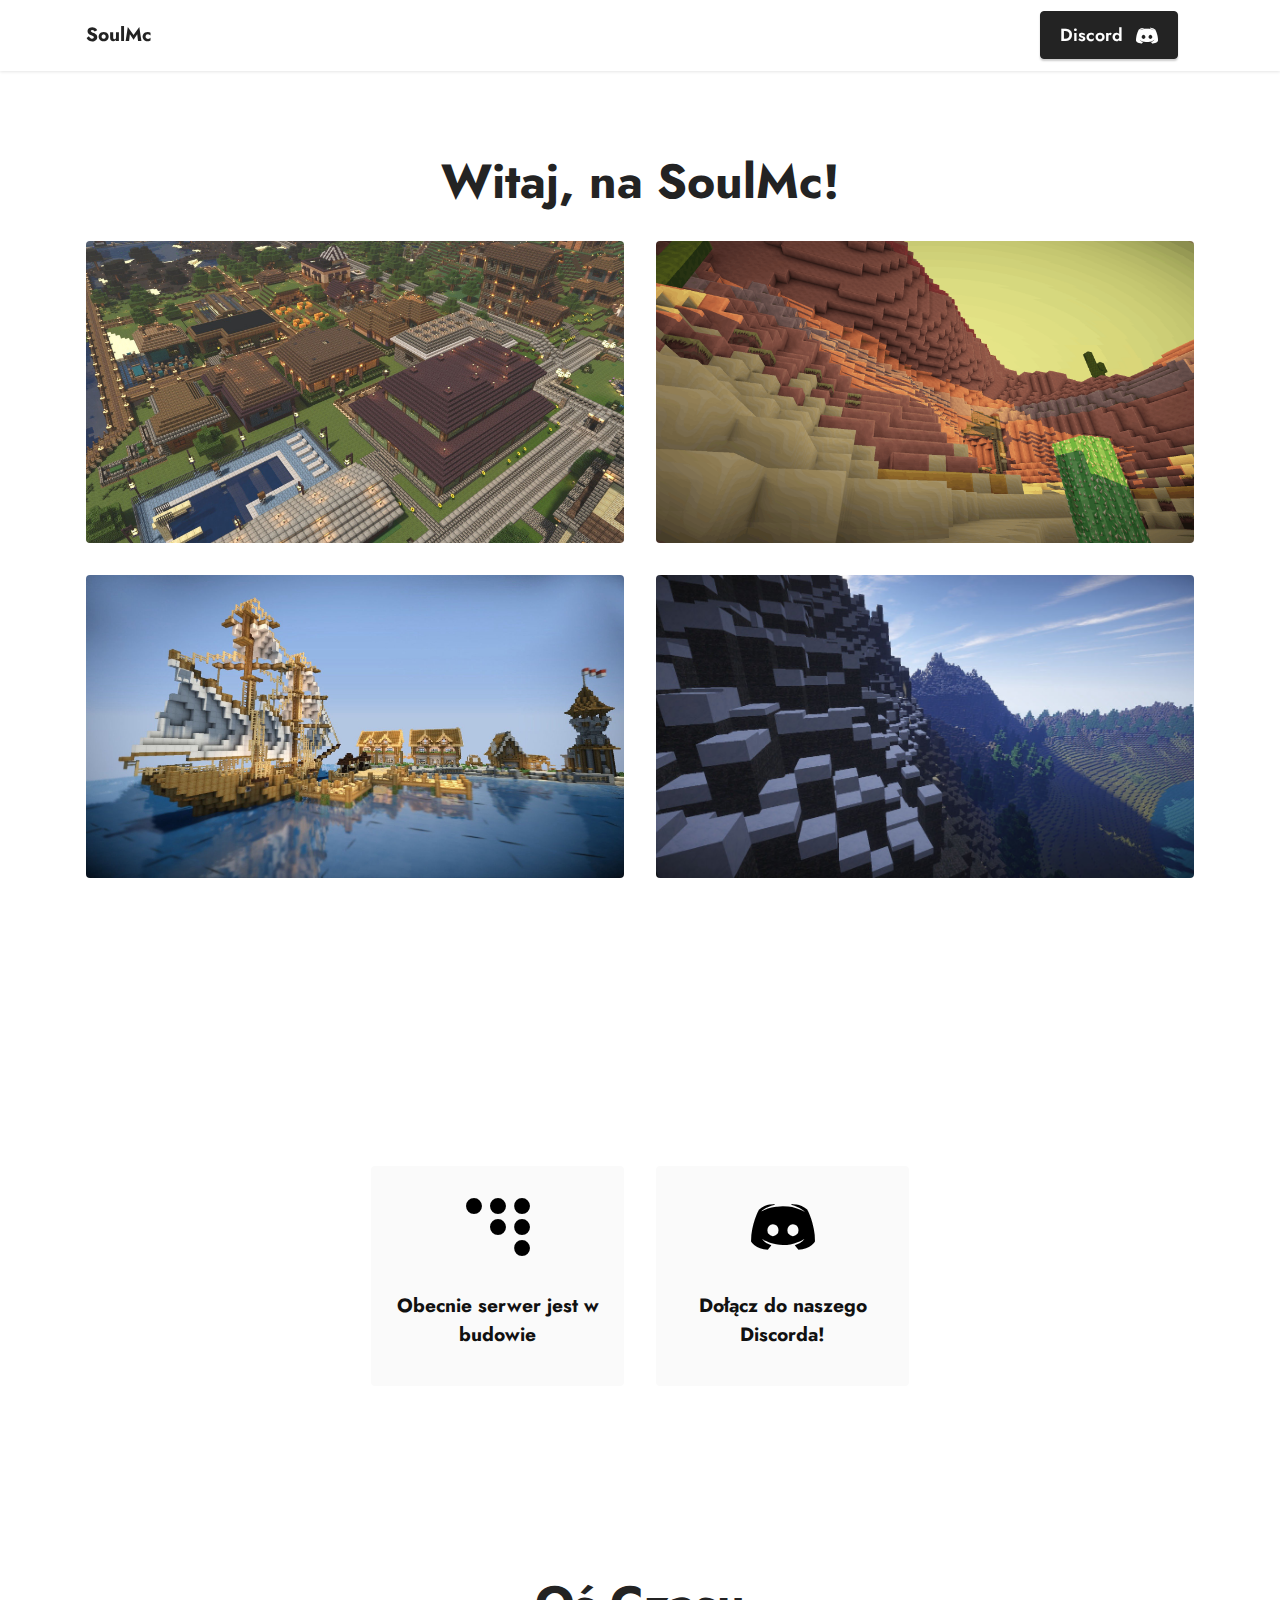
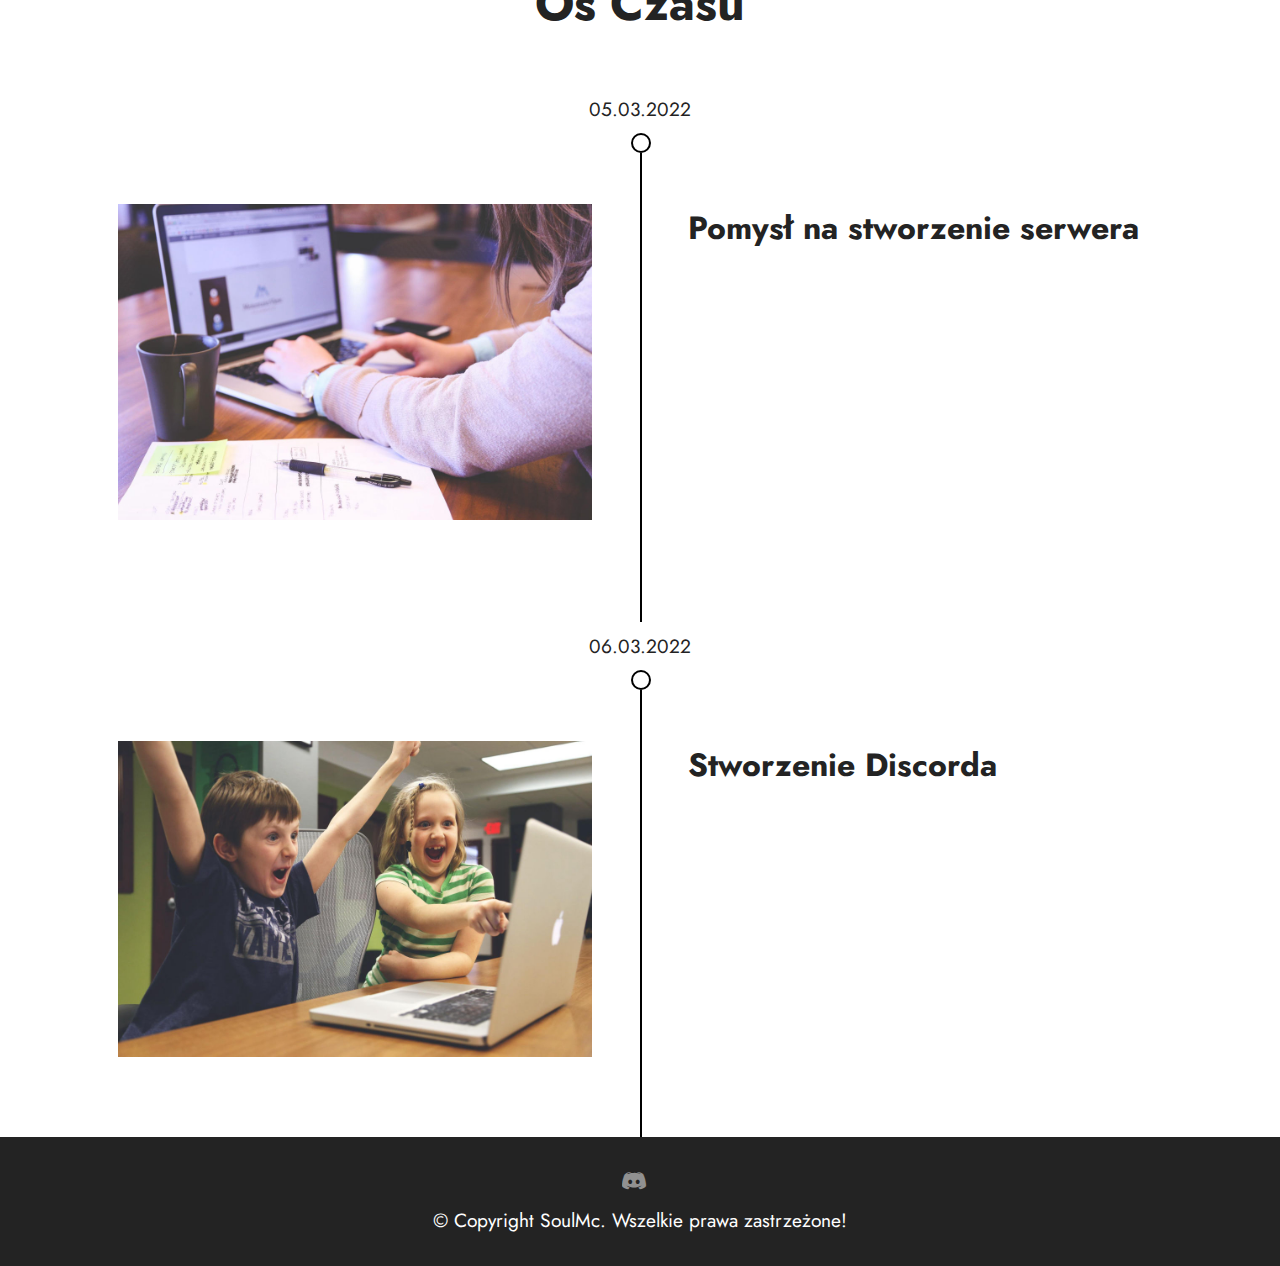
<file: index.html>
<!DOCTYPE html>
<html  >
<head>
  <!-- Site made with Mobirise Website Builder v5.6.5, https://mobirise.com -->
  <meta charset="UTF-8">
  <meta http-equiv="X-UA-Compatible" content="IE=edge">
  <meta name="generator" content="Mobirise v5.6.5, mobirise.com">
  <meta name="twitter:card" content="summary_large_image"/>
  <meta name="twitter:image:src" content="">
  <meta property="og:image" content="">
  <meta name="twitter:title" content="SoulMc Strona Główna">
  <meta name="viewport" content="width=device-width, initial-scale=1, minimum-scale=1">
  <link rel="shortcut icon" href="assets/images/logo.png" type="image/x-icon">
  <meta name="description" content="Strona Główna serwera Minecraft SoulMc">
  
  
  <title>SoulMc Strona Główna</title>
  <link rel="stylesheet" href="assets/web/assets/mobirise-icons2/mobirise2.css">
  <link rel="stylesheet" href="assets/bootstrap/css/bootstrap.min.css">
  <link rel="stylesheet" href="assets/bootstrap/css/bootstrap-grid.min.css">
  <link rel="stylesheet" href="assets/bootstrap/css/bootstrap-reboot.min.css">
  <link rel="stylesheet" href="assets/dropdown/css/style.css">
  <link rel="stylesheet" href="assets/socicon/css/styles.css">
  <link rel="stylesheet" href="assets/theme/css/style.css">
  <link rel="preload" href="https://fonts.googleapis.com/css?family=Jost:100,200,300,400,500,600,700,800,900,100i,200i,300i,400i,500i,600i,700i,800i,900i&display=swap" as="style" onload="this.onload=null;this.rel='stylesheet'">
  <noscript><link rel="stylesheet" href="https://fonts.googleapis.com/css?family=Jost:100,200,300,400,500,600,700,800,900,100i,200i,300i,400i,500i,600i,700i,800i,900i&display=swap"></noscript>
  <link rel="preload" as="style" href="assets/mobirise/css/mbr-additional.css"><link rel="stylesheet" href="assets/mobirise/css/mbr-additional.css" type="text/css">
  
  
  
  
</head>
<body>
  
  <section data-bs-version="5.1" class="menu menu3 cid-t3sjqFOAcg" once="menu" id="menu3-0">
    
    <nav class="navbar navbar-dropdown navbar-fixed-top navbar-expand-lg">
        <div class="container">
            <div class="navbar-brand">
                
                <span class="navbar-caption-wrap"><a class="navbar-caption text-black text-primary display-7" href="#top">SoulMc</a></span>
            </div>
            <button class="navbar-toggler" type="button" data-toggle="collapse" data-bs-toggle="collapse" data-target="#navbarSupportedContent" data-bs-target="#navbarSupportedContent" aria-controls="navbarNavAltMarkup" aria-expanded="false" aria-label="Toggle navigation">
                <div class="hamburger">
                    <span></span>
                    <span></span>
                    <span></span>
                    <span></span>
                </div>
            </button>
            <div class="collapse navbar-collapse" id="navbarSupportedContent">
                
                
                <div class="navbar-buttons mbr-section-btn"><a class="btn btn-black display-4" href="https://discord.gg/WYJfXTEeDs" target="_blank"><span class="socicon socicon-discord mbr-iconfont mbr-iconfont-btn"></span>Discord&nbsp;</a></div>
            </div>
        </div>
    </nav>
</section>

<section data-bs-version="5.1" class="gallery1 cid-t3sMo7CGLd" id="gallery1-9">
    
    
    <div class="container">
        <div class="mbr-section-head">
            <h4 class="mbr-section-title mbr-fonts-style align-center mb-0 display-2">
                <strong>Witaj, na SoulMc!</strong></h4>
            
        </div>
        <div class="row mt-4">
            <div class="item features-image сol-12 col-md-6 col-lg-6">
                <div class="item-wrapper">
                    <div class="item-img">
                        <img src="assets/images/mbr-1-1900x1069.jpg" alt="">
                    </div>
                    
                    
                </div>
            </div>
            <div class="item features-image сol-12 col-md-6 col-lg-6">
                <div class="item-wrapper">
                    <div class="item-img">
                        <img src="assets/images/mbr-1900x1006.png" alt="">
                    </div>
                    
                    
                </div>
            </div>
            <div class="item features-image сol-12 col-md-6 col-lg-6">
                <div class="item-wrapper">
                    <div class="item-img">
                        <img src="assets/images/mbr-1900x1069.jpg" alt="">
                    </div>
                    
                    
                </div>
            </div>
            <div class="item features-image сol-12 col-md-6 col-lg-6">
                <div class="item-wrapper">
                    <div class="item-img">
                        <img src="assets/images/mbr-1256x665.jpg" alt="" title="">
                    </div>
                    
                    
                </div>
            </div>
        </div>
    </div>
</section>

<section data-bs-version="5.1" class="features1 cid-t3slytF2Gx" id="features2-2">

    

    
    <div class="container">
        <div class="row justify-content-center">
            <div class="col-12 col-md-6 col-lg-3">
                <div class="card-wrapper">
                    <div class="card-box align-center">
                        <span class="mbr-iconfont socicon-coderwall socicon" style="color: rgb(0, 0, 0); fill: rgb(0, 0, 0);"></span>
                        <h4 class="card-title align-center mbr-black mbr-fonts-style display-7"><strong>Obecnie&nbsp;serwer jest w budowie</strong></h4>
                    </div>
                </div>
            </div>
            <div class="col-12 col-md-6 col-lg-3">
                <div class="card-wrapper">
                    <div class="card-box align-center">
                        <a href="https://discord.gg/WYJfXTEeDs" target="_blank"><span class="mbr-iconfont socicon-discord socicon" style="color: rgb(0, 0, 0); fill: rgb(0, 0, 0);"></span></a>
                        <h4 class="card-title align-center mbr-black mbr-fonts-style display-7"><strong>Dołącz do naszego Discorda!</strong></h4>
                    </div>
                </div>
            </div>
            
            
        </div>
    </div>
</section>

<section data-bs-version="5.1" class="timeline3 cid-t3sr9yxNlv" id="timeline3-7">
    
    
    <div class="container">
        <div class="mbr-section-head">
            <h3 class="mbr-section-title mbr-fonts-style align-center mb-0 display-2">
                <strong>Oś Czasu</strong></h3>
            
        </div>
        <div class="timelines-container mt-4">
            <div class="row timeline-element first-separline mb-5">
                <div class="timeline-date col-12">
                    <div class="timeline-date-wrapper">
                        <p class="mbr-timeline-date display-7">
                            05.03.2022</p>
                    </div>
                </div>
                <span class="iconBackground"></span>
                <div class="col-12 col-md-6">
                    <div class="image-wrapper">
                        <img src="assets/images/mbr-1128x752.jpg" alt="" title="">
                    </div>
                </div>
                <div class="col-12 col-md-6">
                    <div class="timeline-text-wrapper">
                        <h4 class="mbr-timeline-title mbr-fonts-style mb-0 display-5"><strong>Pomysł na stworzenie serwera</strong></h4>
                        <p class="mbr-text mbr-fonts-style mt-3 mb-0 display-7"></p>
                    </div>
                </div>
            </div>
            <div class="row timeline-element first-separline mb-5">
                <div class="timeline-date col-12">
                    <div class="timeline-date-wrapper">
                        <p class="mbr-timeline-date display-7">06.03.2022</p>
                    </div>
                </div>
                <span class="iconBackground"></span>
                <div class="col-12 col-md-6">
                    <div class="image-wrapper">
                        <img src="assets/images/mbr-1-1128x752.jpg" alt="" title="">
                    </div>
                </div>
                <div class="col-12 col-md-6">
                    <div class="timeline-text-wrapper">
                        <h4 class="mbr-timeline-title mbr-fonts-style mb-0 display-5">
                            <strong>Stworzenie Discorda</strong></h4>
                        <p class="mbr-text mbr-fonts-style mt-3 mb-0 display-7"></p>
                    </div>
                </div>
            </div>
            
            
            
            
            
            
            
            
            
            
        </div>
    </div>
</section>

<section data-bs-version="5.1" class="footer3 cid-t3sr35sWlf mbr-reveal" once="footers" id="footer3-5">

    

    

    <div class="container">
        <div class="media-container-row align-center mbr-white">
            
            <div class="row social-row">
                <div class="social-list align-right pb-2">
                    
                    
                    
                    
                    
                    
                <div class="soc-item">
                        <a href="https://discord.gg/WYJfXTEeDs" target="_blank">
                            <span class="mbr-iconfont mbr-iconfont-social socicon-discord socicon"></span>
                        </a>
                    </div></div>
            </div>
            <div class="row row-copirayt">
                <p class="mbr-text mb-0 mbr-fonts-style mbr-white align-center display-7">
                    © Copyright SoulMc. Wszelkie prawa zastrzeżone!</p>
            </div>
        </div>
    </div>
  
</body>
</html>
</file>
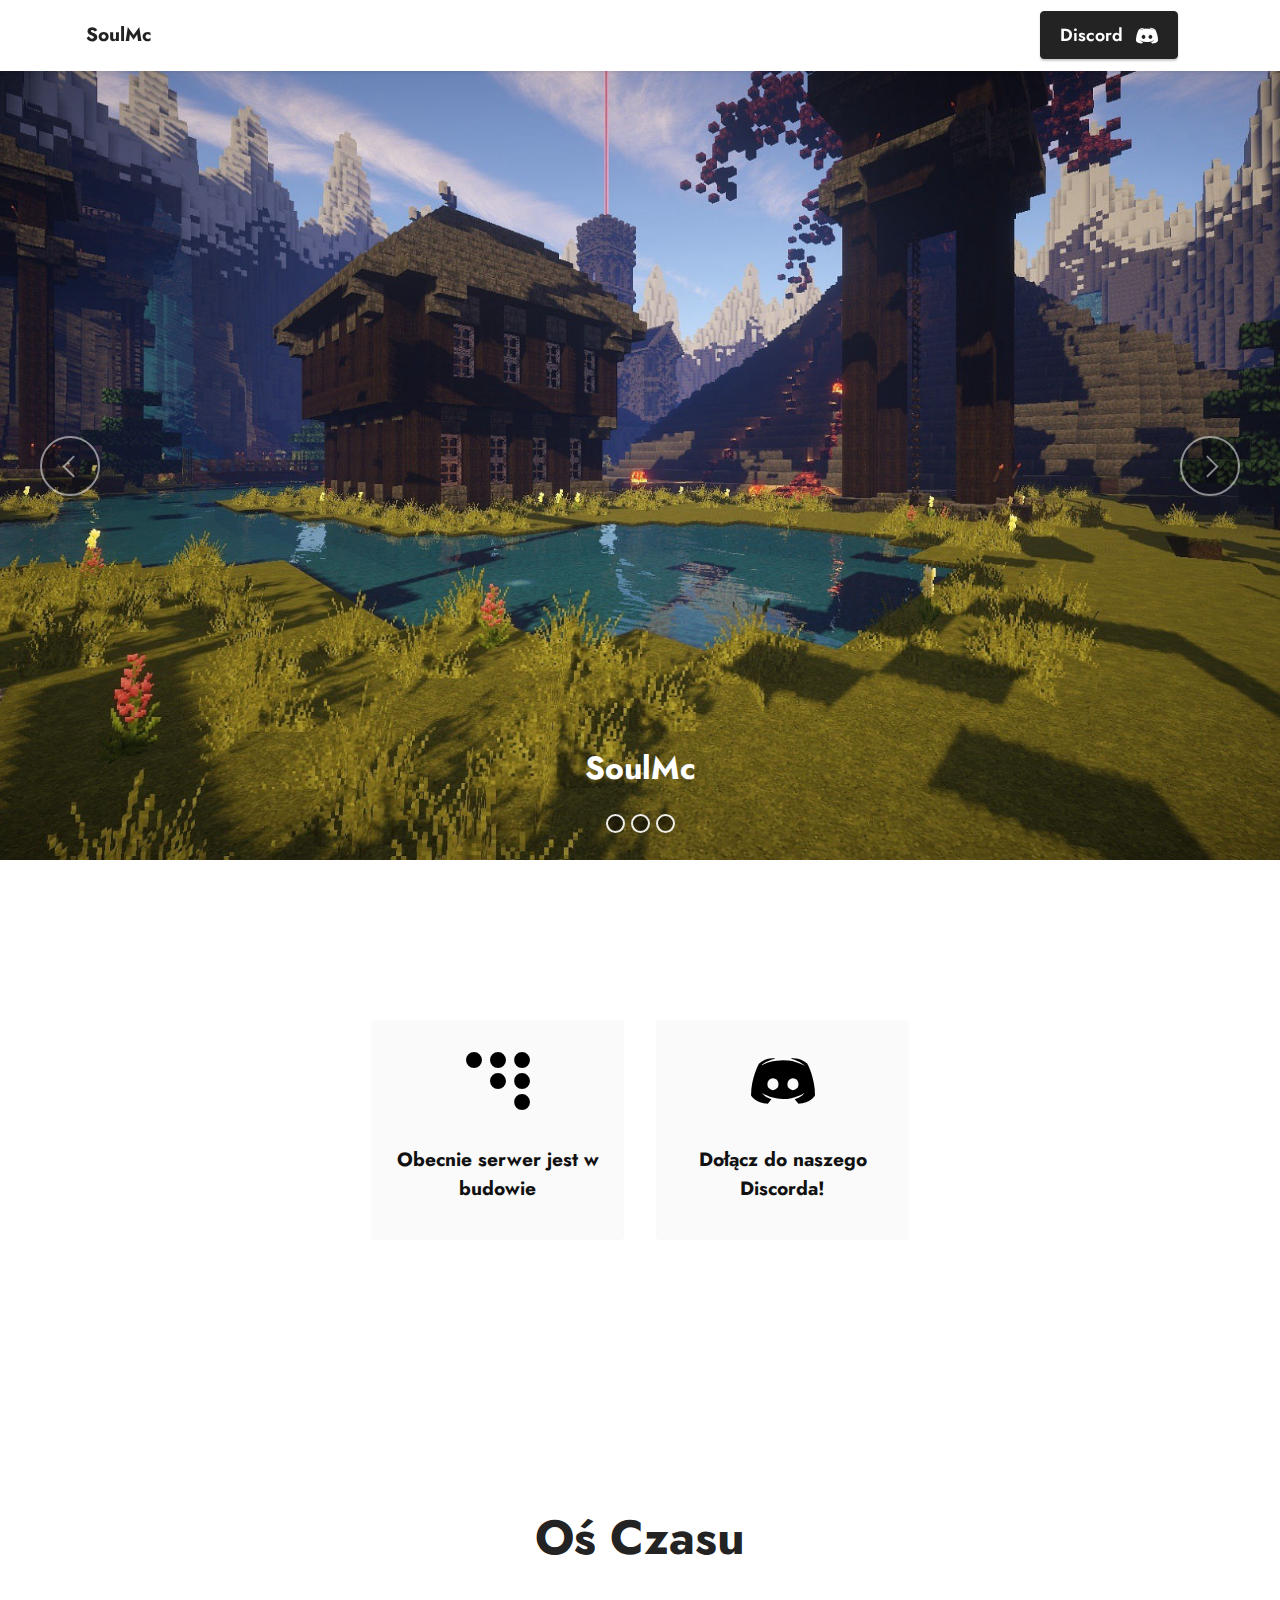
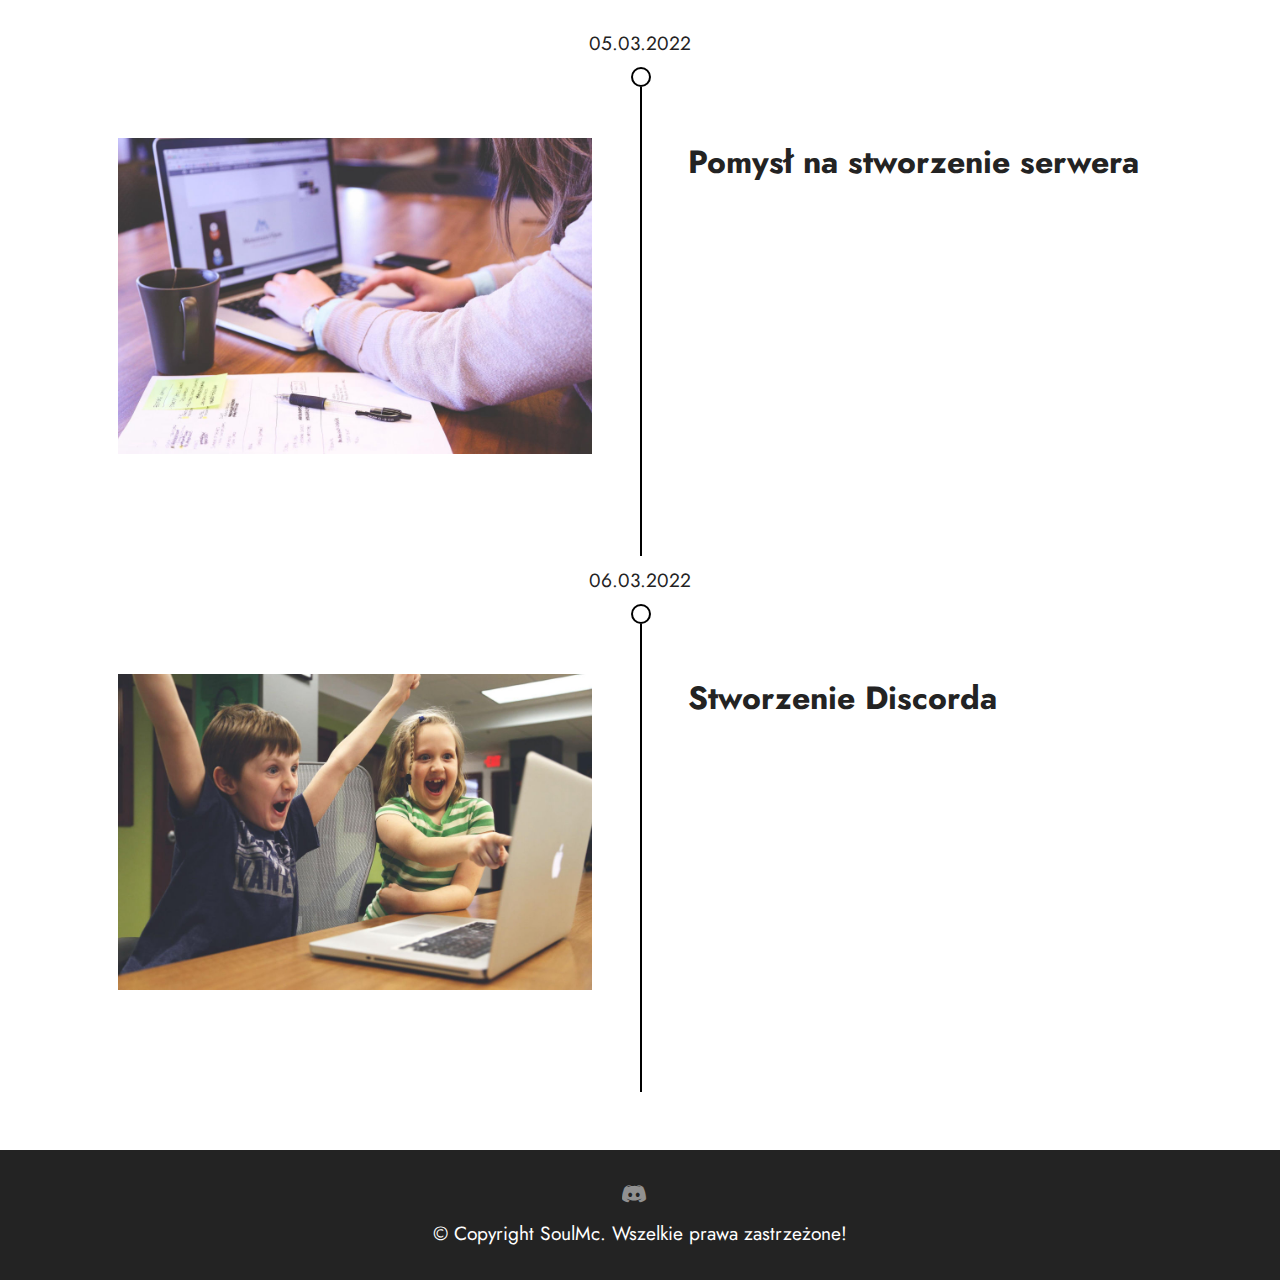
<file: Nowy folder/index.html>
<!DOCTYPE html>
<html  >
<head>
  <meta charset="UTF-8">
  <meta http-equiv="X-UA-Compatible" content="IE=edge">
  <meta name="twitter:card" content="summary_large_image"/>
  <meta name="twitter:image:src" content="">
  <meta property="og:image" content="">
  <meta name="twitter:title" content="SoulMc Strona Główna">
  <meta name="viewport" content="width=device-width, initial-scale=1, minimum-scale=1">
  <link rel="shortcut icon" href="assets/images/logo.png" type="image/x-icon">
  <meta name="description" content="Strona Główna serwera Minecraft SoulMc">
  
  
  <title>SoulMc Strona Główna</title>
  <link rel="stylesheet" href="assets/web/assets/mobirise-icons2/mobirise2.css">
  <link rel="stylesheet" href="assets/bootstrap/css/bootstrap.min.css">
  <link rel="stylesheet" href="assets/bootstrap/css/bootstrap-grid.min.css">
  <link rel="stylesheet" href="assets/bootstrap/css/bootstrap-reboot.min.css">
  <link rel="stylesheet" href="assets/dropdown/css/style.css">
  <link rel="stylesheet" href="assets/socicon/css/styles.css">
  <link rel="stylesheet" href="assets/theme/css/style.css">
  <link rel="preload" href="https://fonts.googleapis.com/css?family=Jost:100,200,300,400,500,600,700,800,900,100i,200i,300i,400i,500i,600i,700i,800i,900i&display=swap" as="style" onload="this.onload=null;this.rel='stylesheet'">
  <noscript><link rel="stylesheet" href="https://fonts.googleapis.com/css?family=Jost:100,200,300,400,500,600,700,800,900,100i,200i,300i,400i,500i,600i,700i,800i,900i&display=swap"></noscript>
  <link rel="preload" as="style" href="assets/mobirise/css/mbr-additional.css"><link rel="stylesheet" href="assets/mobirise/css/mbr-additional.css" type="text/css">
  
  
  
  
</head>
<body>
  
  <section data-bs-version="5.1" class="menu menu3 cid-t3sjqFOAcg" once="menu" id="menu3-0">
    
    <nav class="navbar navbar-dropdown navbar-fixed-top navbar-expand-lg">
        <div class="container">
            <div class="navbar-brand">
                
                <span class="navbar-caption-wrap"><a class="navbar-caption text-black display-7" href="https://mobiri.se">SoulMc</a></span>
            </div>
            <button class="navbar-toggler" type="button" data-toggle="collapse" data-bs-toggle="collapse" data-target="#navbarSupportedContent" data-bs-target="#navbarSupportedContent" aria-controls="navbarNavAltMarkup" aria-expanded="false" aria-label="Toggle navigation">
                <div class="hamburger">
                    <span></span>
                    <span></span>
                    <span></span>
                    <span></span>
                </div>
            </button>
            <div class="collapse navbar-collapse" id="navbarSupportedContent">
                
                
                <div class="navbar-buttons mbr-section-btn"><a class="btn btn-black display-4" href="https://discord.gg/WYJfXTEeDs" target="_blank"><span class="socicon socicon-discord mbr-iconfont mbr-iconfont-btn"></span>Discord&nbsp;</a></div>
            </div>
        </div>
    </nav>
</section>

<section data-bs-version="5.1" class="slider1 cid-t3slENqBXI" id="slider1-4">
    
    <div class="carousel slide carousel-fade" id="t3sudI37cA" data-interval="6000" data-bs-interval="6000">
        <ol class="carousel-indicators">
            <li data-slide-to="0" data-bs-slide-to="0" class="active" data-target="#t3sudI37cA" data-bs-target="#t3sudI37cA"></li><li data-slide-to="1" data-bs-slide-to="1" class="active" data-target="#t3sudI37cA" data-bs-target="#t3sudI37cA"></li><li data-slide-to="2" data-bs-slide-to="2" class="active" data-target="#t3sudI37cA" data-bs-target="#t3sudI37cA"></li>
            
            
        </ol>
        <div class="carousel-inner">
            <div class="carousel-item slider-image item active">
                <div class="item-wrapper">
                    <img class="d-block w-100" src="assets/images/mbr-1900x1006.jpg" alt="Mobirise Website Builder" data-slide-to="0" data-bs-slide-to="0">
                    
                    <div class="carousel-caption">
                        <h5 class="mbr-section-subtitle mbr-fonts-style display-5">
                            <strong>SoulMc</strong></h5>
                        
                    </div>
                </div>
            </div><div class="carousel-item slider-image item">
                <div class="item-wrapper">
                    <img class="d-block w-100" src="assets/images/mbr-1900x1006.png" alt="Mobirise Website Builder" data-slide-to="1" data-bs-slide-to="1">
                    
                    <div class="carousel-caption">
                        <h5 class="mbr-section-subtitle mbr-fonts-style display-5">
                            <strong>SoulMc</strong></h5>
                        
                    </div>
                </div>
            </div><div class="carousel-item slider-image item">
                <div class="item-wrapper">
                    <img class="d-block w-100" src="assets/images/mbr-1900x1069.jpg" alt="Mobirise Website Builder" data-slide-to="2" data-bs-slide-to="2">
                    
                    <div class="carousel-caption">
                        <h5 class="mbr-section-subtitle mbr-fonts-style display-5">
                            <strong>SoulMc</strong></h5>
                        
                    </div>
                </div>
            </div>
            
            
        </div>
        <a class="carousel-control carousel-control-prev" role="button" data-slide="prev" data-bs-slide="prev" href="#t3sudI37cA">
            <span class="mobi-mbri mobi-mbri-arrow-prev" aria-hidden="true"></span>
            <span class="sr-only visually-hidden">Previous</span>
        </a>
        <a class="carousel-control carousel-control-next" role="button" data-slide="next" data-bs-slide="next" href="#t3sudI37cA">
            <span class="mobi-mbri mobi-mbri-arrow-next" aria-hidden="true"></span>
            <span class="sr-only visually-hidden">Next</span>
        </a>
    </div>
</section>

<section data-bs-version="5.1" class="features1 cid-t3slytF2Gx" id="features2-2">

    

    
    <div class="container">
        <div class="row justify-content-center">
            <div class="col-12 col-md-6 col-lg-3">
                <div class="card-wrapper">
                    <div class="card-box align-center">
                        <span class="mbr-iconfont socicon-coderwall socicon" style="color: rgb(0, 0, 0); fill: rgb(0, 0, 0);"></span>
                        <h4 class="card-title align-center mbr-black mbr-fonts-style display-7"><strong>Obecnie&nbsp;serwer jest w budowie</strong></h4>
                    </div>
                </div>
            </div>
            <div class="col-12 col-md-6 col-lg-3">
                <div class="card-wrapper">
                    <div class="card-box align-center">
                        <a href="https://discord.gg/WYJfXTEeDs" target="_blank"><span class="mbr-iconfont socicon-discord socicon" style="color: rgb(0, 0, 0); fill: rgb(0, 0, 0);"></span></a>
                        <h4 class="card-title align-center mbr-black mbr-fonts-style display-7"><strong>Dołącz do naszego Discorda!</strong></h4>
                    </div>
                </div>
            </div>
            
            
        </div>
    </div>
</section>

<section data-bs-version="5.1" class="timeline3 cid-t3sr9yxNlv" id="timeline3-7">
    
    
    <div class="container">
        <div class="mbr-section-head">
            <h3 class="mbr-section-title mbr-fonts-style align-center mb-0 display-2">
                <strong>Oś Czasu</strong></h3>
            
        </div>
        <div class="timelines-container mt-4">
            <div class="row timeline-element first-separline mb-5">
                <div class="timeline-date col-12">
                    <div class="timeline-date-wrapper">
                        <p class="mbr-timeline-date display-7">
                            05.03.2022</p>
                    </div>
                </div>
                <span class="iconBackground"></span>
                <div class="col-12 col-md-6">
                    <div class="image-wrapper">
                        <img src="assets/images/mbr-1128x752.jpg" alt="" title="">
                    </div>
                </div>
                <div class="col-12 col-md-6">
                    <div class="timeline-text-wrapper">
                        <h4 class="mbr-timeline-title mbr-fonts-style mb-0 display-5"><strong>Pomysł na stworzenie serwera</strong></h4>
                        <p class="mbr-text mbr-fonts-style mt-3 mb-0 display-7"></p>
                    </div>
                </div>
            </div>
            <div class="row timeline-element first-separline mb-5">
                <div class="timeline-date col-12">
                    <div class="timeline-date-wrapper">
                        <p class="mbr-timeline-date display-7">06.03.2022</p>
                    </div>
                </div>
                <span class="iconBackground"></span>
                <div class="col-12 col-md-6">
                    <div class="image-wrapper">
                        <img src="assets/images/mbr-1-1128x752.jpg" alt="" title="">
                    </div>
                </div>
                <div class="col-12 col-md-6">
                    <div class="timeline-text-wrapper">
                        <h4 class="mbr-timeline-title mbr-fonts-style mb-0 display-5">
                            <strong>Stworzenie Discorda</strong></h4>
                        <p class="mbr-text mbr-fonts-style mt-3 mb-0 display-7"></p>
                    </div>
                </div>
            </div>
            
            
            
            
            
            
            
            
            
            
        </div>
    </div>
</section>

<section data-bs-version="5.1" class="footer3 cid-t3sr35sWlf mbr-reveal" once="footers" id="footer3-5">

    

    

    <div class="container">
        <div class="media-container-row align-center mbr-white">
            
            <div class="row social-row">
                <div class="social-list align-right pb-2">
                    
                    
                    
                    
                    
                    
                <div class="soc-item">
                        <a href="https://discord.gg/WYJfXTEeDs" target="_blank">
                            <span class="mbr-iconfont mbr-iconfont-social socicon-discord socicon"></span>
                        </a>
                    </div></div>
            </div>
            <div class="row row-copirayt">
                <p class="mbr-text mb-0 mbr-fonts-style mbr-white align-center display-7">
                    © Copyright SoulMc. Wszelkie prawa zastrzeżone!</p>
            </div>
        </div>
    </div> 
  
  
</body>
</html>
</file>
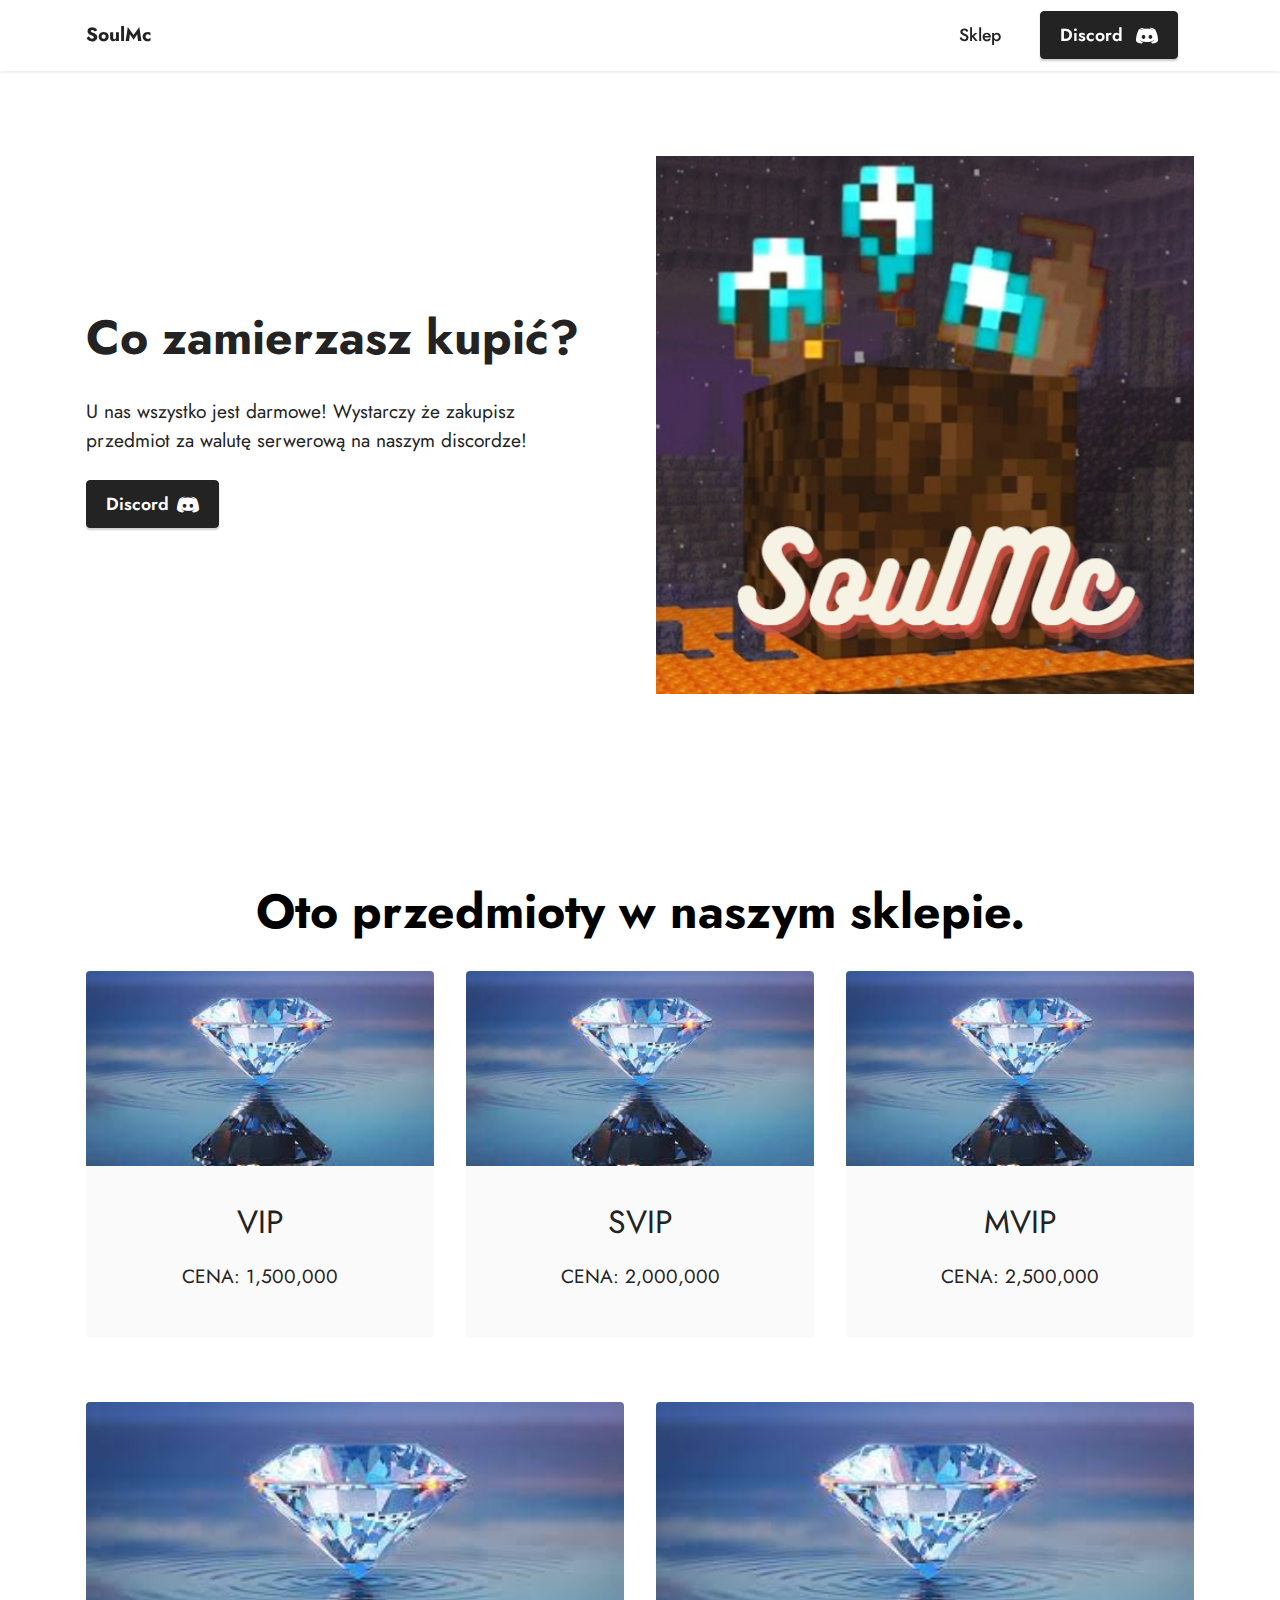
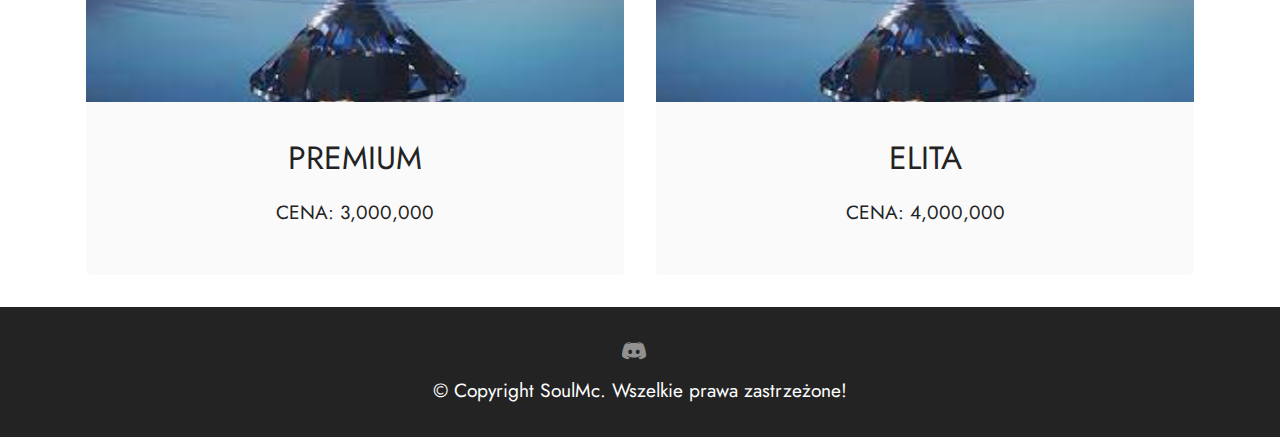
<file: sklep.html>
<!DOCTYPE html>
<html  >
<head>
  <meta charset="UTF-8">
  <meta http-equiv="X-UA-Compatible" content="IE=edge">
  <meta name="generator" content="Mobirise v5.6.5, mobirise.com">
  <meta name="twitter:card" content="summary_large_image"/>
  <meta name="twitter:image:src" content="">
  <meta property="og:image" content="">
  <meta name="twitter:title" content="SoulMc Sklep">
  <meta name="viewport" content="width=device-width, initial-scale=1, minimum-scale=1">
  <link rel="shortcut icon" href="assets/images/logo.png" type="image/x-icon">
  <meta name="description" content="Sklep serwera SoulMc">
  
  
  <title>SoulMc Sklep</title>
  <link rel="stylesheet" href="assets/web/assets/mobirise-icons2/mobirise2.css">
  <link rel="stylesheet" href="assets/bootstrap/css/bootstrap.min.css">
  <link rel="stylesheet" href="assets/bootstrap/css/bootstrap-grid.min.css">
  <link rel="stylesheet" href="assets/bootstrap/css/bootstrap-reboot.min.css">
  <link rel="stylesheet" href="assets/dropdown/css/style.css">
  <link rel="stylesheet" href="assets/socicon/css/styles.css">
  <link rel="stylesheet" href="assets/theme/css/style.css">
  <link rel="preload" href="https://fonts.googleapis.com/css?family=Jost:100,200,300,400,500,600,700,800,900,100i,200i,300i,400i,500i,600i,700i,800i,900i&display=swap" as="style" onload="this.onload=null;this.rel='stylesheet'">
  <noscript><link rel="stylesheet" href="https://fonts.googleapis.com/css?family=Jost:100,200,300,400,500,600,700,800,900,100i,200i,300i,400i,500i,600i,700i,800i,900i&display=swap"></noscript>
  <link rel="preload" as="style" href="assets/mobirise/css/mbr-additional.css"><link rel="stylesheet" href="assets/mobirise/css/mbr-additional.css" type="text/css">
  
  
  
  
</head>
<body>
  
  <section data-bs-version="5.1" class="menu menu3 cid-t3sjqFOAcg" once="menu" id="menu3-a">
    
    <nav class="navbar navbar-dropdown navbar-fixed-top navbar-expand-lg">
        <div class="container">
            <div class="navbar-brand">
                
                <span class="navbar-caption-wrap"><a class="navbar-caption text-black text-primary display-7" href="index.html">SoulMc</a></span>
            </div>
            <button class="navbar-toggler" type="button" data-toggle="collapse" data-bs-toggle="collapse" data-target="#navbarSupportedContent" data-bs-target="#navbarSupportedContent" aria-controls="navbarNavAltMarkup" aria-expanded="false" aria-label="Toggle navigation">
                <div class="hamburger">
                    <span></span>
                    <span></span>
                    <span></span>
                    <span></span>
                </div>
            </button>
            <div class="collapse navbar-collapse" id="navbarSupportedContent">
                <ul class="navbar-nav nav-dropdown" data-app-modern-menu="true"><li class="nav-item"><a class="nav-link link text-black text-primary display-4" href="sklep.html">Sklep</a>
                    </li></ul>
                
                <div class="navbar-buttons mbr-section-btn"><a class="btn btn-black display-4" href="https://discord.gg/WYJfXTEeDs" target="_blank"><span class="socicon socicon-discord mbr-iconfont mbr-iconfont-btn"></span>Discord&nbsp;</a></div>
            </div>
        </div>
    </nav>
</section>

<section data-bs-version="5.1" class="features18 cid-t3VXe8S0qX" id="features19-h">

    

    
    <div class="container">
        <div class="row justify-content-center">
            <div class="card col-12 col-lg">
                <div class="card-wrapper">
                    <h6 class="card-title mbr-fonts-style mb-4 display-2">
                        <strong>Co zamierzasz kupić?</strong></h6>
                    <p class="mbr-text mbr-fonts-style display-7">U nas wszystko jest darmowe! Wystarczy że zakupisz przedmiot za walutę serwerową na naszym discordze!</p>
                    <div class="mbr-section-btn"><a class="btn btn-black display-4" href="https://discord.gg/WYJfXTEeDs" target="_blank"><span class="socicon socicon-discord mbr-iconfont mbr-iconfont-btn"></span>Discord</a></div>
                </div>
            </div>
            <div class="col-12 col-lg-6">
                <div class="image-wrapper">
                    <img src="assets/images/2.jpg" alt="Mobirise Website Builder">
                </div>
            </div>
        </div>
    </div>
</section>

<section data-bs-version="5.1" class="gallery2 cid-t3VYe08GKf" id="gallery2-i">
    
    
    <div class="container">
        <div class="mbr-section-head">
            <h4 class="mbr-section-title mbr-fonts-style align-center mb-0 display-2"><strong>Oto przedmioty w naszym sklepie.</strong></h4>
            
        </div>
        <div class="row mt-4">
            
            <div class="item features-image сol-12 col-md-6 col-lg-4 active">
                <div class="item-wrapper">
                    <div class="item-img">
                        <img src="assets/images/features2.jpg" alt="Mobirise Website Builder">
                    </div>
                    <div class="item-content">
                        <h5 class="item-title mbr-fonts-style display-5">VIP</h5>
                        
                        <p class="mbr-text mbr-fonts-style mt-3 display-7">CENA:&nbsp;1,500,000</p>
                    </div>
                    
                </div>
            </div>
            <div class="item features-image сol-12 col-md-6 col-lg-4">
                <div class="item-wrapper">
                    <div class="item-img">
                        <img src="assets/images/features3.jpg" alt="Mobirise Website Builder">
                    </div>
                    <div class="item-content">
                        <h5 class="item-title mbr-fonts-style display-5">SVIP</h5>
                        
                        <p class="mbr-text mbr-fonts-style mt-3 display-7">CENA: 2,000,000</p>
                    </div>
                    
                </div>
            </div>
            <div class="item features-image сol-12 col-md-6 col-lg-4">
                <div class="item-wrapper">
                    <div class="item-img">
                        <img src="assets/images/features4.jpg" alt="Mobirise Website Builder" title="">
                    </div>
                    <div class="item-content">
                        <h5 class="item-title mbr-fonts-style display-5">MVIP</h5>
                        
                        <p class="mbr-text mbr-fonts-style mt-3 display-7">CENA: 2,500,000</p>
                    </div>
                    
                </div>
            </div>
        </div>
    </div>
</section>

<section data-bs-version="5.1" class="gallery2 cid-t3VZ0hxF9v" id="gallery2-k">
    
    
    <div class="container">
        
        <div class="row mt-4">
            <div class="item features-image сol-12 col-md-6 col-lg-6">
                <div class="item-wrapper">
                    <div class="item-img">
                        <img src="assets/images/features1.jpg" alt="Mobirise Website Builder">
                    </div>
                    <div class="item-content">
                        <h5 class="item-title mbr-fonts-style display-5">PREMIUM</h5>
                        
                        <p class="mbr-text mbr-fonts-style mt-3 display-7">
                            CENA: 3,000,000
                        </p>
                    </div>
                    
                </div>
            </div>
            <div class="item features-image сol-12 col-md-6 col-lg-6">
                <div class="item-wrapper">
                    <div class="item-img">
                        <img src="assets/images/features2.jpg" alt="Mobirise Website Builder">
                    </div>
                    <div class="item-content">
                        <h5 class="item-title mbr-fonts-style display-5">ELITA</h5>
                        
                        <p class="mbr-text mbr-fonts-style mt-3 display-7">CENA: 4,000,000</p>
                    </div>
                    
                </div>
            </div>
            
            
        </div>
    </div>
</section>

<section data-bs-version="5.1" class="footer3 cid-t3sr35sWlf mbr-reveal" once="footers" id="footer3-b">

    

    

    <div class="container">
        <div class="media-container-row align-center mbr-white">
            
            <div class="row social-row">
                <div class="social-list align-right pb-2">
                    
                    
                    
                    
                    
                    
                <div class="soc-item">
                        <a href="https://discord.gg/WYJfXTEeDs" target="_blank">
                            <span class="mbr-iconfont mbr-iconfont-social socicon-discord socicon"></span>
                        </a>
                    </div></div>
            </div>
            <div class="row row-copirayt">
                <p class="mbr-text mb-0 mbr-fonts-style mbr-white align-center display-7">
                    © Copyright SoulMc. Wszelkie prawa zastrzeżone!</p>
            </div>
        </div>
    </div>
</body>
</html>
</file>
<file: assets/web/assets/mobirise-icons2/mobirise2.css>
@font-face {
  font-family: 'Moririse2';
  font-display: swap;
  src:  url('mobirise2.eot?f2bix4');
  src:  url('mobirise2.eot?f2bix4#iefix') format('embedded-opentype'),
    url('mobirise2.ttf?f2bix4') format('truetype'),
    url('mobirise2.woff?f2bix4') format('woff'),
    url('mobirise2.svg?f2bix4#mobirise2') format('svg');
  font-weight: normal;
  font-style: normal;
}

[class^="mobi-"], [class*=" mobi-"] {
  /* use !important to prevent issues with browser extensions that change fonts */
  font-family: 'Moririse2' !important;
  speak: none;
  font-style: normal;
  font-weight: normal;
  font-variant: normal;
  text-transform: none;
  line-height: 1;

  /* Better Font Rendering =========== */
  -webkit-font-smoothing: antialiased;
  -moz-osx-font-smoothing: grayscale;
}

.mobi-mbri-add-submenu:before {
  content: "\e900";
}
.mobi-mbri-alert:before {
  content: "\e901";
}
.mobi-mbri-align-center:before {
  content: "\e902";
}
.mobi-mbri-align-justify:before {
  content: "\e903";
}
.mobi-mbri-align-left:before {
  content: "\e904";
}
.mobi-mbri-align-right:before {
  content: "\e905";
}
.mobi-mbri-android:before {
  content: "\e906";
}
.mobi-mbri-apple:before {
  content: "\e907";
}
.mobi-mbri-arrow-down:before {
  content: "\e908";
}
.mobi-mbri-arrow-next:before {
  content: "\e909";
}
.mobi-mbri-arrow-prev:before {
  content: "\e90a";
}
.mobi-mbri-arrow-up:before {
  content: "\e90b";
}
.mobi-mbri-bold:before {
  content: "\e90c";
}
.mobi-mbri-bookmark:before {
  content: "\e90d";
}
.mobi-mbri-bootstrap:before {
  content: "\e90e";
}
.mobi-mbri-briefcase:before {
  content: "\e90f";
}
.mobi-mbri-browse:before {
  content: "\e910";
}
.mobi-mbri-bulleted-list:before {
  content: "\e911";
}
.mobi-mbri-calendar:before {
  content: "\e912";
}
.mobi-mbri-camera:before {
  content: "\e913";
}
.mobi-mbri-cart-add:before {
  content: "\e914";
}
.mobi-mbri-cart-full:before {
  content: "\e915";
}
.mobi-mbri-cash:before {
  content: "\e916";
}
.mobi-mbri-change-style:before {
  content: "\e917";
}
.mobi-mbri-chat:before {
  content: "\e918";
}
.mobi-mbri-clock:before {
  content: "\e919";
}
.mobi-mbri-close:before {
  content: "\e91a";
}
.mobi-mbri-cloud:before {
  content: "\e91b";
}
.mobi-mbri-code:before {
  content: "\e91c";
}
.mobi-mbri-contact-form:before {
  content: "\e91d";
}
.mobi-mbri-credit-card:before {
  content: "\e91e";
}
.mobi-mbri-cursor-click:before {
  content: "\e91f";
}
.mobi-mbri-cust-feedback:before {
  content: "\e920";
}
.mobi-mbri-database:before {
  content: "\e921";
}
.mobi-mbri-delivery:before {
  content: "\e922";
}
.mobi-mbri-desktop:before {
  content: "\e923";
}
.mobi-mbri-devices:before {
  content: "\e924";
}
.mobi-mbri-down:before {
  content: "\e925";
}
.mobi-mbri-download-2:before {
  content: "\e926";
}
.mobi-mbri-download:before {
  content: "\e927";
}
.mobi-mbri-drag-n-drop-2:before {
  content: "\e928";
}
.mobi-mbri-drag-n-drop:before {
  content: "\e929";
}
.mobi-mbri-edit-2:before {
  content: "\e92a";
}
.mobi-mbri-edit:before {
  content: "\e92b";
}
.mobi-mbri-error:before {
  content: "\e92c";
}
.mobi-mbri-extension:before {
  content: "\e92d";
}
.mobi-mbri-features:before {
  content: "\e92e";
}
.mobi-mbri-file:before {
  content: "\e92f";
}
.mobi-mbri-flag:before {
  content: "\e930";
}
.mobi-mbri-folder:before {
  content: "\e931";
}
.mobi-mbri-gift:before {
  content: "\e932";
}
.mobi-mbri-github:before {
  content: "\e933";
}
.mobi-mbri-globe-2:before {
  content: "\e934";
}
.mobi-mbri-globe:before {
  content: "\e935";
}
.mobi-mbri-growing-chart:before {
  content: "\e936";
}
.mobi-mbri-hearth:before {
  content: "\e937";
}
.mobi-mbri-help:before {
  content: "\e938";
}
.mobi-mbri-home:before {
  content: "\e939";
}
.mobi-mbri-hot-cup:before {
  content: "\e93a";
}
.mobi-mbri-idea:before {
  content: "\e93b";
}
.mobi-mbri-image-gallery:before {
  content: "\e93c";
}
.mobi-mbri-image-slider:before {
  content: "\e93d";
}
.mobi-mbri-info:before {
  content: "\e93e";
}
.mobi-mbri-italic:before {
  content: "\e93f";
}
.mobi-mbri-key:before {
  content: "\e940";
}
.mobi-mbri-laptop:before {
  content: "\e941";
}
.mobi-mbri-layers:before {
  content: "\e942";
}
.mobi-mbri-left-right:before {
  content: "\e943";
}
.mobi-mbri-left:before {
  content: "\e944";
}
.mobi-mbri-letter:before {
  content: "\e945";
}
.mobi-mbri-like:before {
  content: "\e946";
}
.mobi-mbri-link:before {
  content: "\e947";
}
.mobi-mbri-lock:before {
  content: "\e948";
}
.mobi-mbri-login:before {
  content: "\e949";
}
.mobi-mbri-logout:before {
  content: "\e94a";
}
.mobi-mbri-magic-stick:before {
  content: "\e94b";
}
.mobi-mbri-map-pin:before {
  content: "\e94c";
}
.mobi-mbri-menu:before {
  content: "\e94d";
}
.mobi-mbri-mobile-2:before {
  content: "\e94e";
}
.mobi-mbri-mobile-horizontal:before {
  content: "\e94f";
}
.mobi-mbri-mobile:before {
  content: "\e950";
}
.mobi-mbri-mobirise:before {
  content: "\e951";
}
.mobi-mbri-more-horizontal:before {
  content: "\e952";
}
.mobi-mbri-more-vertical:before {
  content: "\e953";
}
.mobi-mbri-music:before {
  content: "\e954";
}
.mobi-mbri-new-file:before {
  content: "\e955";
}
.mobi-mbri-numbered-list:before {
  content: "\e956";
}
.mobi-mbri-opened-folder:before {
  content: "\e957";
}
.mobi-mbri-pages:before {
  content: "\e958";
}
.mobi-mbri-paper-plane:before {
  content: "\e959";
}
.mobi-mbri-paperclip:before {
  content: "\e95a";
}
.mobi-mbri-phone:before {
  content: "\e95b";
}
.mobi-mbri-photo:before {
  content: "\e95c";
}
.mobi-mbri-photos:before {
  content: "\e95d";
}
.mobi-mbri-pin:before {
  content: "\e95e";
}
.mobi-mbri-play:before {
  content: "\e95f";
}
.mobi-mbri-plus:before {
  content: "\e960";
}
.mobi-mbri-preview:before {
  content: "\e961";
}
.mobi-mbri-print:before {
  content: "\e962";
}
.mobi-mbri-protect:before {
  content: "\e963";
}
.mobi-mbri-question:before {
  content: "\e964";
}
.mobi-mbri-quote-left:before {
  content: "\e965";
}
.mobi-mbri-quote-right:before {
  content: "\e966";
}
.mobi-mbri-redo:before {
  content: "\e967";
}
.mobi-mbri-refresh:before {
  content: "\e968";
}
.mobi-mbri-responsive-2:before {
  content: "\e969";
}
.mobi-mbri-responsive:before {
  content: "\e96a";
}
.mobi-mbri-right:before {
  content: "\e96b";
}
.mobi-mbri-rocket:before {
  content: "\e96c";
}
.mobi-mbri-sad-face:before {
  content: "\e96d";
}
.mobi-mbri-sale:before {
  content: "\e96e";
}
.mobi-mbri-save:before {
  content: "\e96f";
}
.mobi-mbri-search:before {
  content: "\e970";
}
.mobi-mbri-setting-2:before {
  content: "\e971";
}
.mobi-mbri-setting-3:before {
  content: "\e972";
}
.mobi-mbri-setting:before {
  content: "\e973";
}
.mobi-mbri-share:before {
  content: "\e974";
}
.mobi-mbri-shopping-bag:before {
  content: "\e975";
}
.mobi-mbri-shopping-basket:before {
  content: "\e976";
}
.mobi-mbri-shopping-cart:before {
  content: "\e977";
}
.mobi-mbri-sites:before {
  content: "\e978";
}
.mobi-mbri-smile-face:before {
  content: "\e979";
}
.mobi-mbri-speed:before {
  content: "\e97a";
}
.mobi-mbri-star:before {
  content: "\e97b";
}
.mobi-mbri-success:before {
  content: "\e97c";
}
.mobi-mbri-sun:before {
  content: "\e97d";
}
.mobi-mbri-sun2:before {
  content: "\e97e";
}
.mobi-mbri-tablet-vertical:before {
  content: "\e97f";
}
.mobi-mbri-tablet:before {
  content: "\e980";
}
.mobi-mbri-target:before {
  content: "\e981";
}
.mobi-mbri-timer:before {
  content: "\e982";
}
.mobi-mbri-to-ftp:before {
  content: "\e983";
}
.mobi-mbri-to-local-drive:before {
  content: "\e984";
}
.mobi-mbri-touch-swipe:before {
  content: "\e985";
}
.mobi-mbri-touch:before {
  content: "\e986";
}
.mobi-mbri-trash:before {
  content: "\e987";
}
.mobi-mbri-underline:before {
  content: "\e988";
}
.mobi-mbri-undo:before {
  content: "\e989";
}
.mobi-mbri-unlink:before {
  content: "\e98a";
}
.mobi-mbri-unlock:before {
  content: "\e98b";
}
.mobi-mbri-up-down:before {
  content: "\e98c";
}
.mobi-mbri-up:before {
  content: "\e98d";
}
.mobi-mbri-update:before {
  content: "\e98e";
}
.mobi-mbri-upload-2:before {
  content: "\e98f";
}
.mobi-mbri-upload:before {
  content: "\e990";
}
.mobi-mbri-user-2:before {
  content: "\e991";
}
.mobi-mbri-user:before {
  content: "\e992";
}
.mobi-mbri-users:before {
  content: "\e993";
}
.mobi-mbri-video-play:before {
  content: "\e994";
}
.mobi-mbri-video:before {
  content: "\e995";
}
.mobi-mbri-watch:before {
  content: "\e996";
}
.mobi-mbri-website-theme-2:before {
  content: "\e997";
}
.mobi-mbri-website-theme:before {
  content: "\e998";
}
.mobi-mbri-wifi:before {
  content: "\e999";
}
.mobi-mbri-windows:before {
  content: "\e99a";
}
.mobi-mbri-zoom-in:before {
  content: "\e99b";
}
.mobi-mbri-zoom-out:before {
  content: "\e99c";
}
</file>
<file: assets/dropdown/css/style.css>
.navbar-dropdown {
  left: 0;
  padding: 0;
  position: absolute;
  right: 0;
  top: 0;
  transition: all 0.45s ease;
  z-index: 1030;
  background: #282828; }
  .navbar-dropdown .navbar-logo {
    margin-right: 0.8rem;
    transition: margin 0.3s ease-in-out;
    vertical-align: middle; }
    .navbar-dropdown .navbar-logo img {
      height: 3.125rem;
      transition: all 0.3s ease-in-out; }
    .navbar-dropdown .navbar-logo.mbr-iconfont {
      font-size: 3.125rem;
      line-height: 3.125rem; }
  .navbar-dropdown .navbar-caption {
    font-weight: 700;
    white-space: normal;
    vertical-align: -4px;
    line-height: 3.125rem !important; }
    .navbar-dropdown .navbar-caption, .navbar-dropdown .navbar-caption:hover {
      color: inherit;
      text-decoration: none; }
  .navbar-dropdown .mbr-iconfont + .navbar-caption {
    vertical-align: -1px; }
  .navbar-dropdown.navbar-fixed-top {
    position: fixed; }
  .navbar-dropdown .navbar-brand span {
    vertical-align: -4px; }
  .navbar-dropdown.bg-color.transparent {
    background: none; }
  .navbar-dropdown.navbar-short .navbar-brand {
    padding: 0.625rem 0; }
    .navbar-dropdown.navbar-short .navbar-brand span {
      vertical-align: -1px; }
  .navbar-dropdown.navbar-short .navbar-caption {
    line-height: 2.375rem !important;
    vertical-align: -2px; }
  .navbar-dropdown.navbar-short .navbar-logo {
    margin-right: 0.5rem; }
    .navbar-dropdown.navbar-short .navbar-logo img {
      height: 2.375rem; }
    .navbar-dropdown.navbar-short .navbar-logo.mbr-iconfont {
      font-size: 2.375rem;
      line-height: 2.375rem; }
  .navbar-dropdown.navbar-short .mbr-table-cell {
    height: 3.625rem; }
  .navbar-dropdown .navbar-close {
    left: 0.6875rem;
    position: fixed;
    top: 0.75rem;
    z-index: 1000; }
  .navbar-dropdown .hamburger-icon {
    content: "";
    display: inline-block;
    vertical-align: middle;
    width: 16px;
    -webkit-box-shadow: 0 -6px 0 1px #282828,0 0 0 1px #282828,0 6px 0 1px #282828;
    -moz-box-shadow: 0 -6px 0 1px #282828,0 0 0 1px #282828,0 6px 0 1px #282828;
    box-shadow: 0 -6px 0 1px #282828,0 0 0 1px #282828,0 6px 0 1px #282828; }

.dropdown-menu .dropdown-toggle[data-toggle="dropdown-submenu"]::after {
  border-bottom: 0.35em solid transparent;
  border-left: 0.35em solid;
  border-right: 0;
  border-top: 0.35em solid transparent;
  margin-left: 0.3rem; }

.dropdown-menu .dropdown-item:focus {
  outline: 0; }

.nav-dropdown {
  font-size: 0.75rem;
  font-weight: 500;
  height: auto !important; }
  .nav-dropdown .nav-btn {
    padding-left: 1rem; }
  .nav-dropdown .link {
    margin: .667em 1.667em;
    font-weight: 500;
    padding: 0;
    transition: color .2s ease-in-out; }
    .nav-dropdown .link.dropdown-toggle {
      margin-right: 2.583em; }
      .nav-dropdown .link.dropdown-toggle::after {
        margin-left: .25rem;
        border-top: 0.35em solid;
        border-right: 0.35em solid transparent;
        border-left: 0.35em solid transparent;
        border-bottom: 0; }
      .nav-dropdown .link.dropdown-toggle[aria-expanded="true"] {
        margin: 0;
        padding: 0.667em 3.263em  0.667em 1.667em; }
  .nav-dropdown .link::after,
  .nav-dropdown .dropdown-item::after {
    color: inherit; }
  .nav-dropdown .btn {
    font-size: 0.75rem;
    font-weight: 700;
    letter-spacing: 0;
    margin-bottom: 0;
    padding-left: 1.25rem;
    padding-right: 1.25rem; }
  .nav-dropdown .dropdown-menu {
    border-radius: 0;
    border: 0;
    left: 0;
    margin: 0;
    padding-bottom: 1.25rem;
    padding-top: 1.25rem;
    position: relative; }
  .nav-dropdown .dropdown-submenu {
    margin-left: 0.125rem;
    top: 0; }
  .nav-dropdown .dropdown-item {
    font-weight: 500;
    line-height: 2;
    padding: 0.3846em 4.615em 0.3846em 1.5385em;
    position: relative;
    transition: color .2s ease-in-out, background-color .2s ease-in-out; }
    .nav-dropdown .dropdown-item::after {
      margin-top: -0.3077em;
      position: absolute;
      right: 1.1538em;
      top: 50%; }
    .nav-dropdown .dropdown-item:focus, .nav-dropdown .dropdown-item:hover {
      background: none; }

@media (max-width: 767px) {
  .nav-dropdown.navbar-toggleable-sm {
    bottom: 0;
    display: none;
    left: 0;
    overflow-x: hidden;
    position: fixed;
    top: 0;
    transform: translateX(-100%);
    -ms-transform: translateX(-100%);
    -webkit-transform: translateX(-100%);
    width: 18.75rem;
    z-index: 999; } }
.nav-dropdown.navbar-toggleable-xl {
  bottom: 0;
  display: none;
  left: 0;
  overflow-x: hidden;
  position: fixed;
  top: 0;
  transform: translateX(-100%);
  -ms-transform: translateX(-100%);
  -webkit-transform: translateX(-100%);
  width: 18.75rem;
  z-index: 999; }

.nav-dropdown-sm {
  display: block !important;
  overflow-x: hidden;
  overflow: auto;
  padding-top: 3.875rem; }
  .nav-dropdown-sm::after {
    content: "";
    display: block;
    height: 3rem;
    width: 100%; }
  .nav-dropdown-sm.collapse.in ~ .navbar-close {
    display: block !important; }
  .nav-dropdown-sm.collapsing, .nav-dropdown-sm.collapse.in {
    transform: translateX(0);
    -ms-transform: translateX(0);
    -webkit-transform: translateX(0);
    transition: all 0.25s ease-out;
    -webkit-transition: all 0.25s ease-out;
    background: #282828; }
  .nav-dropdown-sm.collapsing[aria-expanded="false"] {
    transform: translateX(-100%);
    -ms-transform: translateX(-100%);
    -webkit-transform: translateX(-100%); }
  .nav-dropdown-sm .nav-item {
    display: block;
    margin-left: 0 !important;
    padding-left: 0; }
  .nav-dropdown-sm .link,
  .nav-dropdown-sm .dropdown-item {
    border-top: 1px dotted rgba(255, 255, 255, 0.1);
    font-size: 0.8125rem;
    line-height: 1.6;
    margin: 0 !important;
    padding: 0.875rem 2.4rem 0.875rem 1.5625rem !important;
    position: relative;
    white-space: normal; }
    .nav-dropdown-sm .link:focus, .nav-dropdown-sm .link:hover,
    .nav-dropdown-sm .dropdown-item:focus,
    .nav-dropdown-sm .dropdown-item:hover {
      background: rgba(0, 0, 0, 0.2) !important;
      color: #c0a375; }
  .nav-dropdown-sm .nav-btn {
    position: relative;
    padding: 1.5625rem 1.5625rem 0 1.5625rem; }
    .nav-dropdown-sm .nav-btn::before {
      border-top: 1px dotted rgba(255, 255, 255, 0.1);
      content: "";
      left: 0;
      position: absolute;
      top: 0;
      width: 100%; }
    .nav-dropdown-sm .nav-btn + .nav-btn {
      padding-top: 0.625rem; }
      .nav-dropdown-sm .nav-btn + .nav-btn::before {
        display: none; }
  .nav-dropdown-sm .btn {
    padding: 0.625rem 0; }
  .nav-dropdown-sm .dropdown-toggle[data-toggle="dropdown-submenu"]::after {
    margin-left: .25rem;
    border-top: 0.35em solid;
    border-right: 0.35em solid transparent;
    border-left: 0.35em solid transparent;
    border-bottom: 0; }
  .nav-dropdown-sm .dropdown-toggle[data-toggle="dropdown-submenu"][aria-expanded="true"]::after {
    border-top: 0;
    border-right: 0.35em solid transparent;
    border-left: 0.35em solid transparent;
    border-bottom: 0.35em solid; }
  .nav-dropdown-sm .dropdown-menu {
    margin: 0;
    padding: 0;
    position: relative;
    top: 0;
    left: 0;
    width: 100%;
    border: 0;
    float: none;
    border-radius: 0;
    background: none; }
  .nav-dropdown-sm .dropdown-submenu {
    left: 100%;
    margin-left: 0.125rem;
    margin-top: -1.25rem;
    top: 0; }

.navbar-toggleable-sm .nav-dropdown .dropdown-menu {
  position: absolute; }

.navbar-toggleable-sm .nav-dropdown .dropdown-submenu {
  left: 100%;
  margin-left: 0.125rem;
  margin-top: -1.25rem;
  top: 0; }

.navbar-toggleable-sm.opened .nav-dropdown .dropdown-menu {
  position: relative; }

.navbar-toggleable-sm.opened .nav-dropdown .dropdown-submenu {
  left: 0;
  margin-left: 00rem;
  margin-top: 0rem;
  top: 0; }

.is-builder .nav-dropdown.collapsing {
  transition: none !important; }
</file>
<file: assets/socicon/css/styles.css>
@charset "UTF-8";

@font-face {
  font-family: 'Socicon';
  src:  url('../fonts/socicon.eot');
  src:  url('../fonts/socicon.eot?#iefix') format('embedded-opentype'),
    url('../fonts/socicon.woff2') format('woff2'),
    url('../fonts/socicon.ttf') format('truetype'),
    url('../fonts/socicon.woff') format('woff'),
    url('../fonts/socicon.svg#socicon') format('svg');
  font-weight: normal;
  font-style: normal;
  font-display: swap;
}

[data-icon]:before {
  font-family: "socicon" !important;
  content: attr(data-icon);
  font-style: normal !important;
  font-weight: normal !important;
  font-variant: normal !important;
  text-transform: none !important;
  speak: none;
  line-height: 1;
  -webkit-font-smoothing: antialiased;
  -moz-osx-font-smoothing: grayscale;
}

[class^="socicon-"], [class*=" socicon-"] {
  /* use !important to prevent issues with browser extensions that change fonts */
  font-family: 'Socicon' !important;
  speak: none;
  font-style: normal;
  font-weight: normal;
  font-variant: normal;
  text-transform: none;
  line-height: 1;

  /* Better Font Rendering =========== */
  -webkit-font-smoothing: antialiased;
  -moz-osx-font-smoothing: grayscale;
}

.socicon-eitaa:before {
  content: "\e97c";
}
.socicon-soroush:before {
  content: "\e97d";
}
.socicon-bale:before {
  content: "\e97e";
}
.socicon-zazzle:before {
  content: "\e97b";
}
.socicon-society6:before {
  content: "\e97a";
}
.socicon-redbubble:before {
  content: "\e979";
}
.socicon-avvo:before {
  content: "\e978";
}
.socicon-stitcher:before {
  content: "\e977";
}
.socicon-googlehangouts:before {
  content: "\e974";
}
.socicon-dlive:before {
  content: "\e975";
}
.socicon-vsco:before {
  content: "\e976";
}
.socicon-flipboard:before {
  content: "\e973";
}
.socicon-ubuntu:before {
  content: "\e958";
}
.socicon-artstation:before {
  content: "\e959";
}
.socicon-invision:before {
  content: "\e95a";
}
.socicon-torial:before {
  content: "\e95b";
}
.socicon-collectorz:before {
  content: "\e95c";
}
.socicon-seenthis:before {
  content: "\e95d";
}
.socicon-googleplaymusic:before {
  content: "\e95e";
}
.socicon-debian:before {
  content: "\e95f";
}
.socicon-filmfreeway:before {
  content: "\e960";
}
.socicon-gnome:before {
  content: "\e961";
}
.socicon-itchio:before {
  content: "\e962";
}
.socicon-jamendo:before {
  content: "\e963";
}
.socicon-mix:before {
  content: "\e964";
}
.socicon-sharepoint:before {
  content: "\e965";
}
.socicon-tinder:before {
  content: "\e966";
}
.socicon-windguru:before {
  content: "\e967";
}
.socicon-cdbaby:before {
  content: "\e968";
}
.socicon-elementaryos:before {
  content: "\e969";
}
.socicon-stage32:before {
  content: "\e96a";
}
.socicon-tiktok:before {
  content: "\e96b";
}
.socicon-gitter:before {
  content: "\e96c";
}
.socicon-letterboxd:before {
  content: "\e96d";
}
.socicon-threema:before {
  content: "\e96e";
}
.socicon-splice:before {
  content: "\e96f";
}
.socicon-metapop:before {
  content: "\e970";
}
.socicon-naver:before {
  content: "\e971";
}
.socicon-remote:before {
  content: "\e972";
}
.socicon-internet:before {
  content: "\e957";
}
.socicon-moddb:before {
  content: "\e94b";
}
.socicon-indiedb:before {
  content: "\e94c";
}
.socicon-traxsource:before {
  content: "\e94d";
}
.socicon-gamefor:before {
  content: "\e94e";
}
.socicon-pixiv:before {
  content: "\e94f";
}
.socicon-myanimelist:before {
  content: "\e950";
}
.socicon-blackberry:before {
  content: "\e951";
}
.socicon-wickr:before {
  content: "\e952";
}
.socicon-spip:before {
  content: "\e953";
}
.socicon-napster:before {
  content: "\e954";
}
.socicon-beatport:before {
  content: "\e955";
}
.socicon-hackerone:before {
  content: "\e956";
}
.socicon-hackernews:before {
  content: "\e946";
}
.socicon-smashwords:before {
  content: "\e947";
}
.socicon-kobo:before {
  content: "\e948";
}
.socicon-bookbub:before {
  content: "\e949";
}
.socicon-mailru:before {
  content: "\e94a";
}
.socicon-gitlab:before {
  content: "\e945";
}
.socicon-instructables:before {
  content: "\e944";
}
.socicon-portfolio:before {
  content: "\e943";
}
.socicon-codered:before {
  content: "\e940";
}
.socicon-origin:before {
  content: "\e941";
}
.socicon-nextdoor:before {
  content: "\e942";
}
.socicon-udemy:before {
  content: "\e93f";
}
.socicon-livemaster:before {
  content: "\e93e";
}
.socicon-crunchbase:before {
  content: "\e93b";
}
.socicon-homefy:before {
  content: "\e93c";
}
.socicon-calendly:before {
  content: "\e93d";
}
.socicon-realtor:before {
  content: "\e90f";
}
.socicon-tidal:before {
  content: "\e910";
}
.socicon-qobuz:before {
  content: "\e911";
}
.socicon-natgeo:before {
  content: "\e912";
}
.socicon-mastodon:before {
  content: "\e913";
}
.socicon-unsplash:before {
  content: "\e914";
}
.socicon-homeadvisor:before {
  content: "\e915";
}
.socicon-angieslist:before {
  content: "\e916";
}
.socicon-codepen:before {
  content: "\e917";
}
.socicon-slack:before {
  content: "\e918";
}
.socicon-openaigym:before {
  content: "\e919";
}
.socicon-logmein:before {
  content: "\e91a";
}
.socicon-fiverr:before {
  content: "\e91b";
}
.socicon-gotomeeting:before {
  content: "\e91c";
}
.socicon-aliexpress:before {
  content: "\e91d";
}
.socicon-guru:before {
  content: "\e91e";
}
.socicon-appstore:before {
  content: "\e91f";
}
.socicon-homes:before {
  content: "\e920";
}
.socicon-zoom:before {
  content: "\e921";
}
.socicon-alibaba:before {
  content: "\e922";
}
.socicon-craigslist:before {
  content: "\e923";
}
.socicon-wix:before {
  content: "\e924";
}
.socicon-redfin:before {
  content: "\e925";
}
.socicon-googlecalendar:before {
  content: "\e926";
}
.socicon-shopify:before {
  content: "\e927";
}
.socicon-freelancer:before {
  content: "\e928";
}
.socicon-seedrs:before {
  content: "\e929";
}
.socicon-bing:before {
  content: "\e92a";
}
.socicon-doodle:before {
  content: "\e92b";
}
.socicon-bonanza:before {
  content: "\e92c";
}
.socicon-squarespace:before {
  content: "\e92d";
}
.socicon-toptal:before {
  content: "\e92e";
}
.socicon-gust:before {
  content: "\e92f";
}
.socicon-ask:before {
  content: "\e930";
}
.socicon-trulia:before {
  content: "\e931";
}
.socicon-loomly:before {
  content: "\e932";
}
.socicon-ghost:before {
  content: "\e933";
}
.socicon-upwork:before {
  content: "\e934";
}
.socicon-fundable:before {
  content: "\e935";
}
.socicon-booking:before {
  content: "\e936";
}
.socicon-googlemaps:before {
  content: "\e937";
}
.socicon-zillow:before {
  content: "\e938";
}
.socicon-niconico:before {
  content: "\e939";
}
.socicon-toneden:before {
  content: "\e93a";
}
.socicon-augment:before {
  content: "\e908";
}
.socicon-bitbucket:before {
  content: "\e909";
}
.socicon-fyuse:before {
  content: "\e90a";
}
.socicon-yt-gaming:before {
  content: "\e90b";
}
.socicon-sketchfab:before {
  content: "\e90c";
}
.socicon-mobcrush:before {
  content: "\e90d";
}
.socicon-microsoft:before {
  content: "\e90e";
}
.socicon-pandora:before {
  content: "\e907";
}
.socicon-messenger:before {
  content: "\e906";
}
.socicon-gamewisp:before {
  content: "\e905";
}
.socicon-bloglovin:before {
  content: "\e904";
}
.socicon-tunein:before {
  content: "\e903";
}
.socicon-gamejolt:before {
  content: "\e901";
}
.socicon-trello:before {
  content: "\e902";
}
.socicon-spreadshirt:before {
  content: "\e900";
}
.socicon-500px:before {
  content: "\e000";
}
.socicon-8tracks:before {
  content: "\e001";
}
.socicon-airbnb:before {
  content: "\e002";
}
.socicon-alliance:before {
  content: "\e003";
}
.socicon-amazon:before {
  content: "\e004";
}
.socicon-amplement:before {
  content: "\e005";
}
.socicon-android:before {
  content: "\e006";
}
.socicon-angellist:before {
  content: "\e007";
}
.socicon-apple:before {
  content: "\e008";
}
.socicon-appnet:before {
  content: "\e009";
}
.socicon-baidu:before {
  content: "\e00a";
}
.socicon-bandcamp:before {
  content: "\e00b";
}
.socicon-battlenet:before {
  content: "\e00c";
}
.socicon-mixer:before {
  content: "\e00d";
}
.socicon-bebee:before {
  content: "\e00e";
}
.socicon-bebo:before {
  content: "\e00f";
}
.socicon-behance:before {
  content: "\e010";
}
.socicon-blizzard:before {
  content: "\e011";
}
.socicon-blogger:before {
  content: "\e012";
}
.socicon-buffer:before {
  content: "\e013";
}
.socicon-chrome:before {
  content: "\e014";
}
.socicon-coderwall:before {
  content: "\e015";
}
.socicon-curse:before {
  content: "\e016";
}
.socicon-dailymotion:before {
  content: "\e017";
}
.socicon-deezer:before {
  content: "\e018";
}
.socicon-delicious:before {
  content: "\e019";
}
.socicon-deviantart:before {
  content: "\e01a";
}
.socicon-diablo:before {
  content: "\e01b";
}
.socicon-digg:before {
  content: "\e01c";
}
.socicon-discord:before {
  content: "\e01d";
}
.socicon-disqus:before {
  content: "\e01e";
}
.socicon-douban:before {
  content: "\e01f";
}
.socicon-draugiem:before {
  content: "\e020";
}
.socicon-dribbble:before {
  content: "\e021";
}
.socicon-drupal:before {
  content: "\e022";
}
.socicon-ebay:before {
  content: "\e023";
}
.socicon-ello:before {
  content: "\e024";
}
.socicon-endomodo:before {
  content: "\e025";
}
.socicon-envato:before {
  content: "\e026";
}
.socicon-etsy:before {
  content: "\e027";
}
.socicon-facebook:before {
  content: "\e028";
}
.socicon-feedburner:before {
  content: "\e029";
}
.socicon-filmweb:before {
  content: "\e02a";
}
.socicon-firefox:before {
  content: "\e02b";
}
.socicon-flattr:before {
  content: "\e02c";
}
.socicon-flickr:before {
  content: "\e02d";
}
.socicon-formulr:before {
  content: "\e02e";
}
.socicon-forrst:before {
  content: "\e02f";
}
.socicon-foursquare:before {
  content: "\e030";
}
.socicon-friendfeed:before {
  content: "\e031";
}
.socicon-github:before {
  content: "\e032";
}
.socicon-goodreads:before {
  content: "\e033";
}
.socicon-google:before {
  content: "\e034";
}
.socicon-googlescholar:before {
  content: "\e035";
}
.socicon-googlegroups:before {
  content: "\e036";
}
.socicon-googlephotos:before {
  content: "\e037";
}
.socicon-googleplus:before {
  content: "\e038";
}
.socicon-grooveshark:before {
  content: "\e039";
}
.socicon-hackerrank:before {
  content: "\e03a";
}
.socicon-hearthstone:before {
  content: "\e03b";
}
.socicon-hellocoton:before {
  content: "\e03c";
}
.socicon-heroes:before {
  content: "\e03d";
}
.socicon-smashcast:before {
  content: "\e03e";
}
.socicon-horde:before {
  content: "\e03f";
}
.socicon-houzz:before {
  content: "\e040";
}
.socicon-icq:before {
  content: "\e041";
}
.socicon-identica:before {
  content: "\e042";
}
.socicon-imdb:before {
  content: "\e043";
}
.socicon-instagram:before {
  content: "\e044";
}
.socicon-issuu:before {
  content: "\e045";
}
.socicon-istock:before {
  content: "\e046";
}
.socicon-itunes:before {
  content: "\e047";
}
.socicon-keybase:before {
  content: "\e048";
}
.socicon-lanyrd:before {
  content: "\e049";
}
.socicon-lastfm:before {
  content: "\e04a";
}
.socicon-line:before {
  content: "\e04b";
}
.socicon-linkedin:before {
  content: "\e04c";
}
.socicon-livejournal:before {
  content: "\e04d";
}
.socicon-lyft:before {
  content: "\e04e";
}
.socicon-macos:before {
  content: "\e04f";
}
.socicon-mail:before {
  content: "\e050";
}
.socicon-medium:before {
  content: "\e051";
}
.socicon-meetup:before {
  content: "\e052";
}
.socicon-mixcloud:before {
  content: "\e053";
}
.socicon-modelmayhem:before {
  content: "\e054";
}
.socicon-mumble:before {
  content: "\e055";
}
.socicon-myspace:before {
  content: "\e056";
}
.socicon-newsvine:before {
  content: "\e057";
}
.socicon-nintendo:before {
  content: "\e058";
}
.socicon-npm:before {
  content: "\e059";
}
.socicon-odnoklassniki:before {
  content: "\e05a";
}
.socicon-openid:before {
  content: "\e05b";
}
.socicon-opera:before {
  content: "\e05c";
}
.socicon-outlook:before {
  content: "\e05d";
}
.socicon-overwatch:before {
  content: "\e05e";
}
.socicon-patreon:before {
  content: "\e05f";
}
.socicon-paypal:before {
  content: "\e060";
}
.socicon-periscope:before {
  content: "\e061";
}
.socicon-persona:before {
  content: "\e062";
}
.socicon-pinterest:before {
  content: "\e063";
}
.socicon-play:before {
  content: "\e064";
}
.socicon-player:before {
  content: "\e065";
}
.socicon-playstation:before {
  content: "\e066";
}
.socicon-pocket:before {
  content: "\e067";
}
.socicon-qq:before {
  content: "\e068";
}
.socicon-quora:before {
  content: "\e069";
}
.socicon-raidcall:before {
  content: "\e06a";
}
.socicon-ravelry:before {
  content: "\e06b";
}
.socicon-reddit:before {
  content: "\e06c";
}
.socicon-renren:before {
  content: "\e06d";
}
.socicon-researchgate:before {
  content: "\e06e";
}
.socicon-residentadvisor:before {
  content: "\e06f";
}
.socicon-reverbnation:before {
  content: "\e070";
}
.socicon-rss:before {
  content: "\e071";
}
.socicon-sharethis:before {
  content: "\e072";
}
.socicon-skype:before {
  content: "\e073";
}
.socicon-slideshare:before {
  content: "\e074";
}
.socicon-smugmug:before {
  content: "\e075";
}
.socicon-snapchat:before {
  content: "\e076";
}
.socicon-songkick:before {
  content: "\e077";
}
.socicon-soundcloud:before {
  content: "\e078";
}
.socicon-spotify:before {
  content: "\e079";
}
.socicon-stackexchange:before {
  content: "\e07a";
}
.socicon-stackoverflow:before {
  content: "\e07b";
}
.socicon-starcraft:before {
  content: "\e07c";
}
.socicon-stayfriends:before {
  content: "\e07d";
}
.socicon-steam:before {
  content: "\e07e";
}
.socicon-storehouse:before {
  content: "\e07f";
}
.socicon-strava:before {
  content: "\e080";
}
.socicon-streamjar:before {
  content: "\e081";
}
.socicon-stumbleupon:before {
  content: "\e082";
}
.socicon-swarm:before {
  content: "\e083";
}
.socicon-teamspeak:before {
  content: "\e084";
}
.socicon-teamviewer:before {
  content: "\e085";
}
.socicon-technorati:before {
  content: "\e086";
}
.socicon-telegram:before {
  content: "\e087";
}
.socicon-tripadvisor:before {
  content: "\e088";
}
.socicon-tripit:before {
  content: "\e089";
}
.socicon-triplej:before {
  content: "\e08a";
}
.socicon-tumblr:before {
  content: "\e08b";
}
.socicon-twitch:before {
  content: "\e08c";
}
.socicon-twitter:before {
  content: "\e08d";
}
.socicon-uber:before {
  content: "\e08e";
}
.socicon-ventrilo:before {
  content: "\e08f";
}
.socicon-viadeo:before {
  content: "\e090";
}
.socicon-viber:before {
  content: "\e091";
}
.socicon-viewbug:before {
  content: "\e092";
}
.socicon-vimeo:before {
  content: "\e093";
}
.socicon-vine:before {
  content: "\e094";
}
.socicon-vkontakte:before {
  content: "\e095";
}
.socicon-warcraft:before {
  content: "\e096";
}
.socicon-wechat:before {
  content: "\e097";
}
.socicon-weibo:before {
  content: "\e098";
}
.socicon-whatsapp:before {
  content: "\e099";
}
.socicon-wikipedia:before {
  content: "\e09a";
}
.socicon-windows:before {
  content: "\e09b";
}
.socicon-wordpress:before {
  content: "\e09c";
}
.socicon-wykop:before {
  content: "\e09d";
}
.socicon-xbox:before {
  content: "\e09e";
}
.socicon-xing:before {
  content: "\e09f";
}
.socicon-yahoo:before {
  content: "\e0a0";
}
.socicon-yammer:before {
  content: "\e0a1";
}
.socicon-yandex:before {
  content: "\e0a2";
}
.socicon-yelp:before {
  content: "\e0a3";
}
.socicon-younow:before {
  content: "\e0a4";
}
.socicon-youtube:before {
  content: "\e0a5";
}
.socicon-zapier:before {
  content: "\e0a6";
}
.socicon-zerply:before {
  content: "\e0a7";
}
.socicon-zomato:before {
  content: "\e0a8";
}
.socicon-zynga:before {
  content: "\e0a9";
}
</file>
<file: assets/theme/css/style.css>
@charset "UTF-8";
section {
  background-color: #ffffff;
}

body {
  font-style: normal;
  line-height: 1.5;
  font-weight: 400;
  color: #232323;
  position: relative;
}

button {
  background-color: transparent;
  border-color: transparent;
}

section,
.container,
.container-fluid {
  position: relative;
  word-wrap: break-word;
}

a.mbr-iconfont:hover {
  text-decoration: none;
}

.article .lead p,
.article .lead ul,
.article .lead ol,
.article .lead pre,
.article .lead blockquote {
  margin-bottom: 0;
}

a {
  font-style: normal;
  font-weight: 400;
  cursor: pointer;
}
a, a:hover {
  text-decoration: none;
}

.mbr-section-title {
  font-style: normal;
  line-height: 1.3;
}

.mbr-section-subtitle {
  line-height: 1.3;
}

.mbr-text {
  font-style: normal;
  line-height: 1.7;
}

h1,
h2,
h3,
h4,
h5,
h6,
.display-1,
.display-2,
.display-4,
.display-5,
.display-7,
span,
p,
a {
  line-height: 1;
  word-break: break-word;
  word-wrap: break-word;
  font-weight: 400;
}

b,
strong {
  font-weight: bold;
}

input:-webkit-autofill, input:-webkit-autofill:hover, input:-webkit-autofill:focus, input:-webkit-autofill:active {
  transition-delay: 9999s;
  -webkit-transition-property: background-color, color;
  transition-property: background-color, color;
}

textarea[type=hidden] {
  display: none;
}

section {
  background-position: 50% 50%;
  background-repeat: no-repeat;
  background-size: cover;
}
section .mbr-background-video,
section .mbr-background-video-preview {
  position: absolute;
  bottom: 0;
  left: 0;
  right: 0;
  top: 0;
}

.hidden {
  visibility: hidden;
}

.mbr-z-index20 {
  z-index: 20;
}

/*! Base colors */
.mbr-white {
  color: #ffffff;
}

.mbr-black {
  color: #111111;
}

.mbr-bg-white {
  background-color: #ffffff;
}

.mbr-bg-black {
  background-color: #000000;
}

/*! Text-aligns */
.align-left {
  text-align: left;
}

.align-center {
  text-align: center;
}

.align-right {
  text-align: right;
}

/*! Font-weight  */
.mbr-light {
  font-weight: 300;
}

.mbr-regular {
  font-weight: 400;
}

.mbr-semibold {
  font-weight: 500;
}

.mbr-bold {
  font-weight: 700;
}

/*! Media  */
.media-content {
  flex-basis: 100%;
}

.media-container-row {
  display: flex;
  flex-direction: row;
  flex-wrap: wrap;
  justify-content: center;
  align-content: center;
  align-items: start;
}
.media-container-row .media-size-item {
  width: 400px;
}

.media-container-column {
  display: flex;
  flex-direction: column;
  flex-wrap: wrap;
  justify-content: center;
  align-content: center;
  align-items: stretch;
}
.media-container-column > * {
  width: 100%;
}

@media (min-width: 992px) {
  .media-container-row {
    flex-wrap: nowrap;
  }
}
figure {
  margin-bottom: 0;
  overflow: hidden;
}

figure[mbr-media-size] {
  transition: width 0.1s;
}

img,
iframe {
  display: block;
  width: 100%;
}

.card {
  background-color: transparent;
  border: none;
}

.card-box {
  width: 100%;
}

.card-img {
  text-align: center;
  flex-shrink: 0;
  -webkit-flex-shrink: 0;
}

.media {
  max-width: 100%;
  margin: 0 auto;
}

.mbr-figure {
  align-self: center;
}

.media-container > div {
  max-width: 100%;
}

.mbr-figure img,
.card-img img {
  width: 100%;
}

@media (max-width: 991px) {
  .media-size-item {
    width: auto !important;
  }

  .media {
    width: auto;
  }

  .mbr-figure {
    width: 100% !important;
  }
}
/*! Buttons */
.mbr-section-btn {
  margin-left: -0.6rem;
  margin-right: -0.6rem;
  font-size: 0;
}

.btn {
  font-weight: 600;
  border-width: 1px;
  font-style: normal;
  margin: 0.6rem 0.6rem;
  white-space: normal;
  transition: all 0.2s ease-in-out;
  display: inline-flex;
  align-items: center;
  justify-content: center;
  word-break: break-word;
}

.btn-sm {
  font-weight: 600;
  letter-spacing: 0px;
  transition: all 0.3s ease-in-out;
}

.btn-md {
  font-weight: 600;
  letter-spacing: 0px;
  transition: all 0.3s ease-in-out;
}

.btn-lg {
  font-weight: 600;
  letter-spacing: 0px;
  transition: all 0.3s ease-in-out;
}

.btn-form {
  margin: 0;
}
.btn-form:hover {
  cursor: pointer;
}

nav .mbr-section-btn {
  margin-left: 0rem;
  margin-right: 0rem;
}

/*! Btn icon margin */
.btn .mbr-iconfont,
.btn.btn-sm .mbr-iconfont {
  order: 1;
  cursor: pointer;
  margin-left: 0.5rem;
  vertical-align: sub;
}

.btn.btn-md .mbr-iconfont,
.btn.btn-md .mbr-iconfont {
  margin-left: 0.8rem;
}

.mbr-regular {
  font-weight: 400;
}

.mbr-semibold {
  font-weight: 500;
}

.mbr-bold {
  font-weight: 700;
}

[type=submit] {
  -webkit-appearance: none;
}

/*! Full-screen */
.mbr-fullscreen .mbr-overlay {
  min-height: 100vh;
}

.mbr-fullscreen {
  display: flex;
  display: -moz-flex;
  display: -ms-flex;
  display: -o-flex;
  align-items: center;
  min-height: 100vh;
  padding-top: 3rem;
  padding-bottom: 3rem;
}

/*! Map */
.map {
  height: 25rem;
  position: relative;
}
.map iframe {
  width: 100%;
  height: 100%;
}

/*! Scroll to top arrow */
.mbr-arrow-up {
  bottom: 25px;
  right: 90px;
  position: fixed;
  text-align: right;
  z-index: 5000;
  color: #ffffff;
  font-size: 22px;
}

.mbr-arrow-up a {
  background: rgba(0, 0, 0, 0.2);
  border-radius: 50%;
  color: #fff;
  display: inline-block;
  height: 60px;
  width: 60px;
  border: 2px solid #fff;
  outline-style: none !important;
  position: relative;
  text-decoration: none;
  transition: all 0.3s ease-in-out;
  cursor: pointer;
  text-align: center;
}
.mbr-arrow-up a:hover {
  background-color: rgba(0, 0, 0, 0.4);
}
.mbr-arrow-up a i {
  line-height: 60px;
}

.mbr-arrow-up-icon {
  display: block;
  color: #fff;
}

.mbr-arrow-up-icon::before {
  content: "›";
  display: inline-block;
  font-family: serif;
  font-size: 22px;
  line-height: 1;
  font-style: normal;
  position: relative;
  top: 6px;
  left: -4px;
  transform: rotate(-90deg);
}

/*! Arrow Down */
.mbr-arrow {
  position: absolute;
  bottom: 45px;
  left: 50%;
  width: 60px;
  height: 60px;
  cursor: pointer;
  background-color: rgba(80, 80, 80, 0.5);
  border-radius: 50%;
  transform: translateX(-50%);
}
@media (max-width: 767px) {
  .mbr-arrow {
    display: none;
  }
}
.mbr-arrow > a {
  display: inline-block;
  text-decoration: none;
  outline-style: none;
  -webkit-animation: arrowdown 1.7s ease-in-out infinite;
          animation: arrowdown 1.7s ease-in-out infinite;
  color: #ffffff;
}
.mbr-arrow > a > i {
  position: absolute;
  top: -2px;
  left: 15px;
  font-size: 2rem;
}

#scrollToTop a i::before {
  content: "";
  position: absolute;
  display: block;
  border-bottom: 2.5px solid #fff;
  border-left: 2.5px solid #fff;
  width: 27.8%;
  height: 27.8%;
  left: 50%;
  top: 51%;
  transform: translateY(-30%) translateX(-50%) rotate(135deg);
}

@keyframes arrowdown {
  0% {
    transform: translateY(0px);
  }
  50% {
    transform: translateY(-5px);
  }
  100% {
    transform: translateY(0px);
  }
}
@-webkit-keyframes arrowdown {
  0% {
    transform: translateY(0px);
  }
  50% {
    transform: translateY(-5px);
  }
  100% {
    transform: translateY(0px);
  }
}
@media (max-width: 500px) {
  .mbr-arrow-up {
    left: 0;
    right: 0;
    text-align: center;
  }
}
/*Gradients animation*/
@keyframes gradient-animation {
  from {
    background-position: 0% 100%;
    -webkit-animation-timing-function: ease-in-out;
            animation-timing-function: ease-in-out;
  }
  to {
    background-position: 100% 0%;
    -webkit-animation-timing-function: ease-in-out;
            animation-timing-function: ease-in-out;
  }
}
@-webkit-keyframes gradient-animation {
  from {
    background-position: 0% 100%;
    -webkit-animation-timing-function: ease-in-out;
            animation-timing-function: ease-in-out;
  }
  to {
    background-position: 100% 0%;
    -webkit-animation-timing-function: ease-in-out;
            animation-timing-function: ease-in-out;
  }
}
.bg-gradient {
  background-size: 200% 200%;
  animation: gradient-animation 5s infinite alternate;
  -webkit-animation: gradient-animation 5s infinite alternate;
}

.menu .navbar-brand {
  display: -webkit-flex;
}
.menu .navbar-brand span {
  display: flex;
  display: -webkit-flex;
}
.menu .navbar-brand .navbar-caption-wrap {
  display: -webkit-flex;
}
.menu .navbar-brand .navbar-logo img {
  display: -webkit-flex;
  width: auto;
}
@media (min-width: 768px) and (max-width: 991px) {
  .menu .navbar-toggleable-sm .navbar-nav {
    display: -ms-flexbox;
  }
}
@media (max-width: 991px) {
  .menu .navbar-collapse {
    max-height: 93.5vh;
  }
  .menu .navbar-collapse.show {
    overflow: auto;
  }
}
@media (min-width: 992px) {
  .menu .navbar-nav.nav-dropdown {
    display: -webkit-flex;
  }
  .menu .navbar-toggleable-sm .navbar-collapse {
    display: -webkit-flex !important;
  }
  .menu .collapsed .navbar-collapse {
    max-height: 93.5vh;
  }
  .menu .collapsed .navbar-collapse.show {
    overflow: auto;
  }
}
@media (max-width: 767px) {
  .menu .navbar-collapse {
    max-height: 80vh;
  }
}

.nav-link .mbr-iconfont {
  margin-right: 0.5rem;
}

.navbar {
  display: -webkit-flex;
  -webkit-flex-wrap: wrap;
  -webkit-align-items: center;
  -webkit-justify-content: space-between;
}

.navbar-collapse {
  -webkit-flex-basis: 100%;
  -webkit-flex-grow: 1;
  -webkit-align-items: center;
}

.nav-dropdown .link {
  padding: 0.667em 1.667em !important;
  margin: 0 !important;
}

.nav {
  display: -webkit-flex;
  -webkit-flex-wrap: wrap;
}

.row {
  display: -webkit-flex;
  -webkit-flex-wrap: wrap;
}

.justify-content-center {
  -webkit-justify-content: center;
}

.form-inline {
  display: -webkit-flex;
}

.card-wrapper {
  -webkit-flex: 1;
}

.carousel-control {
  z-index: 10;
  display: -webkit-flex;
}

.carousel-controls {
  display: -webkit-flex;
}

.media {
  display: -webkit-flex;
}

.form-group:focus {
  outline: none;
}

.jq-selectbox__select {
  padding: 7px 0;
  position: relative;
}

.jq-selectbox__dropdown {
  overflow: hidden;
  border-radius: 10px;
  position: absolute;
  top: 100%;
  left: 0 !important;
  width: 100% !important;
}

.jq-selectbox__trigger-arrow {
  right: 0;
  transform: translateY(-50%);
}

.jq-selectbox li {
  padding: 1.07em 0.5em;
}

input[type=range] {
  padding-left: 0 !important;
  padding-right: 0 !important;
}

.modal-dialog,
.modal-content {
  height: 100%;
}

.modal-dialog .carousel-inner {
  height: calc(100vh - 1.75rem);
}
@media (max-width: 575px) {
  .modal-dialog .carousel-inner {
    height: calc(100vh - 1rem);
  }
}

.carousel-item {
  text-align: center;
}

.carousel-item img {
  margin: auto;
}

.navbar-toggler {
  align-self: flex-start;
  padding: 0.25rem 0.75rem;
  font-size: 1.25rem;
  line-height: 1;
  background: transparent;
  border: 1px solid transparent;
  border-radius: 0.25rem;
}

.navbar-toggler:focus,
.navbar-toggler:hover {
  text-decoration: none;
  box-shadow: none;
}

.navbar-toggler-icon {
  display: inline-block;
  width: 1.5em;
  height: 1.5em;
  vertical-align: middle;
  content: "";
  background: no-repeat center center;
  background-size: 100% 100%;
}

.navbar-toggler-left {
  position: absolute;
  left: 1rem;
}

.navbar-toggler-right {
  position: absolute;
  right: 1rem;
}

.card-img {
  width: auto;
}

.menu .navbar.collapsed:not(.beta-menu) {
  flex-direction: column;
}

.carousel-item.active,
.carousel-item-next,
.carousel-item-prev {
  display: flex;
}

.note-air-layout .dropup .dropdown-menu,
.note-air-layout .navbar-fixed-bottom .dropdown .dropdown-menu {
  bottom: initial !important;
}

html,
body {
  height: auto;
  min-height: 100vh;
}

.dropup .dropdown-toggle::after {
  display: none;
}

.form-asterisk {
  font-family: initial;
  position: absolute;
  top: -2px;
  font-weight: normal;
}

.form-control-label {
  position: relative;
  cursor: pointer;
  margin-bottom: 0.357em;
  padding: 0;
}

.alert {
  color: #ffffff;
  border-radius: 0;
  border: 0;
  font-size: 1.1rem;
  line-height: 1.5;
  margin-bottom: 1.875rem;
  padding: 1.25rem;
  position: relative;
  text-align: center;
}
.alert.alert-form::after {
  background-color: inherit;
  bottom: -7px;
  content: "";
  display: block;
  height: 14px;
  left: 50%;
  margin-left: -7px;
  position: absolute;
  transform: rotate(45deg);
  width: 14px;
}

.form-control {
  background-color: #ffffff;
  background-clip: border-box;
  color: #232323;
  line-height: 1rem !important;
  height: auto;
  padding: 0.6rem 1.2rem;
  transition: border-color 0.25s ease 0s;
  border: 1px solid transparent !important;
  border-radius: 4px;
  box-shadow: rgba(0, 0, 0, 0.07) 0px 1px 1px 0px, rgba(0, 0, 0, 0.07) 0px 1px 3px 0px, rgba(0, 0, 0, 0.03) 0px 0px 0px 1px;
}
.form-active .form-control:invalid {
  border-color: red;
}

form .row {
  margin-left: -0.6rem;
  margin-right: -0.6rem;
}
form .row [class*=col] {
  padding-left: 0.6rem;
  padding-right: 0.6rem;
}

form .mbr-section-btn {
  margin: 0;
  padding-left: 0.6rem;
  padding-right: 0.6rem;
}

form .btn {
  display: flex;
  padding: 0.6rem 1.2rem;
  margin: 0;
}

form .form-check-input {
  margin-top: 0.5;
}

textarea.form-control {
  line-height: 1.5rem !important;
}

.form-group {
  margin-bottom: 1.2rem;
}

.form-control,
form .btn {
  min-height: 48px;
}

.gdpr-block label span.textGDPR input[name=gdpr] {
  top: 7px;
}

.form-control:focus {
  box-shadow: none;
}

:focus {
  outline: none;
}

.mbr-overlay {
  background-color: #000;
  bottom: 0;
  left: 0;
  opacity: 0.5;
  position: absolute;
  right: 0;
  top: 0;
  z-index: 0;
  pointer-events: none;
}

blockquote {
  font-style: italic;
  padding: 3rem;
  font-size: 1.09rem;
  position: relative;
  border-left: 3px solid;
}

ul,
ol,
pre,
blockquote {
  margin-bottom: 2.3125rem;
}

.mt-4 {
  margin-top: 2rem !important;
}

.mb-4 {
  margin-bottom: 2rem !important;
}

@media (min-width: 992px) {
  .container {
    padding-left: 16px;
    padding-right: 16px;
  }

  .row {
    margin-left: -16px;
    margin-right: -16px;
  }
  .row > [class*=col] {
    padding-left: 16px;
    padding-right: 16px;
  }
}
@media (min-width: 768px) {
  .container-fluid {
    padding-left: 32px;
    padding-right: 32px;
  }
}
@media (min-width: 768px) and (max-width: 991px) {
  .mbr-container {
    padding-left: 32px;
    padding-right: 32px;
  }
}
@media (max-width: 767px) {
  .mbr-container {
    padding-left: 16px;
    padding-right: 16px;
  }
}
.card-wrapper,
.item-wrapper {
  overflow: hidden;
}

.app-video-wrapper > img {
  opacity: 1;
}

.item {
  position: relative;
}

.dropdown-menu .dropdown-menu {
  left: 100%;
}

.dropdown-item + .dropdown-menu {
  display: none;
}

.dropdown-item:hover + .dropdown-menu,
.dropdown-menu:hover {
  display: block;
}

@media (min-aspect-ratio: 16/9) {
  .mbr-video-foreground {
    height: 300% !important;
    top: -100% !important;
  }
}
@media (max-aspect-ratio: 16/9) {
  .mbr-video-foreground {
    width: 300% !important;
    left: -100% !important;
  }
}.engine {
	position: absolute;
	text-indent: -2400px;
	text-align: center;
	padding: 0;
	top: 0;
	left: -2400px;
}
</file>
<file: assets/mobirise/css/mbr-additional.css>
body {
  font-family: Jost;
}
.display-1 {
  font-family: 'Jost', sans-serif;
  font-size: 4.6rem;
  line-height: 1.1;
}
.display-1 > .mbr-iconfont {
  font-size: 5.75rem;
}
.display-2 {
  font-family: 'Jost', sans-serif;
  font-size: 3rem;
  line-height: 1.1;
}
.display-2 > .mbr-iconfont {
  font-size: 3.75rem;
}
.display-4 {
  font-family: 'Jost', sans-serif;
  font-size: 1.1rem;
  line-height: 1.5;
}
.display-4 > .mbr-iconfont {
  font-size: 1.375rem;
}
.display-5 {
  font-family: 'Jost', sans-serif;
  font-size: 2rem;
  line-height: 1.5;
}
.display-5 > .mbr-iconfont {
  font-size: 2.5rem;
}
.display-7 {
  font-family: 'Jost', sans-serif;
  font-size: 1.2rem;
  line-height: 1.5;
}
.display-7 > .mbr-iconfont {
  font-size: 1.5rem;
}
/* ---- Fluid typography for mobile devices ---- */
/* 1.4 - font scale ratio ( bootstrap == 1.42857 ) */
/* 100vw - current viewport width */
/* (48 - 20)  48 == 48rem == 768px, 20 == 20rem == 320px(minimal supported viewport) */
/* 0.65 - min scale variable, may vary */
@media (max-width: 992px) {
  .display-1 {
    font-size: 3.68rem;
  }
}
@media (max-width: 768px) {
  .display-1 {
    font-size: 3.22rem;
    font-size: calc( 2.26rem + (4.6 - 2.26) * ((100vw - 20rem) / (48 - 20)));
    line-height: calc( 1.1 * (2.26rem + (4.6 - 2.26) * ((100vw - 20rem) / (48 - 20))));
  }
  .display-2 {
    font-size: 2.4rem;
    font-size: calc( 1.7rem + (3 - 1.7) * ((100vw - 20rem) / (48 - 20)));
    line-height: calc( 1.3 * (1.7rem + (3 - 1.7) * ((100vw - 20rem) / (48 - 20))));
  }
  .display-4 {
    font-size: 0.88rem;
    font-size: calc( 1.0350000000000001rem + (1.1 - 1.0350000000000001) * ((100vw - 20rem) / (48 - 20)));
    line-height: calc( 1.4 * (1.0350000000000001rem + (1.1 - 1.0350000000000001) * ((100vw - 20rem) / (48 - 20))));
  }
  .display-5 {
    font-size: 1.6rem;
    font-size: calc( 1.35rem + (2 - 1.35) * ((100vw - 20rem) / (48 - 20)));
    line-height: calc( 1.4 * (1.35rem + (2 - 1.35) * ((100vw - 20rem) / (48 - 20))));
  }
  .display-7 {
    font-size: 0.96rem;
    font-size: calc( 1.07rem + (1.2 - 1.07) * ((100vw - 20rem) / (48 - 20)));
    line-height: calc( 1.4 * (1.07rem + (1.2 - 1.07) * ((100vw - 20rem) / (48 - 20))));
  }
}
/* Buttons */
.btn {
  padding: 0.6rem 1.2rem;
  border-radius: 4px;
}
.btn-sm {
  padding: 0.6rem 1.2rem;
  border-radius: 4px;
}
.btn-md {
  padding: 0.6rem 1.2rem;
  border-radius: 4px;
}
.btn-lg {
  padding: 1rem 2.6rem;
  border-radius: 4px;
}
.bg-primary {
  background-color: #6592e6 !important;
}
.bg-success {
  background-color: #40b0bf !important;
}
.bg-info {
  background-color: #47b5ed !important;
}
.bg-warning {
  background-color: #ffe161 !important;
}
.bg-danger {
  background-color: #ff9966 !important;
}
.btn-primary,
.btn-primary:active {
  background-color: #6592e6 !important;
  border-color: #6592e6 !important;
  color: #ffffff !important;
  box-shadow: 0 2px 2px 0 rgba(0, 0, 0, 0.2);
}
.btn-primary:hover,
.btn-primary:focus,
.btn-primary.focus,
.btn-primary.active {
  color: #ffffff !important;
  background-color: #2260d2 !important;
  border-color: #2260d2 !important;
  box-shadow: 0 2px 5px 0 rgba(0, 0, 0, 0.2);
}
.btn-primary.disabled,
.btn-primary:disabled {
  color: #ffffff !important;
  background-color: #2260d2 !important;
  border-color: #2260d2 !important;
}
.btn-secondary,
.btn-secondary:active {
  background-color: #ff6666 !important;
  border-color: #ff6666 !important;
  color: #ffffff !important;
  box-shadow: 0 2px 2px 0 rgba(0, 0, 0, 0.2);
}
.btn-secondary:hover,
.btn-secondary:focus,
.btn-secondary.focus,
.btn-secondary.active {
  color: #ffffff !important;
  background-color: #ff0f0f !important;
  border-color: #ff0f0f !important;
  box-shadow: 0 2px 5px 0 rgba(0, 0, 0, 0.2);
}
.btn-secondary.disabled,
.btn-secondary:disabled {
  color: #ffffff !important;
  background-color: #ff0f0f !important;
  border-color: #ff0f0f !important;
}
.btn-info,
.btn-info:active {
  background-color: #47b5ed !important;
  border-color: #47b5ed !important;
  color: #ffffff !important;
  box-shadow: 0 2px 2px 0 rgba(0, 0, 0, 0.2);
}
.btn-info:hover,
.btn-info:focus,
.btn-info.focus,
.btn-info.active {
  color: #ffffff !important;
  background-color: #148cca !important;
  border-color: #148cca !important;
  box-shadow: 0 2px 5px 0 rgba(0, 0, 0, 0.2);
}
.btn-info.disabled,
.btn-info:disabled {
  color: #ffffff !important;
  background-color: #148cca !important;
  border-color: #148cca !important;
}
.btn-success,
.btn-success:active {
  background-color: #40b0bf !important;
  border-color: #40b0bf !important;
  color: #ffffff !important;
  box-shadow: 0 2px 2px 0 rgba(0, 0, 0, 0.2);
}
.btn-success:hover,
.btn-success:focus,
.btn-success.focus,
.btn-success.active {
  color: #ffffff !important;
  background-color: #2a747e !important;
  border-color: #2a747e !important;
  box-shadow: 0 2px 5px 0 rgba(0, 0, 0, 0.2);
}
.btn-success.disabled,
.btn-success:disabled {
  color: #ffffff !important;
  background-color: #2a747e !important;
  border-color: #2a747e !important;
}
.btn-warning,
.btn-warning:active {
  background-color: #ffe161 !important;
  border-color: #ffe161 !important;
  color: #614f00 !important;
  box-shadow: 0 2px 2px 0 rgba(0, 0, 0, 0.2);
}
.btn-warning:hover,
.btn-warning:focus,
.btn-warning.focus,
.btn-warning.active {
  color: #0a0800 !important;
  background-color: #ffd10a !important;
  border-color: #ffd10a !important;
  box-shadow: 0 2px 5px 0 rgba(0, 0, 0, 0.2);
}
.btn-warning.disabled,
.btn-warning:disabled {
  color: #614f00 !important;
  background-color: #ffd10a !important;
  border-color: #ffd10a !important;
}
.btn-danger,
.btn-danger:active {
  background-color: #ff9966 !important;
  border-color: #ff9966 !important;
  color: #ffffff !important;
  box-shadow: 0 2px 2px 0 rgba(0, 0, 0, 0.2);
}
.btn-danger:hover,
.btn-danger:focus,
.btn-danger.focus,
.btn-danger.active {
  color: #ffffff !important;
  background-color: #ff5f0f !important;
  border-color: #ff5f0f !important;
  box-shadow: 0 2px 5px 0 rgba(0, 0, 0, 0.2);
}
.btn-danger.disabled,
.btn-danger:disabled {
  color: #ffffff !important;
  background-color: #ff5f0f !important;
  border-color: #ff5f0f !important;
}
.btn-white,
.btn-white:active {
  background-color: #fafafa !important;
  border-color: #fafafa !important;
  color: #7a7a7a !important;
  box-shadow: 0 2px 2px 0 rgba(0, 0, 0, 0.2);
}
.btn-white:hover,
.btn-white:focus,
.btn-white.focus,
.btn-white.active {
  color: #4f4f4f !important;
  background-color: #cfcfcf !important;
  border-color: #cfcfcf !important;
  box-shadow: 0 2px 5px 0 rgba(0, 0, 0, 0.2);
}
.btn-white.disabled,
.btn-white:disabled {
  color: #7a7a7a !important;
  background-color: #cfcfcf !important;
  border-color: #cfcfcf !important;
}
.btn-black,
.btn-black:active {
  background-color: #232323 !important;
  border-color: #232323 !important;
  color: #ffffff !important;
  box-shadow: 0 2px 2px 0 rgba(0, 0, 0, 0.2);
}
.btn-black:hover,
.btn-black:focus,
.btn-black.focus,
.btn-black.active {
  color: #ffffff !important;
  background-color: #000000 !important;
  border-color: #000000 !important;
  box-shadow: 0 2px 5px 0 rgba(0, 0, 0, 0.2);
}
.btn-black.disabled,
.btn-black:disabled {
  color: #ffffff !important;
  background-color: #000000 !important;
  border-color: #000000 !important;
}
.btn-primary-outline,
.btn-primary-outline:active {
  background-color: transparent !important;
  border-color: transparent;
  color: #6592e6;
}
.btn-primary-outline:hover,
.btn-primary-outline:focus,
.btn-primary-outline.focus,
.btn-primary-outline.active {
  color: #2260d2 !important;
  background-color: transparent!important;
  border-color: transparent!important;
  box-shadow: none!important;
}
.btn-primary-outline.disabled,
.btn-primary-outline:disabled {
  color: #ffffff !important;
  background-color: #6592e6 !important;
  border-color: #6592e6 !important;
}
.btn-secondary-outline,
.btn-secondary-outline:active {
  background-color: transparent !important;
  border-color: transparent;
  color: #ff6666;
}
.btn-secondary-outline:hover,
.btn-secondary-outline:focus,
.btn-secondary-outline.focus,
.btn-secondary-outline.active {
  color: #ff0f0f !important;
  background-color: transparent!important;
  border-color: transparent!important;
  box-shadow: none!important;
}
.btn-secondary-outline.disabled,
.btn-secondary-outline:disabled {
  color: #ffffff !important;
  background-color: #ff6666 !important;
  border-color: #ff6666 !important;
}
.btn-info-outline,
.btn-info-outline:active {
  background-color: transparent !important;
  border-color: transparent;
  color: #47b5ed;
}
.btn-info-outline:hover,
.btn-info-outline:focus,
.btn-info-outline.focus,
.btn-info-outline.active {
  color: #148cca !important;
  background-color: transparent!important;
  border-color: transparent!important;
  box-shadow: none!important;
}
.btn-info-outline.disabled,
.btn-info-outline:disabled {
  color: #ffffff !important;
  background-color: #47b5ed !important;
  border-color: #47b5ed !important;
}
.btn-success-outline,
.btn-success-outline:active {
  background-color: transparent !important;
  border-color: transparent;
  color: #40b0bf;
}
.btn-success-outline:hover,
.btn-success-outline:focus,
.btn-success-outline.focus,
.btn-success-outline.active {
  color: #2a747e !important;
  background-color: transparent!important;
  border-color: transparent!important;
  box-shadow: none!important;
}
.btn-success-outline.disabled,
.btn-success-outline:disabled {
  color: #ffffff !important;
  background-color: #40b0bf !important;
  border-color: #40b0bf !important;
}
.btn-warning-outline,
.btn-warning-outline:active {
  background-color: transparent !important;
  border-color: transparent;
  color: #ffe161;
}
.btn-warning-outline:hover,
.btn-warning-outline:focus,
.btn-warning-outline.focus,
.btn-warning-outline.active {
  color: #ffd10a !important;
  background-color: transparent!important;
  border-color: transparent!important;
  box-shadow: none!important;
}
.btn-warning-outline.disabled,
.btn-warning-outline:disabled {
  color: #614f00 !important;
  background-color: #ffe161 !important;
  border-color: #ffe161 !important;
}
.btn-danger-outline,
.btn-danger-outline:active {
  background-color: transparent !important;
  border-color: transparent;
  color: #ff9966;
}
.btn-danger-outline:hover,
.btn-danger-outline:focus,
.btn-danger-outline.focus,
.btn-danger-outline.active {
  color: #ff5f0f !important;
  background-color: transparent!important;
  border-color: transparent!important;
  box-shadow: none!important;
}
.btn-danger-outline.disabled,
.btn-danger-outline:disabled {
  color: #ffffff !important;
  background-color: #ff9966 !important;
  border-color: #ff9966 !important;
}
.btn-black-outline,
.btn-black-outline:active {
  background-color: transparent !important;
  border-color: transparent;
  color: #232323;
}
.btn-black-outline:hover,
.btn-black-outline:focus,
.btn-black-outline.focus,
.btn-black-outline.active {
  color: #000000 !important;
  background-color: transparent!important;
  border-color: transparent!important;
  box-shadow: none!important;
}
.btn-black-outline.disabled,
.btn-black-outline:disabled {
  color: #ffffff !important;
  background-color: #232323 !important;
  border-color: #232323 !important;
}
.btn-white-outline,
.btn-white-outline:active {
  background-color: transparent !important;
  border-color: transparent;
  color: #fafafa;
}
.btn-white-outline:hover,
.btn-white-outline:focus,
.btn-white-outline.focus,
.btn-white-outline.active {
  color: #cfcfcf !important;
  background-color: transparent!important;
  border-color: transparent!important;
  box-shadow: none!important;
}
.btn-white-outline.disabled,
.btn-white-outline:disabled {
  color: #7a7a7a !important;
  background-color: #fafafa !important;
  border-color: #fafafa !important;
}
.text-primary {
  color: #6592e6 !important;
}
.text-secondary {
  color: #ff6666 !important;
}
.text-success {
  color: #40b0bf !important;
}
.text-info {
  color: #47b5ed !important;
}
.text-warning {
  color: #ffe161 !important;
}
.text-danger {
  color: #ff9966 !important;
}
.text-white {
  color: #fafafa !important;
}
.text-black {
  color: #232323 !important;
}
a.text-primary:hover,
a.text-primary:focus,
a.text-primary.active {
  color: #205ac5 !important;
}
a.text-secondary:hover,
a.text-secondary:focus,
a.text-secondary.active {
  color: #ff0000 !important;
}
a.text-success:hover,
a.text-success:focus,
a.text-success.active {
  color: #266a73 !important;
}
a.text-info:hover,
a.text-info:focus,
a.text-info.active {
  color: #1283bc !important;
}
a.text-warning:hover,
a.text-warning:focus,
a.text-warning.active {
  color: #facb00 !important;
}
a.text-danger:hover,
a.text-danger:focus,
a.text-danger.active {
  color: #ff5500 !important;
}
a.text-white:hover,
a.text-white:focus,
a.text-white.active {
  color: #c7c7c7 !important;
}
a.text-black:hover,
a.text-black:focus,
a.text-black.active {
  color: #000000 !important;
}
a[class*="text-"]:not(.nav-link):not(.dropdown-item):not([role]):not(.navbar-caption) {
  position: relative;
  background-image: transparent;
  background-size: 10000px 2px;
  background-repeat: no-repeat;
  background-position: 0px 1.2em;
  background-position: -10000px 1.2em;
}
a[class*="text-"]:not(.nav-link):not(.dropdown-item):not([role]):not(.navbar-caption):hover {
  transition: background-position 2s ease-in-out;
  background-image: linear-gradient(currentColor 50%, currentColor 50%);
  background-position: 0px 1.2em;
}
.nav-tabs .nav-link.active {
  color: #6592e6;
}
.nav-tabs .nav-link:not(.active) {
  color: #232323;
}
.alert-success {
  background-color: #70c770;
}
.alert-info {
  background-color: #47b5ed;
}
.alert-warning {
  background-color: #ffe161;
}
.alert-danger {
  background-color: #ff9966;
}
.mbr-gallery-filter li.active .btn {
  background-color: #6592e6;
  border-color: #6592e6;
  color: #ffffff;
}
.mbr-gallery-filter li.active .btn:focus {
  box-shadow: none;
}
a,
a:hover {
  color: #6592e6;
}
.mbr-plan-header.bg-primary .mbr-plan-subtitle,
.mbr-plan-header.bg-primary .mbr-plan-price-desc {
  color: #ffffff;
}
.mbr-plan-header.bg-success .mbr-plan-subtitle,
.mbr-plan-header.bg-success .mbr-plan-price-desc {
  color: #a0d8df;
}
.mbr-plan-header.bg-info .mbr-plan-subtitle,
.mbr-plan-header.bg-info .mbr-plan-price-desc {
  color: #ffffff;
}
.mbr-plan-header.bg-warning .mbr-plan-subtitle,
.mbr-plan-header.bg-warning .mbr-plan-price-desc {
  color: #ffffff;
}
.mbr-plan-header.bg-danger .mbr-plan-subtitle,
.mbr-plan-header.bg-danger .mbr-plan-price-desc {
  color: #ffffff;
}
/* Scroll to top button*/
.scrollToTop_wraper {
  display: none;
}
.form-control {
  font-family: 'Jost', sans-serif;
  font-size: 1.1rem;
  line-height: 1.5;
  font-weight: 400;
}
.form-control > .mbr-iconfont {
  font-size: 1.375rem;
}
.form-control:hover,
.form-control:focus {
  box-shadow: rgba(0, 0, 0, 0.07) 0px 1px 1px 0px, rgba(0, 0, 0, 0.07) 0px 1px 3px 0px, rgba(0, 0, 0, 0.03) 0px 0px 0px 1px;
  border-color: #6592e6 !important;
}
.form-control:-webkit-input-placeholder {
  font-family: 'Jost', sans-serif;
  font-size: 1.1rem;
  line-height: 1.5;
  font-weight: 400;
}
.form-control:-webkit-input-placeholder > .mbr-iconfont {
  font-size: 1.375rem;
}
blockquote {
  border-color: #6592e6;
}
/* Forms */
.jq-selectbox li:hover,
.jq-selectbox li.selected {
  background-color: #6592e6;
  color: #ffffff;
}
.jq-number__spin {
  transition: 0.25s ease;
}
.jq-number__spin:hover {
  border-color: #6592e6;
}
.jq-selectbox .jq-selectbox__trigger-arrow,
.jq-number__spin.minus:after,
.jq-number__spin.plus:after {
  transition: 0.4s;
  border-top-color: #353535;
  border-bottom-color: #353535;
}
.jq-selectbox:hover .jq-selectbox__trigger-arrow,
.jq-number__spin.minus:hover:after,
.jq-number__spin.plus:hover:after {
  border-top-color: #6592e6;
  border-bottom-color: #6592e6;
}
.xdsoft_datetimepicker .xdsoft_calendar td.xdsoft_default,
.xdsoft_datetimepicker .xdsoft_calendar td.xdsoft_current,
.xdsoft_datetimepicker .xdsoft_timepicker .xdsoft_time_box > div > div.xdsoft_current {
  color: #ffffff !important;
  background-color: #6592e6 !important;
  box-shadow: none !important;
}
.xdsoft_datetimepicker .xdsoft_calendar td:hover,
.xdsoft_datetimepicker .xdsoft_timepicker .xdsoft_time_box > div > div:hover {
  color: #000000 !important;
  background: #ff6666 !important;
  box-shadow: none !important;
}
.lazy-bg {
  background-image: none !important;
}
.lazy-placeholder:not(section),
.lazy-none {
  display: block;
  position: relative;
  padding-bottom: 56.25%;
  width: 100%;
  height: auto;
}
iframe.lazy-placeholder,
.lazy-placeholder:after {
  content: '';
  position: absolute;
  width: 200px;
  height: 200px;
  background: transparent no-repeat center;
  background-size: contain;
  top: 50%;
  left: 50%;
  transform: translateX(-50%) translateY(-50%);
  background-image: url("data:image/svg+xml;charset=UTF-8,%3csvg width='32' height='32' viewBox='0 0 64 64' xmlns='http://www.w3.org/2000/svg' stroke='%236592e6' %3e%3cg fill='none' fill-rule='evenodd'%3e%3cg transform='translate(16 16)' stroke-width='2'%3e%3ccircle stroke-opacity='.5' cx='16' cy='16' r='16'/%3e%3cpath d='M32 16c0-9.94-8.06-16-16-16'%3e%3canimateTransform attributeName='transform' type='rotate' from='0 16 16' to='360 16 16' dur='1s' repeatCount='indefinite'/%3e%3c/path%3e%3c/g%3e%3c/g%3e%3c/svg%3e");
}
section.lazy-placeholder:after {
  opacity: 0.5;
}
body {
  overflow-x: hidden;
}
a {
  transition: color 0.6s;
}
.cid-t3sjqFOAcg {
  z-index: 1000;
  width: 100%;
  position: relative;
  min-height: 60px;
}
.cid-t3sjqFOAcg nav.navbar {
  position: fixed;
}
.cid-t3sjqFOAcg .dropdown-item:before {
  font-family: Moririse2 !important;
  content: "\e966";
  display: inline-block;
  width: 0;
  position: absolute;
  left: 1rem;
  top: 0.5rem;
  margin-right: 0.5rem;
  line-height: 1;
  font-size: inherit;
  vertical-align: middle;
  text-align: center;
  overflow: hidden;
  transform: scale(0, 1);
  transition: all 0.25s ease-in-out;
}
.cid-t3sjqFOAcg .dropdown-menu {
  padding: 0;
  border-radius: 4px;
  box-shadow: 0 1px 3px 0 rgba(0, 0, 0, 0.1);
}
.cid-t3sjqFOAcg .dropdown-item {
  border-bottom: 1px solid #e6e6e6;
}
.cid-t3sjqFOAcg .dropdown-item:hover,
.cid-t3sjqFOAcg .dropdown-item:focus {
  background: #6592e6 !important;
  color: white !important;
}
.cid-t3sjqFOAcg .dropdown-item:hover span {
  color: white;
}
.cid-t3sjqFOAcg .dropdown-item:first-child {
  border-top-left-radius: 4px;
  border-top-right-radius: 4px;
}
.cid-t3sjqFOAcg .dropdown-item:last-child {
  border-bottom: none;
  border-bottom-left-radius: 4px;
  border-bottom-right-radius: 4px;
}
.cid-t3sjqFOAcg .nav-dropdown .link {
  padding: 0 0.3em !important;
  margin: 0.667em 1em !important;
}
.cid-t3sjqFOAcg .nav-dropdown .link.dropdown-toggle::after {
  margin-left: 0.5rem;
  margin-top: 0.2rem;
}
.cid-t3sjqFOAcg .nav-link {
  position: relative;
}
.cid-t3sjqFOAcg .container {
  display: flex;
  margin: auto;
}
@media (min-width: 992px) {
  .cid-t3sjqFOAcg .container {
    flex-wrap: nowrap;
  }
}
.cid-t3sjqFOAcg .iconfont-wrapper {
  color: #000000 !important;
  font-size: 1.5rem;
  padding-right: 0.5rem;
}
.cid-t3sjqFOAcg .dropdown-menu,
.cid-t3sjqFOAcg .navbar.opened {
  background: #ffffff !important;
}
.cid-t3sjqFOAcg .nav-item:focus,
.cid-t3sjqFOAcg .nav-link:focus {
  outline: none;
}
.cid-t3sjqFOAcg .dropdown .dropdown-menu .dropdown-item {
  width: auto;
  transition: all 0.25s ease-in-out;
}
.cid-t3sjqFOAcg .dropdown .dropdown-menu .dropdown-item::after {
  right: 0.5rem;
}
.cid-t3sjqFOAcg .dropdown .dropdown-menu .dropdown-item .mbr-iconfont {
  margin-right: 0.5rem;
  vertical-align: sub;
}
.cid-t3sjqFOAcg .dropdown .dropdown-menu .dropdown-item .mbr-iconfont:before {
  display: inline-block;
  transform: scale(1, 1);
  transition: all 0.25s ease-in-out;
}
.cid-t3sjqFOAcg .collapsed .dropdown-menu .dropdown-item:before {
  display: none;
}
.cid-t3sjqFOAcg .collapsed .dropdown .dropdown-menu .dropdown-item {
  padding: 0.235em 1.5em 0.235em 1.5em !important;
  transition: none;
  margin: 0 !important;
}
.cid-t3sjqFOAcg .navbar {
  min-height: 70px;
  transition: all 0.3s;
  border-bottom: 1px solid transparent;
  box-shadow: 0 1px 3px 0 rgba(0, 0, 0, 0.1);
  background: #ffffff;
}
.cid-t3sjqFOAcg .navbar.opened {
  transition: all 0.3s;
}
.cid-t3sjqFOAcg .navbar .dropdown-item {
  padding: 0.5rem 1.8rem;
}
.cid-t3sjqFOAcg .navbar .navbar-logo img {
  width: auto;
}
.cid-t3sjqFOAcg .navbar .navbar-collapse {
  justify-content: flex-end;
  z-index: 1;
}
.cid-t3sjqFOAcg .navbar.collapsed {
  justify-content: center;
}
.cid-t3sjqFOAcg .navbar.collapsed .nav-item .nav-link::before {
  display: none;
}
.cid-t3sjqFOAcg .navbar.collapsed.opened .dropdown-menu {
  top: 0;
}
.cid-t3sjqFOAcg .navbar.collapsed .dropdown-menu .dropdown-submenu {
  left: 0 !important;
}
.cid-t3sjqFOAcg .navbar.collapsed .dropdown-menu .dropdown-item:after {
  right: auto;
}
.cid-t3sjqFOAcg .navbar.collapsed .dropdown-menu .dropdown-toggle[data-toggle="dropdown-submenu"]:after {
  margin-left: 0.5rem;
  margin-top: 0.2rem;
  border-top: 0.35em solid;
  border-right: 0.35em solid transparent;
  border-left: 0.35em solid transparent;
  border-bottom: 0;
  top: 41%;
}
.cid-t3sjqFOAcg .navbar.collapsed ul.navbar-nav li {
  margin: auto;
}
.cid-t3sjqFOAcg .navbar.collapsed .dropdown-menu .dropdown-item {
  padding: 0.25rem 1.5rem;
  text-align: center;
}
.cid-t3sjqFOAcg .navbar.collapsed .icons-menu {
  padding-left: 0;
  padding-right: 0;
  padding-top: 0.5rem;
  padding-bottom: 0.5rem;
}
@media (max-width: 991px) {
  .cid-t3sjqFOAcg .navbar .nav-item .nav-link::before {
    display: none;
  }
  .cid-t3sjqFOAcg .navbar.opened .dropdown-menu {
    top: 0;
  }
  .cid-t3sjqFOAcg .navbar .dropdown-menu .dropdown-submenu {
    left: 0 !important;
  }
  .cid-t3sjqFOAcg .navbar .dropdown-menu .dropdown-item:after {
    right: auto;
  }
  .cid-t3sjqFOAcg .navbar .dropdown-menu .dropdown-toggle[data-toggle="dropdown-submenu"]:after {
    margin-left: 0.5rem;
    margin-top: 0.2rem;
    border-top: 0.35em solid;
    border-right: 0.35em solid transparent;
    border-left: 0.35em solid transparent;
    border-bottom: 0;
    top: 40%;
  }
  .cid-t3sjqFOAcg .navbar .navbar-logo img {
    height: 3rem !important;
  }
  .cid-t3sjqFOAcg .navbar ul.navbar-nav li {
    margin: auto;
  }
  .cid-t3sjqFOAcg .navbar .dropdown-menu .dropdown-item {
    padding: 0.25rem 1.5rem !important;
    text-align: center;
  }
  .cid-t3sjqFOAcg .navbar .navbar-brand {
    flex-shrink: initial;
    flex-basis: auto;
    word-break: break-word;
    padding-right: 2rem;
  }
  .cid-t3sjqFOAcg .navbar .navbar-toggler {
    flex-basis: auto;
  }
  .cid-t3sjqFOAcg .navbar .icons-menu {
    padding-left: 0;
    padding-top: 0.5rem;
    padding-bottom: 0.5rem;
  }
}
.cid-t3sjqFOAcg .navbar.navbar-short {
  min-height: 60px;
}
.cid-t3sjqFOAcg .navbar.navbar-short .navbar-logo img {
  height: 2.5rem !important;
}
.cid-t3sjqFOAcg .navbar.navbar-short .navbar-brand {
  min-height: 60px;
  padding: 0;
}
.cid-t3sjqFOAcg .navbar-brand {
  min-height: 70px;
  flex-shrink: 0;
  align-items: center;
  margin-right: 0;
  padding: 10px 0;
  transition: all 0.3s;
  word-break: break-word;
  z-index: 1;
}
.cid-t3sjqFOAcg .navbar-brand .navbar-caption {
  line-height: inherit !important;
}
.cid-t3sjqFOAcg .navbar-brand .navbar-logo a {
  outline: none;
}
.cid-t3sjqFOAcg .dropdown-item.active,
.cid-t3sjqFOAcg .dropdown-item:active {
  background-color: transparent;
}
.cid-t3sjqFOAcg .navbar-expand-lg .navbar-nav .nav-link {
  padding: 0;
}
.cid-t3sjqFOAcg .nav-dropdown .link.dropdown-toggle {
  margin-right: 1.667em;
}
.cid-t3sjqFOAcg .nav-dropdown .link.dropdown-toggle[aria-expanded="true"] {
  margin-right: 0;
  padding: 0.667em 1.667em;
}
.cid-t3sjqFOAcg .navbar.navbar-expand-lg .dropdown .dropdown-menu {
  background: #ffffff;
}
.cid-t3sjqFOAcg .navbar.navbar-expand-lg .dropdown .dropdown-menu .dropdown-submenu {
  margin: 0;
  left: 100%;
}
.cid-t3sjqFOAcg .navbar .dropdown.open > .dropdown-menu {
  display: block;
}
.cid-t3sjqFOAcg ul.navbar-nav {
  flex-wrap: wrap;
}
.cid-t3sjqFOAcg .navbar-buttons {
  text-align: center;
  min-width: 170px;
}
.cid-t3sjqFOAcg button.navbar-toggler {
  outline: none;
  width: 31px;
  height: 20px;
  cursor: pointer;
  transition: all 0.2s;
  position: relative;
  align-self: center;
}
.cid-t3sjqFOAcg button.navbar-toggler .hamburger span {
  position: absolute;
  right: 0;
  width: 30px;
  height: 2px;
  border-right: 5px;
  background-color: #000000;
}
.cid-t3sjqFOAcg button.navbar-toggler .hamburger span:nth-child(1) {
  top: 0;
  transition: all 0.2s;
}
.cid-t3sjqFOAcg button.navbar-toggler .hamburger span:nth-child(2) {
  top: 8px;
  transition: all 0.15s;
}
.cid-t3sjqFOAcg button.navbar-toggler .hamburger span:nth-child(3) {
  top: 8px;
  transition: all 0.15s;
}
.cid-t3sjqFOAcg button.navbar-toggler .hamburger span:nth-child(4) {
  top: 16px;
  transition: all 0.2s;
}
.cid-t3sjqFOAcg nav.opened .hamburger span:nth-child(1) {
  top: 8px;
  width: 0;
  opacity: 0;
  right: 50%;
  transition: all 0.2s;
}
.cid-t3sjqFOAcg nav.opened .hamburger span:nth-child(2) {
  transform: rotate(45deg);
  transition: all 0.25s;
}
.cid-t3sjqFOAcg nav.opened .hamburger span:nth-child(3) {
  transform: rotate(-45deg);
  transition: all 0.25s;
}
.cid-t3sjqFOAcg nav.opened .hamburger span:nth-child(4) {
  top: 8px;
  width: 0;
  opacity: 0;
  right: 50%;
  transition: all 0.2s;
}
.cid-t3sjqFOAcg .navbar-dropdown {
  padding: 0 1rem;
  position: fixed;
}
.cid-t3sjqFOAcg a.nav-link {
  display: flex;
  align-items: center;
  justify-content: center;
}
.cid-t3sjqFOAcg .icons-menu {
  flex-wrap: nowrap;
  display: flex;
  justify-content: center;
  padding-left: 1rem;
  padding-right: 1rem;
  padding-top: 0.3rem;
  text-align: center;
}
@media screen and (-ms-high-contrast: active), (-ms-high-contrast: none) {
  .cid-t3sjqFOAcg .navbar {
    height: 70px;
  }
  .cid-t3sjqFOAcg .navbar.opened {
    height: auto;
  }
  .cid-t3sjqFOAcg .nav-item .nav-link:hover::before {
    width: 175%;
    max-width: calc(100% + 2rem);
    left: -1rem;
  }
}
.cid-t3sMo7CGLd {
  padding-top: 6rem;
  padding-bottom: 6rem;
  background-color: #ffffff;
}
.cid-t3sMo7CGLd img,
.cid-t3sMo7CGLd .item-img {
  width: 100%;
  height: 100%;
  object-fit: cover;
}
.cid-t3sMo7CGLd .item:focus,
.cid-t3sMo7CGLd span:focus {
  outline: none;
}
.cid-t3sMo7CGLd .item {
  cursor: pointer;
  margin-bottom: 2rem;
  position: relative;
}
.cid-t3sMo7CGLd .item-wrapper {
  position: unset;
  border-radius: 4px;
  background: #fafafa;
  height: 100%;
  display: flex;
  flex-flow: column nowrap;
}
@media (min-width: 992px) {
  .cid-t3sMo7CGLd .item-wrapper .item-content {
    padding: 2rem;
  }
}
@media (max-width: 991px) {
  .cid-t3sMo7CGLd .item-wrapper .item-content {
    padding: 1rem;
  }
}
.cid-t3sMo7CGLd .mbr-section-btn {
  margin-top: auto !important;
}
.cid-t3sMo7CGLd .mbr-section-title {
  color: #232323;
}
.cid-t3slytF2Gx {
  padding-top: 10rem;
  padding-bottom: 10rem;
  background-color: #ffffff;
}
.cid-t3slytF2Gx .mbr-iconfont {
  display: block;
  font-size: 4rem;
  color: #6592e6;
  margin-bottom: 2rem;
}
.cid-t3slytF2Gx .card-wrapper {
  min-height: 220px;
  transition: all 0.3s;
  border-radius: 4px;
  padding: 1rem;
  background: #fafafa;
  display: flex;
  justify-content: center;
  align-items: center;
  margin-bottom: 2rem;
}
.cid-t3sr9yxNlv {
  padding-top: 0rem;
  padding-bottom: 0rem;
  background-color: #ffffff;
}
.cid-t3sr9yxNlv .timeline-element {
  position: relative;
}
.cid-t3sr9yxNlv .timelines-container {
  display: flex;
  flex-wrap: wrap;
}
.cid-t3sr9yxNlv .image-wrapper img {
  width: 100%;
  object-fit: cover;
}
.cid-t3sr9yxNlv .mbr-section-title,
.cid-t3sr9yxNlv .mbr-section-subtitle,
.cid-t3sr9yxNlv .timeline-date {
  text-align: center;
}
.cid-t3sr9yxNlv .iconBackground {
  position: absolute;
  width: 20px;
  height: 20px;
  border-radius: 50%;
  border: 2px solid #000000;
  margin-left: -9px;
  padding: 0;
}
@media (max-width: 767px) {
  .cid-t3sr9yxNlv .iconBackground {
    left: 15px;
    top: 30px;
  }
}
@media (min-width: 768px) {
  .cid-t3sr9yxNlv .iconBackground {
    top: 70px;
    left: 50%;
  }
}
.cid-t3sr9yxNlv .row:after {
  content: "";
  position: absolute;
  background-color: #000000;
  width: 2px;
}
@media (max-width: 767px) {
  .cid-t3sr9yxNlv .row:after {
    height: calc(100% + 30px);
    top: 50px;
    left: 15px;
  }
}
@media (min-width: 768px) {
  .cid-t3sr9yxNlv .row:after {
    height: calc(100% - 20px);
    top: 90px;
    left: 50%;
  }
}
@media (max-width: 767px) {
  .cid-t3sr9yxNlv .timeline-date-wrapper,
  .cid-t3sr9yxNlv .timeline-text-wrapper,
  .cid-t3sr9yxNlv .image-wrapper {
    padding: 0rem;
    padding-left: 2rem;
  }
  .cid-t3sr9yxNlv .mbr-timeline-date {
    text-align: left !important;
  }
  .cid-t3sr9yxNlv .mbr-timeline-title {
    text-align: left;
    margin-top: 1rem;
  }
}
@media (max-width: 991px) and (min-width: 768px) {
  .cid-t3sr9yxNlv .timeline-date-wrapper,
  .cid-t3sr9yxNlv .timeline-text-wrapper {
    padding: 1rem;
  }
}
@media (min-width: 992px) {
  .cid-t3sr9yxNlv .timeline-date-wrapper,
  .cid-t3sr9yxNlv .timeline-text-wrapper,
  .cid-t3sr9yxNlv .image-wrapper {
    padding: 2rem;
  }
}
.cid-t3sr35sWlf {
  padding-top: 2rem;
  padding-bottom: 2rem;
  background-color: #232323;
}
.cid-t3sr35sWlf .row-links {
  width: 100%;
  justify-content: center;
}
.cid-t3sr35sWlf .social-row {
  width: 100%;
  justify-content: center;
}
.cid-t3sr35sWlf .media-container-row {
  flex-direction: column;
  justify-content: center;
  align-items: center;
}
.cid-t3sr35sWlf .media-container-row .foot-menu {
  list-style: none;
  display: flex;
  justify-content: center;
  flex-wrap: wrap;
  padding: 0;
  margin-bottom: 0;
}
.cid-t3sr35sWlf .media-container-row .foot-menu li {
  padding: 0 1rem 1rem 1rem;
}
.cid-t3sr35sWlf .media-container-row .foot-menu li p {
  margin: 0;
}
.cid-t3sr35sWlf .media-container-row .social-list {
  width: auto;
  padding-left: 0;
  margin-bottom: 0;
  list-style: none;
  display: flex;
  flex-wrap: wrap;
  justify-content: flex-end;
}
.cid-t3sr35sWlf .media-container-row .social-list .mbr-iconfont-social {
  font-size: 1.5rem;
  color: #ffffff;
}
.cid-t3sr35sWlf .media-container-row .social-list .soc-item {
  margin: 0 .5rem;
}
.cid-t3sr35sWlf .media-container-row .social-list a {
  margin: 0;
  opacity: .5;
  transition: .2s linear;
}
.cid-t3sr35sWlf .media-container-row .social-list a:hover {
  opacity: 1;
}
@media (max-width: 767px) {
  .cid-t3sr35sWlf .media-container-row .social-list {
    -webkit-justify-content: center;
    justify-content: center;
  }
}
.cid-t3sr35sWlf .media-container-row .row-copirayt {
  word-break: break-word;
  width: 100%;
}
.cid-t3sr35sWlf .media-container-row .row-copirayt p {
  width: 100%;
}
.cid-t3VXe8S0qX {
  padding-top: 6rem;
  padding-bottom: 6rem;
  background-color: #ffffff;
}
.cid-t3VXe8S0qX .row {
  align-items: center;
}
@media (max-width: 991px) {
  .cid-t3VXe8S0qX .row {
    flex-direction: column-reverse;
  }
  .cid-t3VXe8S0qX .image-wrapper {
    margin-bottom: 2rem;
  }
  .cid-t3VXe8S0qX .card-wrapper {
    padding: 0 1rem;
  }
}
@media (min-width: 992px) {
  .cid-t3VXe8S0qX .card-wrapper {
    padding-right: 2rem;
  }
}
.cid-t3VXe8S0qX .image-wrapper img {
  width: 100%;
  object-fit: cover;
}
.cid-t3VYe08GKf {
  padding-top: 6rem;
  padding-bottom: 0rem;
  background-color: #ffffff;
}
.cid-t3VYe08GKf img,
.cid-t3VYe08GKf .item-img {
  width: 100%;
}
.cid-t3VYe08GKf .item:focus,
.cid-t3VYe08GKf span:focus {
  outline: none;
}
.cid-t3VYe08GKf .item {
  cursor: pointer;
  margin-bottom: 2rem;
  position: relative;
}
.cid-t3VYe08GKf .item-wrapper {
  position: unset;
  border-radius: 4px;
  background: #fafafa;
  height: 100%;
  display: flex;
  flex-flow: column nowrap;
}
@media (min-width: 992px) {
  .cid-t3VYe08GKf .item-wrapper .item-content {
    padding: 2rem;
  }
}
@media (max-width: 991px) {
  .cid-t3VYe08GKf .item-wrapper .item-content {
    padding: 1rem;
  }
}
.cid-t3VYe08GKf .mbr-section-btn {
  margin-top: auto !important;
}
.cid-t3VYe08GKf .mbr-section-title {
  color: #000000;
}
.cid-t3VYe08GKf .mbr-text,
.cid-t3VYe08GKf .mbr-section-btn {
  text-align: center;
}
.cid-t3VYe08GKf .item-title {
  text-align: center;
}
.cid-t3VYe08GKf .item-subtitle {
  text-align: left;
}
.cid-t3VZ0hxF9v {
  padding-top: 0rem;
  padding-bottom: 0rem;
  background-color: #ffffff;
}
.cid-t3VZ0hxF9v img,
.cid-t3VZ0hxF9v .item-img {
  width: 100%;
  height: 100%;
  height: 300px;
  object-fit: cover;
}
.cid-t3VZ0hxF9v .item:focus,
.cid-t3VZ0hxF9v span:focus {
  outline: none;
}
.cid-t3VZ0hxF9v .item {
  cursor: pointer;
  margin-bottom: 2rem;
  position: relative;
}
.cid-t3VZ0hxF9v .item-wrapper {
  position: unset;
  border-radius: 4px;
  background: #fafafa;
  height: 100%;
  display: flex;
  flex-flow: column nowrap;
}
@media (min-width: 992px) {
  .cid-t3VZ0hxF9v .item-wrapper .item-content {
    padding: 2rem;
  }
}
@media (max-width: 991px) {
  .cid-t3VZ0hxF9v .item-wrapper .item-content {
    padding: 1rem;
  }
}
.cid-t3VZ0hxF9v .mbr-section-btn {
  margin-top: auto !important;
}
.cid-t3VZ0hxF9v .mbr-section-title {
  color: #ffffff;
}
.cid-t3VZ0hxF9v .mbr-text,
.cid-t3VZ0hxF9v .mbr-section-btn {
  text-align: center;
}
.cid-t3VZ0hxF9v .item-title {
  text-align: center;
}
.cid-t3VZ0hxF9v .item-subtitle {
  text-align: left;
}
.cid-t3sjqFOAcg {
  z-index: 1000;
  width: 100%;
  position: relative;
  min-height: 60px;
}
.cid-t3sjqFOAcg nav.navbar {
  position: fixed;
}
.cid-t3sjqFOAcg .dropdown-item:before {
  font-family: Moririse2 !important;
  content: "\e966";
  display: inline-block;
  width: 0;
  position: absolute;
  left: 1rem;
  top: 0.5rem;
  margin-right: 0.5rem;
  line-height: 1;
  font-size: inherit;
  vertical-align: middle;
  text-align: center;
  overflow: hidden;
  transform: scale(0, 1);
  transition: all 0.25s ease-in-out;
}
.cid-t3sjqFOAcg .dropdown-menu {
  padding: 0;
  border-radius: 4px;
  box-shadow: 0 1px 3px 0 rgba(0, 0, 0, 0.1);
}
.cid-t3sjqFOAcg .dropdown-item {
  border-bottom: 1px solid #e6e6e6;
}
.cid-t3sjqFOAcg .dropdown-item:hover,
.cid-t3sjqFOAcg .dropdown-item:focus {
  background: #6592e6 !important;
  color: white !important;
}
.cid-t3sjqFOAcg .dropdown-item:hover span {
  color: white;
}
.cid-t3sjqFOAcg .dropdown-item:first-child {
  border-top-left-radius: 4px;
  border-top-right-radius: 4px;
}
.cid-t3sjqFOAcg .dropdown-item:last-child {
  border-bottom: none;
  border-bottom-left-radius: 4px;
  border-bottom-right-radius: 4px;
}
.cid-t3sjqFOAcg .nav-dropdown .link {
  padding: 0 0.3em !important;
  margin: 0.667em 1em !important;
}
.cid-t3sjqFOAcg .nav-dropdown .link.dropdown-toggle::after {
  margin-left: 0.5rem;
  margin-top: 0.2rem;
}
.cid-t3sjqFOAcg .nav-link {
  position: relative;
}
.cid-t3sjqFOAcg .container {
  display: flex;
  margin: auto;
}
@media (min-width: 992px) {
  .cid-t3sjqFOAcg .container {
    flex-wrap: nowrap;
  }
}
.cid-t3sjqFOAcg .iconfont-wrapper {
  color: #000000 !important;
  font-size: 1.5rem;
  padding-right: 0.5rem;
}
.cid-t3sjqFOAcg .dropdown-menu,
.cid-t3sjqFOAcg .navbar.opened {
  background: #ffffff !important;
}
.cid-t3sjqFOAcg .nav-item:focus,
.cid-t3sjqFOAcg .nav-link:focus {
  outline: none;
}
.cid-t3sjqFOAcg .dropdown .dropdown-menu .dropdown-item {
  width: auto;
  transition: all 0.25s ease-in-out;
}
.cid-t3sjqFOAcg .dropdown .dropdown-menu .dropdown-item::after {
  right: 0.5rem;
}
.cid-t3sjqFOAcg .dropdown .dropdown-menu .dropdown-item .mbr-iconfont {
  margin-right: 0.5rem;
  vertical-align: sub;
}
.cid-t3sjqFOAcg .dropdown .dropdown-menu .dropdown-item .mbr-iconfont:before {
  display: inline-block;
  transform: scale(1, 1);
  transition: all 0.25s ease-in-out;
}
.cid-t3sjqFOAcg .collapsed .dropdown-menu .dropdown-item:before {
  display: none;
}
.cid-t3sjqFOAcg .collapsed .dropdown .dropdown-menu .dropdown-item {
  padding: 0.235em 1.5em 0.235em 1.5em !important;
  transition: none;
  margin: 0 !important;
}
.cid-t3sjqFOAcg .navbar {
  min-height: 70px;
  transition: all 0.3s;
  border-bottom: 1px solid transparent;
  box-shadow: 0 1px 3px 0 rgba(0, 0, 0, 0.1);
  background: #ffffff;
}
.cid-t3sjqFOAcg .navbar.opened {
  transition: all 0.3s;
}
.cid-t3sjqFOAcg .navbar .dropdown-item {
  padding: 0.5rem 1.8rem;
}
.cid-t3sjqFOAcg .navbar .navbar-logo img {
  width: auto;
}
.cid-t3sjqFOAcg .navbar .navbar-collapse {
  justify-content: flex-end;
  z-index: 1;
}
.cid-t3sjqFOAcg .navbar.collapsed {
  justify-content: center;
}
.cid-t3sjqFOAcg .navbar.collapsed .nav-item .nav-link::before {
  display: none;
}
.cid-t3sjqFOAcg .navbar.collapsed.opened .dropdown-menu {
  top: 0;
}
.cid-t3sjqFOAcg .navbar.collapsed .dropdown-menu .dropdown-submenu {
  left: 0 !important;
}
.cid-t3sjqFOAcg .navbar.collapsed .dropdown-menu .dropdown-item:after {
  right: auto;
}
.cid-t3sjqFOAcg .navbar.collapsed .dropdown-menu .dropdown-toggle[data-toggle="dropdown-submenu"]:after {
  margin-left: 0.5rem;
  margin-top: 0.2rem;
  border-top: 0.35em solid;
  border-right: 0.35em solid transparent;
  border-left: 0.35em solid transparent;
  border-bottom: 0;
  top: 41%;
}
.cid-t3sjqFOAcg .navbar.collapsed ul.navbar-nav li {
  margin: auto;
}
.cid-t3sjqFOAcg .navbar.collapsed .dropdown-menu .dropdown-item {
  padding: 0.25rem 1.5rem;
  text-align: center;
}
.cid-t3sjqFOAcg .navbar.collapsed .icons-menu {
  padding-left: 0;
  padding-right: 0;
  padding-top: 0.5rem;
  padding-bottom: 0.5rem;
}
@media (max-width: 991px) {
  .cid-t3sjqFOAcg .navbar .nav-item .nav-link::before {
    display: none;
  }
  .cid-t3sjqFOAcg .navbar.opened .dropdown-menu {
    top: 0;
  }
  .cid-t3sjqFOAcg .navbar .dropdown-menu .dropdown-submenu {
    left: 0 !important;
  }
  .cid-t3sjqFOAcg .navbar .dropdown-menu .dropdown-item:after {
    right: auto;
  }
  .cid-t3sjqFOAcg .navbar .dropdown-menu .dropdown-toggle[data-toggle="dropdown-submenu"]:after {
    margin-left: 0.5rem;
    margin-top: 0.2rem;
    border-top: 0.35em solid;
    border-right: 0.35em solid transparent;
    border-left: 0.35em solid transparent;
    border-bottom: 0;
    top: 40%;
  }
  .cid-t3sjqFOAcg .navbar .navbar-logo img {
    height: 3rem !important;
  }
  .cid-t3sjqFOAcg .navbar ul.navbar-nav li {
    margin: auto;
  }
  .cid-t3sjqFOAcg .navbar .dropdown-menu .dropdown-item {
    padding: 0.25rem 1.5rem !important;
    text-align: center;
  }
  .cid-t3sjqFOAcg .navbar .navbar-brand {
    flex-shrink: initial;
    flex-basis: auto;
    word-break: break-word;
    padding-right: 2rem;
  }
  .cid-t3sjqFOAcg .navbar .navbar-toggler {
    flex-basis: auto;
  }
  .cid-t3sjqFOAcg .navbar .icons-menu {
    padding-left: 0;
    padding-top: 0.5rem;
    padding-bottom: 0.5rem;
  }
}
.cid-t3sjqFOAcg .navbar.navbar-short {
  min-height: 60px;
}
.cid-t3sjqFOAcg .navbar.navbar-short .navbar-logo img {
  height: 2.5rem !important;
}
.cid-t3sjqFOAcg .navbar.navbar-short .navbar-brand {
  min-height: 60px;
  padding: 0;
}
.cid-t3sjqFOAcg .navbar-brand {
  min-height: 70px;
  flex-shrink: 0;
  align-items: center;
  margin-right: 0;
  padding: 10px 0;
  transition: all 0.3s;
  word-break: break-word;
  z-index: 1;
}
.cid-t3sjqFOAcg .navbar-brand .navbar-caption {
  line-height: inherit !important;
}
.cid-t3sjqFOAcg .navbar-brand .navbar-logo a {
  outline: none;
}
.cid-t3sjqFOAcg .dropdown-item.active,
.cid-t3sjqFOAcg .dropdown-item:active {
  background-color: transparent;
}
.cid-t3sjqFOAcg .navbar-expand-lg .navbar-nav .nav-link {
  padding: 0;
}
.cid-t3sjqFOAcg .nav-dropdown .link.dropdown-toggle {
  margin-right: 1.667em;
}
.cid-t3sjqFOAcg .nav-dropdown .link.dropdown-toggle[aria-expanded="true"] {
  margin-right: 0;
  padding: 0.667em 1.667em;
}
.cid-t3sjqFOAcg .navbar.navbar-expand-lg .dropdown .dropdown-menu {
  background: #ffffff;
}
.cid-t3sjqFOAcg .navbar.navbar-expand-lg .dropdown .dropdown-menu .dropdown-submenu {
  margin: 0;
  left: 100%;
}
.cid-t3sjqFOAcg .navbar .dropdown.open > .dropdown-menu {
  display: block;
}
.cid-t3sjqFOAcg ul.navbar-nav {
  flex-wrap: wrap;
}
.cid-t3sjqFOAcg .navbar-buttons {
  text-align: center;
  min-width: 170px;
}
.cid-t3sjqFOAcg button.navbar-toggler {
  outline: none;
  width: 31px;
  height: 20px;
  cursor: pointer;
  transition: all 0.2s;
  position: relative;
  align-self: center;
}
.cid-t3sjqFOAcg button.navbar-toggler .hamburger span {
  position: absolute;
  right: 0;
  width: 30px;
  height: 2px;
  border-right: 5px;
  background-color: #000000;
}
.cid-t3sjqFOAcg button.navbar-toggler .hamburger span:nth-child(1) {
  top: 0;
  transition: all 0.2s;
}
.cid-t3sjqFOAcg button.navbar-toggler .hamburger span:nth-child(2) {
  top: 8px;
  transition: all 0.15s;
}
.cid-t3sjqFOAcg button.navbar-toggler .hamburger span:nth-child(3) {
  top: 8px;
  transition: all 0.15s;
}
.cid-t3sjqFOAcg button.navbar-toggler .hamburger span:nth-child(4) {
  top: 16px;
  transition: all 0.2s;
}
.cid-t3sjqFOAcg nav.opened .hamburger span:nth-child(1) {
  top: 8px;
  width: 0;
  opacity: 0;
  right: 50%;
  transition: all 0.2s;
}
.cid-t3sjqFOAcg nav.opened .hamburger span:nth-child(2) {
  transform: rotate(45deg);
  transition: all 0.25s;
}
.cid-t3sjqFOAcg nav.opened .hamburger span:nth-child(3) {
  transform: rotate(-45deg);
  transition: all 0.25s;
}
.cid-t3sjqFOAcg nav.opened .hamburger span:nth-child(4) {
  top: 8px;
  width: 0;
  opacity: 0;
  right: 50%;
  transition: all 0.2s;
}
.cid-t3sjqFOAcg .navbar-dropdown {
  padding: 0 1rem;
  position: fixed;
}
.cid-t3sjqFOAcg a.nav-link {
  display: flex;
  align-items: center;
  justify-content: center;
}
.cid-t3sjqFOAcg .icons-menu {
  flex-wrap: nowrap;
  display: flex;
  justify-content: center;
  padding-left: 1rem;
  padding-right: 1rem;
  padding-top: 0.3rem;
  text-align: center;
}
@media screen and (-ms-high-contrast: active), (-ms-high-contrast: none) {
  .cid-t3sjqFOAcg .navbar {
    height: 70px;
  }
  .cid-t3sjqFOAcg .navbar.opened {
    height: auto;
  }
  .cid-t3sjqFOAcg .nav-item .nav-link:hover::before {
    width: 175%;
    max-width: calc(100% + 2rem);
    left: -1rem;
  }
}
.cid-t3sr35sWlf {
  padding-top: 2rem;
  padding-bottom: 2rem;
  background-color: #232323;
}
.cid-t3sr35sWlf .row-links {
  width: 100%;
  justify-content: center;
}
.cid-t3sr35sWlf .social-row {
  width: 100%;
  justify-content: center;
}
.cid-t3sr35sWlf .media-container-row {
  flex-direction: column;
  justify-content: center;
  align-items: center;
}
.cid-t3sr35sWlf .media-container-row .foot-menu {
  list-style: none;
  display: flex;
  justify-content: center;
  flex-wrap: wrap;
  padding: 0;
  margin-bottom: 0;
}
.cid-t3sr35sWlf .media-container-row .foot-menu li {
  padding: 0 1rem 1rem 1rem;
}
.cid-t3sr35sWlf .media-container-row .foot-menu li p {
  margin: 0;
}
.cid-t3sr35sWlf .media-container-row .social-list {
  width: auto;
  padding-left: 0;
  margin-bottom: 0;
  list-style: none;
  display: flex;
  flex-wrap: wrap;
  justify-content: flex-end;
}
.cid-t3sr35sWlf .media-container-row .social-list .mbr-iconfont-social {
  font-size: 1.5rem;
  color: #ffffff;
}
.cid-t3sr35sWlf .media-container-row .social-list .soc-item {
  margin: 0 .5rem;
}
.cid-t3sr35sWlf .media-container-row .social-list a {
  margin: 0;
  opacity: .5;
  transition: .2s linear;
}
.cid-t3sr35sWlf .media-container-row .social-list a:hover {
  opacity: 1;
}
@media (max-width: 767px) {
  .cid-t3sr35sWlf .media-container-row .social-list {
    -webkit-justify-content: center;
    justify-content: center;
  }
}
.cid-t3sr35sWlf .media-container-row .row-copirayt {
  word-break: break-word;
  width: 100%;
}
.cid-t3sr35sWlf .media-container-row .row-copirayt p {
  width: 100%;
}
</file>
<file: Nowy folder/assets/web/assets/mobirise-icons2/mobirise2.css>
@font-face {
  font-family: 'Moririse2';
  font-display: swap;
  src:  url('mobirise2.eot?f2bix4');
  src:  url('mobirise2.eot?f2bix4#iefix') format('embedded-opentype'),
    url('mobirise2.ttf?f2bix4') format('truetype'),
    url('mobirise2.woff?f2bix4') format('woff'),
    url('mobirise2.svg?f2bix4#mobirise2') format('svg');
  font-weight: normal;
  font-style: normal;
}

[class^="mobi-"], [class*=" mobi-"] {
  /* use !important to prevent issues with browser extensions that change fonts */
  font-family: 'Moririse2' !important;
  speak: none;
  font-style: normal;
  font-weight: normal;
  font-variant: normal;
  text-transform: none;
  line-height: 1;

  /* Better Font Rendering =========== */
  -webkit-font-smoothing: antialiased;
  -moz-osx-font-smoothing: grayscale;
}

.mobi-mbri-add-submenu:before {
  content: "\e900";
}
.mobi-mbri-alert:before {
  content: "\e901";
}
.mobi-mbri-align-center:before {
  content: "\e902";
}
.mobi-mbri-align-justify:before {
  content: "\e903";
}
.mobi-mbri-align-left:before {
  content: "\e904";
}
.mobi-mbri-align-right:before {
  content: "\e905";
}
.mobi-mbri-android:before {
  content: "\e906";
}
.mobi-mbri-apple:before {
  content: "\e907";
}
.mobi-mbri-arrow-down:before {
  content: "\e908";
}
.mobi-mbri-arrow-next:before {
  content: "\e909";
}
.mobi-mbri-arrow-prev:before {
  content: "\e90a";
}
.mobi-mbri-arrow-up:before {
  content: "\e90b";
}
.mobi-mbri-bold:before {
  content: "\e90c";
}
.mobi-mbri-bookmark:before {
  content: "\e90d";
}
.mobi-mbri-bootstrap:before {
  content: "\e90e";
}
.mobi-mbri-briefcase:before {
  content: "\e90f";
}
.mobi-mbri-browse:before {
  content: "\e910";
}
.mobi-mbri-bulleted-list:before {
  content: "\e911";
}
.mobi-mbri-calendar:before {
  content: "\e912";
}
.mobi-mbri-camera:before {
  content: "\e913";
}
.mobi-mbri-cart-add:before {
  content: "\e914";
}
.mobi-mbri-cart-full:before {
  content: "\e915";
}
.mobi-mbri-cash:before {
  content: "\e916";
}
.mobi-mbri-change-style:before {
  content: "\e917";
}
.mobi-mbri-chat:before {
  content: "\e918";
}
.mobi-mbri-clock:before {
  content: "\e919";
}
.mobi-mbri-close:before {
  content: "\e91a";
}
.mobi-mbri-cloud:before {
  content: "\e91b";
}
.mobi-mbri-code:before {
  content: "\e91c";
}
.mobi-mbri-contact-form:before {
  content: "\e91d";
}
.mobi-mbri-credit-card:before {
  content: "\e91e";
}
.mobi-mbri-cursor-click:before {
  content: "\e91f";
}
.mobi-mbri-cust-feedback:before {
  content: "\e920";
}
.mobi-mbri-database:before {
  content: "\e921";
}
.mobi-mbri-delivery:before {
  content: "\e922";
}
.mobi-mbri-desktop:before {
  content: "\e923";
}
.mobi-mbri-devices:before {
  content: "\e924";
}
.mobi-mbri-down:before {
  content: "\e925";
}
.mobi-mbri-download-2:before {
  content: "\e926";
}
.mobi-mbri-download:before {
  content: "\e927";
}
.mobi-mbri-drag-n-drop-2:before {
  content: "\e928";
}
.mobi-mbri-drag-n-drop:before {
  content: "\e929";
}
.mobi-mbri-edit-2:before {
  content: "\e92a";
}
.mobi-mbri-edit:before {
  content: "\e92b";
}
.mobi-mbri-error:before {
  content: "\e92c";
}
.mobi-mbri-extension:before {
  content: "\e92d";
}
.mobi-mbri-features:before {
  content: "\e92e";
}
.mobi-mbri-file:before {
  content: "\e92f";
}
.mobi-mbri-flag:before {
  content: "\e930";
}
.mobi-mbri-folder:before {
  content: "\e931";
}
.mobi-mbri-gift:before {
  content: "\e932";
}
.mobi-mbri-github:before {
  content: "\e933";
}
.mobi-mbri-globe-2:before {
  content: "\e934";
}
.mobi-mbri-globe:before {
  content: "\e935";
}
.mobi-mbri-growing-chart:before {
  content: "\e936";
}
.mobi-mbri-hearth:before {
  content: "\e937";
}
.mobi-mbri-help:before {
  content: "\e938";
}
.mobi-mbri-home:before {
  content: "\e939";
}
.mobi-mbri-hot-cup:before {
  content: "\e93a";
}
.mobi-mbri-idea:before {
  content: "\e93b";
}
.mobi-mbri-image-gallery:before {
  content: "\e93c";
}
.mobi-mbri-image-slider:before {
  content: "\e93d";
}
.mobi-mbri-info:before {
  content: "\e93e";
}
.mobi-mbri-italic:before {
  content: "\e93f";
}
.mobi-mbri-key:before {
  content: "\e940";
}
.mobi-mbri-laptop:before {
  content: "\e941";
}
.mobi-mbri-layers:before {
  content: "\e942";
}
.mobi-mbri-left-right:before {
  content: "\e943";
}
.mobi-mbri-left:before {
  content: "\e944";
}
.mobi-mbri-letter:before {
  content: "\e945";
}
.mobi-mbri-like:before {
  content: "\e946";
}
.mobi-mbri-link:before {
  content: "\e947";
}
.mobi-mbri-lock:before {
  content: "\e948";
}
.mobi-mbri-login:before {
  content: "\e949";
}
.mobi-mbri-logout:before {
  content: "\e94a";
}
.mobi-mbri-magic-stick:before {
  content: "\e94b";
}
.mobi-mbri-map-pin:before {
  content: "\e94c";
}
.mobi-mbri-menu:before {
  content: "\e94d";
}
.mobi-mbri-mobile-2:before {
  content: "\e94e";
}
.mobi-mbri-mobile-horizontal:before {
  content: "\e94f";
}
.mobi-mbri-mobile:before {
  content: "\e950";
}
.mobi-mbri-mobirise:before {
  content: "\e951";
}
.mobi-mbri-more-horizontal:before {
  content: "\e952";
}
.mobi-mbri-more-vertical:before {
  content: "\e953";
}
.mobi-mbri-music:before {
  content: "\e954";
}
.mobi-mbri-new-file:before {
  content: "\e955";
}
.mobi-mbri-numbered-list:before {
  content: "\e956";
}
.mobi-mbri-opened-folder:before {
  content: "\e957";
}
.mobi-mbri-pages:before {
  content: "\e958";
}
.mobi-mbri-paper-plane:before {
  content: "\e959";
}
.mobi-mbri-paperclip:before {
  content: "\e95a";
}
.mobi-mbri-phone:before {
  content: "\e95b";
}
.mobi-mbri-photo:before {
  content: "\e95c";
}
.mobi-mbri-photos:before {
  content: "\e95d";
}
.mobi-mbri-pin:before {
  content: "\e95e";
}
.mobi-mbri-play:before {
  content: "\e95f";
}
.mobi-mbri-plus:before {
  content: "\e960";
}
.mobi-mbri-preview:before {
  content: "\e961";
}
.mobi-mbri-print:before {
  content: "\e962";
}
.mobi-mbri-protect:before {
  content: "\e963";
}
.mobi-mbri-question:before {
  content: "\e964";
}
.mobi-mbri-quote-left:before {
  content: "\e965";
}
.mobi-mbri-quote-right:before {
  content: "\e966";
}
.mobi-mbri-redo:before {
  content: "\e967";
}
.mobi-mbri-refresh:before {
  content: "\e968";
}
.mobi-mbri-responsive-2:before {
  content: "\e969";
}
.mobi-mbri-responsive:before {
  content: "\e96a";
}
.mobi-mbri-right:before {
  content: "\e96b";
}
.mobi-mbri-rocket:before {
  content: "\e96c";
}
.mobi-mbri-sad-face:before {
  content: "\e96d";
}
.mobi-mbri-sale:before {
  content: "\e96e";
}
.mobi-mbri-save:before {
  content: "\e96f";
}
.mobi-mbri-search:before {
  content: "\e970";
}
.mobi-mbri-setting-2:before {
  content: "\e971";
}
.mobi-mbri-setting-3:before {
  content: "\e972";
}
.mobi-mbri-setting:before {
  content: "\e973";
}
.mobi-mbri-share:before {
  content: "\e974";
}
.mobi-mbri-shopping-bag:before {
  content: "\e975";
}
.mobi-mbri-shopping-basket:before {
  content: "\e976";
}
.mobi-mbri-shopping-cart:before {
  content: "\e977";
}
.mobi-mbri-sites:before {
  content: "\e978";
}
.mobi-mbri-smile-face:before {
  content: "\e979";
}
.mobi-mbri-speed:before {
  content: "\e97a";
}
.mobi-mbri-star:before {
  content: "\e97b";
}
.mobi-mbri-success:before {
  content: "\e97c";
}
.mobi-mbri-sun:before {
  content: "\e97d";
}
.mobi-mbri-sun2:before {
  content: "\e97e";
}
.mobi-mbri-tablet-vertical:before {
  content: "\e97f";
}
.mobi-mbri-tablet:before {
  content: "\e980";
}
.mobi-mbri-target:before {
  content: "\e981";
}
.mobi-mbri-timer:before {
  content: "\e982";
}
.mobi-mbri-to-ftp:before {
  content: "\e983";
}
.mobi-mbri-to-local-drive:before {
  content: "\e984";
}
.mobi-mbri-touch-swipe:before {
  content: "\e985";
}
.mobi-mbri-touch:before {
  content: "\e986";
}
.mobi-mbri-trash:before {
  content: "\e987";
}
.mobi-mbri-underline:before {
  content: "\e988";
}
.mobi-mbri-undo:before {
  content: "\e989";
}
.mobi-mbri-unlink:before {
  content: "\e98a";
}
.mobi-mbri-unlock:before {
  content: "\e98b";
}
.mobi-mbri-up-down:before {
  content: "\e98c";
}
.mobi-mbri-up:before {
  content: "\e98d";
}
.mobi-mbri-update:before {
  content: "\e98e";
}
.mobi-mbri-upload-2:before {
  content: "\e98f";
}
.mobi-mbri-upload:before {
  content: "\e990";
}
.mobi-mbri-user-2:before {
  content: "\e991";
}
.mobi-mbri-user:before {
  content: "\e992";
}
.mobi-mbri-users:before {
  content: "\e993";
}
.mobi-mbri-video-play:before {
  content: "\e994";
}
.mobi-mbri-video:before {
  content: "\e995";
}
.mobi-mbri-watch:before {
  content: "\e996";
}
.mobi-mbri-website-theme-2:before {
  content: "\e997";
}
.mobi-mbri-website-theme:before {
  content: "\e998";
}
.mobi-mbri-wifi:before {
  content: "\e999";
}
.mobi-mbri-windows:before {
  content: "\e99a";
}
.mobi-mbri-zoom-in:before {
  content: "\e99b";
}
.mobi-mbri-zoom-out:before {
  content: "\e99c";
}
</file>
<file: Nowy folder/assets/dropdown/css/style.css>
.navbar-dropdown {
  left: 0;
  padding: 0;
  position: absolute;
  right: 0;
  top: 0;
  transition: all 0.45s ease;
  z-index: 1030;
  background: #282828; }
  .navbar-dropdown .navbar-logo {
    margin-right: 0.8rem;
    transition: margin 0.3s ease-in-out;
    vertical-align: middle; }
    .navbar-dropdown .navbar-logo img {
      height: 3.125rem;
      transition: all 0.3s ease-in-out; }
    .navbar-dropdown .navbar-logo.mbr-iconfont {
      font-size: 3.125rem;
      line-height: 3.125rem; }
  .navbar-dropdown .navbar-caption {
    font-weight: 700;
    white-space: normal;
    vertical-align: -4px;
    line-height: 3.125rem !important; }
    .navbar-dropdown .navbar-caption, .navbar-dropdown .navbar-caption:hover {
      color: inherit;
      text-decoration: none; }
  .navbar-dropdown .mbr-iconfont + .navbar-caption {
    vertical-align: -1px; }
  .navbar-dropdown.navbar-fixed-top {
    position: fixed; }
  .navbar-dropdown .navbar-brand span {
    vertical-align: -4px; }
  .navbar-dropdown.bg-color.transparent {
    background: none; }
  .navbar-dropdown.navbar-short .navbar-brand {
    padding: 0.625rem 0; }
    .navbar-dropdown.navbar-short .navbar-brand span {
      vertical-align: -1px; }
  .navbar-dropdown.navbar-short .navbar-caption {
    line-height: 2.375rem !important;
    vertical-align: -2px; }
  .navbar-dropdown.navbar-short .navbar-logo {
    margin-right: 0.5rem; }
    .navbar-dropdown.navbar-short .navbar-logo img {
      height: 2.375rem; }
    .navbar-dropdown.navbar-short .navbar-logo.mbr-iconfont {
      font-size: 2.375rem;
      line-height: 2.375rem; }
  .navbar-dropdown.navbar-short .mbr-table-cell {
    height: 3.625rem; }
  .navbar-dropdown .navbar-close {
    left: 0.6875rem;
    position: fixed;
    top: 0.75rem;
    z-index: 1000; }
  .navbar-dropdown .hamburger-icon {
    content: "";
    display: inline-block;
    vertical-align: middle;
    width: 16px;
    -webkit-box-shadow: 0 -6px 0 1px #282828,0 0 0 1px #282828,0 6px 0 1px #282828;
    -moz-box-shadow: 0 -6px 0 1px #282828,0 0 0 1px #282828,0 6px 0 1px #282828;
    box-shadow: 0 -6px 0 1px #282828,0 0 0 1px #282828,0 6px 0 1px #282828; }

.dropdown-menu .dropdown-toggle[data-toggle="dropdown-submenu"]::after {
  border-bottom: 0.35em solid transparent;
  border-left: 0.35em solid;
  border-right: 0;
  border-top: 0.35em solid transparent;
  margin-left: 0.3rem; }

.dropdown-menu .dropdown-item:focus {
  outline: 0; }

.nav-dropdown {
  font-size: 0.75rem;
  font-weight: 500;
  height: auto !important; }
  .nav-dropdown .nav-btn {
    padding-left: 1rem; }
  .nav-dropdown .link {
    margin: .667em 1.667em;
    font-weight: 500;
    padding: 0;
    transition: color .2s ease-in-out; }
    .nav-dropdown .link.dropdown-toggle {
      margin-right: 2.583em; }
      .nav-dropdown .link.dropdown-toggle::after {
        margin-left: .25rem;
        border-top: 0.35em solid;
        border-right: 0.35em solid transparent;
        border-left: 0.35em solid transparent;
        border-bottom: 0; }
      .nav-dropdown .link.dropdown-toggle[aria-expanded="true"] {
        margin: 0;
        padding: 0.667em 3.263em  0.667em 1.667em; }
  .nav-dropdown .link::after,
  .nav-dropdown .dropdown-item::after {
    color: inherit; }
  .nav-dropdown .btn {
    font-size: 0.75rem;
    font-weight: 700;
    letter-spacing: 0;
    margin-bottom: 0;
    padding-left: 1.25rem;
    padding-right: 1.25rem; }
  .nav-dropdown .dropdown-menu {
    border-radius: 0;
    border: 0;
    left: 0;
    margin: 0;
    padding-bottom: 1.25rem;
    padding-top: 1.25rem;
    position: relative; }
  .nav-dropdown .dropdown-submenu {
    margin-left: 0.125rem;
    top: 0; }
  .nav-dropdown .dropdown-item {
    font-weight: 500;
    line-height: 2;
    padding: 0.3846em 4.615em 0.3846em 1.5385em;
    position: relative;
    transition: color .2s ease-in-out, background-color .2s ease-in-out; }
    .nav-dropdown .dropdown-item::after {
      margin-top: -0.3077em;
      position: absolute;
      right: 1.1538em;
      top: 50%; }
    .nav-dropdown .dropdown-item:focus, .nav-dropdown .dropdown-item:hover {
      background: none; }

@media (max-width: 767px) {
  .nav-dropdown.navbar-toggleable-sm {
    bottom: 0;
    display: none;
    left: 0;
    overflow-x: hidden;
    position: fixed;
    top: 0;
    transform: translateX(-100%);
    -ms-transform: translateX(-100%);
    -webkit-transform: translateX(-100%);
    width: 18.75rem;
    z-index: 999; } }
.nav-dropdown.navbar-toggleable-xl {
  bottom: 0;
  display: none;
  left: 0;
  overflow-x: hidden;
  position: fixed;
  top: 0;
  transform: translateX(-100%);
  -ms-transform: translateX(-100%);
  -webkit-transform: translateX(-100%);
  width: 18.75rem;
  z-index: 999; }

.nav-dropdown-sm {
  display: block !important;
  overflow-x: hidden;
  overflow: auto;
  padding-top: 3.875rem; }
  .nav-dropdown-sm::after {
    content: "";
    display: block;
    height: 3rem;
    width: 100%; }
  .nav-dropdown-sm.collapse.in ~ .navbar-close {
    display: block !important; }
  .nav-dropdown-sm.collapsing, .nav-dropdown-sm.collapse.in {
    transform: translateX(0);
    -ms-transform: translateX(0);
    -webkit-transform: translateX(0);
    transition: all 0.25s ease-out;
    -webkit-transition: all 0.25s ease-out;
    background: #282828; }
  .nav-dropdown-sm.collapsing[aria-expanded="false"] {
    transform: translateX(-100%);
    -ms-transform: translateX(-100%);
    -webkit-transform: translateX(-100%); }
  .nav-dropdown-sm .nav-item {
    display: block;
    margin-left: 0 !important;
    padding-left: 0; }
  .nav-dropdown-sm .link,
  .nav-dropdown-sm .dropdown-item {
    border-top: 1px dotted rgba(255, 255, 255, 0.1);
    font-size: 0.8125rem;
    line-height: 1.6;
    margin: 0 !important;
    padding: 0.875rem 2.4rem 0.875rem 1.5625rem !important;
    position: relative;
    white-space: normal; }
    .nav-dropdown-sm .link:focus, .nav-dropdown-sm .link:hover,
    .nav-dropdown-sm .dropdown-item:focus,
    .nav-dropdown-sm .dropdown-item:hover {
      background: rgba(0, 0, 0, 0.2) !important;
      color: #c0a375; }
  .nav-dropdown-sm .nav-btn {
    position: relative;
    padding: 1.5625rem 1.5625rem 0 1.5625rem; }
    .nav-dropdown-sm .nav-btn::before {
      border-top: 1px dotted rgba(255, 255, 255, 0.1);
      content: "";
      left: 0;
      position: absolute;
      top: 0;
      width: 100%; }
    .nav-dropdown-sm .nav-btn + .nav-btn {
      padding-top: 0.625rem; }
      .nav-dropdown-sm .nav-btn + .nav-btn::before {
        display: none; }
  .nav-dropdown-sm .btn {
    padding: 0.625rem 0; }
  .nav-dropdown-sm .dropdown-toggle[data-toggle="dropdown-submenu"]::after {
    margin-left: .25rem;
    border-top: 0.35em solid;
    border-right: 0.35em solid transparent;
    border-left: 0.35em solid transparent;
    border-bottom: 0; }
  .nav-dropdown-sm .dropdown-toggle[data-toggle="dropdown-submenu"][aria-expanded="true"]::after {
    border-top: 0;
    border-right: 0.35em solid transparent;
    border-left: 0.35em solid transparent;
    border-bottom: 0.35em solid; }
  .nav-dropdown-sm .dropdown-menu {
    margin: 0;
    padding: 0;
    position: relative;
    top: 0;
    left: 0;
    width: 100%;
    border: 0;
    float: none;
    border-radius: 0;
    background: none; }
  .nav-dropdown-sm .dropdown-submenu {
    left: 100%;
    margin-left: 0.125rem;
    margin-top: -1.25rem;
    top: 0; }

.navbar-toggleable-sm .nav-dropdown .dropdown-menu {
  position: absolute; }

.navbar-toggleable-sm .nav-dropdown .dropdown-submenu {
  left: 100%;
  margin-left: 0.125rem;
  margin-top: -1.25rem;
  top: 0; }

.navbar-toggleable-sm.opened .nav-dropdown .dropdown-menu {
  position: relative; }

.navbar-toggleable-sm.opened .nav-dropdown .dropdown-submenu {
  left: 0;
  margin-left: 00rem;
  margin-top: 0rem;
  top: 0; }

.is-builder .nav-dropdown.collapsing {
  transition: none !important; }

/* width */
::-webkit-scrollbar {
  width: 9px;
}

/* Track */
::-webkit-scrollbar-track {
  background: #ffffff;
  border-radius: 50px;
  width: 2px;
}

/* Handle */
::-webkit-scrollbar-thumb {
  background: #000000;
  border-radius: 50px;
  width: 2px;
}

/* Handle on hover */
::-webkit-scrollbar-thumb:hover {
  background: #15214D;
}
</file>
<file: Nowy folder/assets/socicon/css/styles.css>
@charset "UTF-8";

@font-face {
  font-family: 'Socicon';
  src:  url('../fonts/socicon.eot');
  src:  url('../fonts/socicon.eot?#iefix') format('embedded-opentype'),
    url('../fonts/socicon.woff2') format('woff2'),
    url('../fonts/socicon.ttf') format('truetype'),
    url('../fonts/socicon.woff') format('woff'),
    url('../fonts/socicon.svg#socicon') format('svg');
  font-weight: normal;
  font-style: normal;
  font-display: swap;
}

[data-icon]:before {
  font-family: "socicon" !important;
  content: attr(data-icon);
  font-style: normal !important;
  font-weight: normal !important;
  font-variant: normal !important;
  text-transform: none !important;
  speak: none;
  line-height: 1;
  -webkit-font-smoothing: antialiased;
  -moz-osx-font-smoothing: grayscale;
}

[class^="socicon-"], [class*=" socicon-"] {
  /* use !important to prevent issues with browser extensions that change fonts */
  font-family: 'Socicon' !important;
  speak: none;
  font-style: normal;
  font-weight: normal;
  font-variant: normal;
  text-transform: none;
  line-height: 1;

  /* Better Font Rendering =========== */
  -webkit-font-smoothing: antialiased;
  -moz-osx-font-smoothing: grayscale;
}

.socicon-eitaa:before {
  content: "\e97c";
}
.socicon-soroush:before {
  content: "\e97d";
}
.socicon-bale:before {
  content: "\e97e";
}
.socicon-zazzle:before {
  content: "\e97b";
}
.socicon-society6:before {
  content: "\e97a";
}
.socicon-redbubble:before {
  content: "\e979";
}
.socicon-avvo:before {
  content: "\e978";
}
.socicon-stitcher:before {
  content: "\e977";
}
.socicon-googlehangouts:before {
  content: "\e974";
}
.socicon-dlive:before {
  content: "\e975";
}
.socicon-vsco:before {
  content: "\e976";
}
.socicon-flipboard:before {
  content: "\e973";
}
.socicon-ubuntu:before {
  content: "\e958";
}
.socicon-artstation:before {
  content: "\e959";
}
.socicon-invision:before {
  content: "\e95a";
}
.socicon-torial:before {
  content: "\e95b";
}
.socicon-collectorz:before {
  content: "\e95c";
}
.socicon-seenthis:before {
  content: "\e95d";
}
.socicon-googleplaymusic:before {
  content: "\e95e";
}
.socicon-debian:before {
  content: "\e95f";
}
.socicon-filmfreeway:before {
  content: "\e960";
}
.socicon-gnome:before {
  content: "\e961";
}
.socicon-itchio:before {
  content: "\e962";
}
.socicon-jamendo:before {
  content: "\e963";
}
.socicon-mix:before {
  content: "\e964";
}
.socicon-sharepoint:before {
  content: "\e965";
}
.socicon-tinder:before {
  content: "\e966";
}
.socicon-windguru:before {
  content: "\e967";
}
.socicon-cdbaby:before {
  content: "\e968";
}
.socicon-elementaryos:before {
  content: "\e969";
}
.socicon-stage32:before {
  content: "\e96a";
}
.socicon-tiktok:before {
  content: "\e96b";
}
.socicon-gitter:before {
  content: "\e96c";
}
.socicon-letterboxd:before {
  content: "\e96d";
}
.socicon-threema:before {
  content: "\e96e";
}
.socicon-splice:before {
  content: "\e96f";
}
.socicon-metapop:before {
  content: "\e970";
}
.socicon-naver:before {
  content: "\e971";
}
.socicon-remote:before {
  content: "\e972";
}
.socicon-internet:before {
  content: "\e957";
}
.socicon-moddb:before {
  content: "\e94b";
}
.socicon-indiedb:before {
  content: "\e94c";
}
.socicon-traxsource:before {
  content: "\e94d";
}
.socicon-gamefor:before {
  content: "\e94e";
}
.socicon-pixiv:before {
  content: "\e94f";
}
.socicon-myanimelist:before {
  content: "\e950";
}
.socicon-blackberry:before {
  content: "\e951";
}
.socicon-wickr:before {
  content: "\e952";
}
.socicon-spip:before {
  content: "\e953";
}
.socicon-napster:before {
  content: "\e954";
}
.socicon-beatport:before {
  content: "\e955";
}
.socicon-hackerone:before {
  content: "\e956";
}
.socicon-hackernews:before {
  content: "\e946";
}
.socicon-smashwords:before {
  content: "\e947";
}
.socicon-kobo:before {
  content: "\e948";
}
.socicon-bookbub:before {
  content: "\e949";
}
.socicon-mailru:before {
  content: "\e94a";
}
.socicon-gitlab:before {
  content: "\e945";
}
.socicon-instructables:before {
  content: "\e944";
}
.socicon-portfolio:before {
  content: "\e943";
}
.socicon-codered:before {
  content: "\e940";
}
.socicon-origin:before {
  content: "\e941";
}
.socicon-nextdoor:before {
  content: "\e942";
}
.socicon-udemy:before {
  content: "\e93f";
}
.socicon-livemaster:before {
  content: "\e93e";
}
.socicon-crunchbase:before {
  content: "\e93b";
}
.socicon-homefy:before {
  content: "\e93c";
}
.socicon-calendly:before {
  content: "\e93d";
}
.socicon-realtor:before {
  content: "\e90f";
}
.socicon-tidal:before {
  content: "\e910";
}
.socicon-qobuz:before {
  content: "\e911";
}
.socicon-natgeo:before {
  content: "\e912";
}
.socicon-mastodon:before {
  content: "\e913";
}
.socicon-unsplash:before {
  content: "\e914";
}
.socicon-homeadvisor:before {
  content: "\e915";
}
.socicon-angieslist:before {
  content: "\e916";
}
.socicon-codepen:before {
  content: "\e917";
}
.socicon-slack:before {
  content: "\e918";
}
.socicon-openaigym:before {
  content: "\e919";
}
.socicon-logmein:before {
  content: "\e91a";
}
.socicon-fiverr:before {
  content: "\e91b";
}
.socicon-gotomeeting:before {
  content: "\e91c";
}
.socicon-aliexpress:before {
  content: "\e91d";
}
.socicon-guru:before {
  content: "\e91e";
}
.socicon-appstore:before {
  content: "\e91f";
}
.socicon-homes:before {
  content: "\e920";
}
.socicon-zoom:before {
  content: "\e921";
}
.socicon-alibaba:before {
  content: "\e922";
}
.socicon-craigslist:before {
  content: "\e923";
}
.socicon-wix:before {
  content: "\e924";
}
.socicon-redfin:before {
  content: "\e925";
}
.socicon-googlecalendar:before {
  content: "\e926";
}
.socicon-shopify:before {
  content: "\e927";
}
.socicon-freelancer:before {
  content: "\e928";
}
.socicon-seedrs:before {
  content: "\e929";
}
.socicon-bing:before {
  content: "\e92a";
}
.socicon-doodle:before {
  content: "\e92b";
}
.socicon-bonanza:before {
  content: "\e92c";
}
.socicon-squarespace:before {
  content: "\e92d";
}
.socicon-toptal:before {
  content: "\e92e";
}
.socicon-gust:before {
  content: "\e92f";
}
.socicon-ask:before {
  content: "\e930";
}
.socicon-trulia:before {
  content: "\e931";
}
.socicon-loomly:before {
  content: "\e932";
}
.socicon-ghost:before {
  content: "\e933";
}
.socicon-upwork:before {
  content: "\e934";
}
.socicon-fundable:before {
  content: "\e935";
}
.socicon-booking:before {
  content: "\e936";
}
.socicon-googlemaps:before {
  content: "\e937";
}
.socicon-zillow:before {
  content: "\e938";
}
.socicon-niconico:before {
  content: "\e939";
}
.socicon-toneden:before {
  content: "\e93a";
}
.socicon-augment:before {
  content: "\e908";
}
.socicon-bitbucket:before {
  content: "\e909";
}
.socicon-fyuse:before {
  content: "\e90a";
}
.socicon-yt-gaming:before {
  content: "\e90b";
}
.socicon-sketchfab:before {
  content: "\e90c";
}
.socicon-mobcrush:before {
  content: "\e90d";
}
.socicon-microsoft:before {
  content: "\e90e";
}
.socicon-pandora:before {
  content: "\e907";
}
.socicon-messenger:before {
  content: "\e906";
}
.socicon-gamewisp:before {
  content: "\e905";
}
.socicon-bloglovin:before {
  content: "\e904";
}
.socicon-tunein:before {
  content: "\e903";
}
.socicon-gamejolt:before {
  content: "\e901";
}
.socicon-trello:before {
  content: "\e902";
}
.socicon-spreadshirt:before {
  content: "\e900";
}
.socicon-500px:before {
  content: "\e000";
}
.socicon-8tracks:before {
  content: "\e001";
}
.socicon-airbnb:before {
  content: "\e002";
}
.socicon-alliance:before {
  content: "\e003";
}
.socicon-amazon:before {
  content: "\e004";
}
.socicon-amplement:before {
  content: "\e005";
}
.socicon-android:before {
  content: "\e006";
}
.socicon-angellist:before {
  content: "\e007";
}
.socicon-apple:before {
  content: "\e008";
}
.socicon-appnet:before {
  content: "\e009";
}
.socicon-baidu:before {
  content: "\e00a";
}
.socicon-bandcamp:before {
  content: "\e00b";
}
.socicon-battlenet:before {
  content: "\e00c";
}
.socicon-mixer:before {
  content: "\e00d";
}
.socicon-bebee:before {
  content: "\e00e";
}
.socicon-bebo:before {
  content: "\e00f";
}
.socicon-behance:before {
  content: "\e010";
}
.socicon-blizzard:before {
  content: "\e011";
}
.socicon-blogger:before {
  content: "\e012";
}
.socicon-buffer:before {
  content: "\e013";
}
.socicon-chrome:before {
  content: "\e014";
}
.socicon-coderwall:before {
  content: "\e015";
}
.socicon-curse:before {
  content: "\e016";
}
.socicon-dailymotion:before {
  content: "\e017";
}
.socicon-deezer:before {
  content: "\e018";
}
.socicon-delicious:before {
  content: "\e019";
}
.socicon-deviantart:before {
  content: "\e01a";
}
.socicon-diablo:before {
  content: "\e01b";
}
.socicon-digg:before {
  content: "\e01c";
}
.socicon-discord:before {
  content: "\e01d";
}
.socicon-disqus:before {
  content: "\e01e";
}
.socicon-douban:before {
  content: "\e01f";
}
.socicon-draugiem:before {
  content: "\e020";
}
.socicon-dribbble:before {
  content: "\e021";
}
.socicon-drupal:before {
  content: "\e022";
}
.socicon-ebay:before {
  content: "\e023";
}
.socicon-ello:before {
  content: "\e024";
}
.socicon-endomodo:before {
  content: "\e025";
}
.socicon-envato:before {
  content: "\e026";
}
.socicon-etsy:before {
  content: "\e027";
}
.socicon-facebook:before {
  content: "\e028";
}
.socicon-feedburner:before {
  content: "\e029";
}
.socicon-filmweb:before {
  content: "\e02a";
}
.socicon-firefox:before {
  content: "\e02b";
}
.socicon-flattr:before {
  content: "\e02c";
}
.socicon-flickr:before {
  content: "\e02d";
}
.socicon-formulr:before {
  content: "\e02e";
}
.socicon-forrst:before {
  content: "\e02f";
}
.socicon-foursquare:before {
  content: "\e030";
}
.socicon-friendfeed:before {
  content: "\e031";
}
.socicon-github:before {
  content: "\e032";
}
.socicon-goodreads:before {
  content: "\e033";
}
.socicon-google:before {
  content: "\e034";
}
.socicon-googlescholar:before {
  content: "\e035";
}
.socicon-googlegroups:before {
  content: "\e036";
}
.socicon-googlephotos:before {
  content: "\e037";
}
.socicon-googleplus:before {
  content: "\e038";
}
.socicon-grooveshark:before {
  content: "\e039";
}
.socicon-hackerrank:before {
  content: "\e03a";
}
.socicon-hearthstone:before {
  content: "\e03b";
}
.socicon-hellocoton:before {
  content: "\e03c";
}
.socicon-heroes:before {
  content: "\e03d";
}
.socicon-smashcast:before {
  content: "\e03e";
}
.socicon-horde:before {
  content: "\e03f";
}
.socicon-houzz:before {
  content: "\e040";
}
.socicon-icq:before {
  content: "\e041";
}
.socicon-identica:before {
  content: "\e042";
}
.socicon-imdb:before {
  content: "\e043";
}
.socicon-instagram:before {
  content: "\e044";
}
.socicon-issuu:before {
  content: "\e045";
}
.socicon-istock:before {
  content: "\e046";
}
.socicon-itunes:before {
  content: "\e047";
}
.socicon-keybase:before {
  content: "\e048";
}
.socicon-lanyrd:before {
  content: "\e049";
}
.socicon-lastfm:before {
  content: "\e04a";
}
.socicon-line:before {
  content: "\e04b";
}
.socicon-linkedin:before {
  content: "\e04c";
}
.socicon-livejournal:before {
  content: "\e04d";
}
.socicon-lyft:before {
  content: "\e04e";
}
.socicon-macos:before {
  content: "\e04f";
}
.socicon-mail:before {
  content: "\e050";
}
.socicon-medium:before {
  content: "\e051";
}
.socicon-meetup:before {
  content: "\e052";
}
.socicon-mixcloud:before {
  content: "\e053";
}
.socicon-modelmayhem:before {
  content: "\e054";
}
.socicon-mumble:before {
  content: "\e055";
}
.socicon-myspace:before {
  content: "\e056";
}
.socicon-newsvine:before {
  content: "\e057";
}
.socicon-nintendo:before {
  content: "\e058";
}
.socicon-npm:before {
  content: "\e059";
}
.socicon-odnoklassniki:before {
  content: "\e05a";
}
.socicon-openid:before {
  content: "\e05b";
}
.socicon-opera:before {
  content: "\e05c";
}
.socicon-outlook:before {
  content: "\e05d";
}
.socicon-overwatch:before {
  content: "\e05e";
}
.socicon-patreon:before {
  content: "\e05f";
}
.socicon-paypal:before {
  content: "\e060";
}
.socicon-periscope:before {
  content: "\e061";
}
.socicon-persona:before {
  content: "\e062";
}
.socicon-pinterest:before {
  content: "\e063";
}
.socicon-play:before {
  content: "\e064";
}
.socicon-player:before {
  content: "\e065";
}
.socicon-playstation:before {
  content: "\e066";
}
.socicon-pocket:before {
  content: "\e067";
}
.socicon-qq:before {
  content: "\e068";
}
.socicon-quora:before {
  content: "\e069";
}
.socicon-raidcall:before {
  content: "\e06a";
}
.socicon-ravelry:before {
  content: "\e06b";
}
.socicon-reddit:before {
  content: "\e06c";
}
.socicon-renren:before {
  content: "\e06d";
}
.socicon-researchgate:before {
  content: "\e06e";
}
.socicon-residentadvisor:before {
  content: "\e06f";
}
.socicon-reverbnation:before {
  content: "\e070";
}
.socicon-rss:before {
  content: "\e071";
}
.socicon-sharethis:before {
  content: "\e072";
}
.socicon-skype:before {
  content: "\e073";
}
.socicon-slideshare:before {
  content: "\e074";
}
.socicon-smugmug:before {
  content: "\e075";
}
.socicon-snapchat:before {
  content: "\e076";
}
.socicon-songkick:before {
  content: "\e077";
}
.socicon-soundcloud:before {
  content: "\e078";
}
.socicon-spotify:before {
  content: "\e079";
}
.socicon-stackexchange:before {
  content: "\e07a";
}
.socicon-stackoverflow:before {
  content: "\e07b";
}
.socicon-starcraft:before {
  content: "\e07c";
}
.socicon-stayfriends:before {
  content: "\e07d";
}
.socicon-steam:before {
  content: "\e07e";
}
.socicon-storehouse:before {
  content: "\e07f";
}
.socicon-strava:before {
  content: "\e080";
}
.socicon-streamjar:before {
  content: "\e081";
}
.socicon-stumbleupon:before {
  content: "\e082";
}
.socicon-swarm:before {
  content: "\e083";
}
.socicon-teamspeak:before {
  content: "\e084";
}
.socicon-teamviewer:before {
  content: "\e085";
}
.socicon-technorati:before {
  content: "\e086";
}
.socicon-telegram:before {
  content: "\e087";
}
.socicon-tripadvisor:before {
  content: "\e088";
}
.socicon-tripit:before {
  content: "\e089";
}
.socicon-triplej:before {
  content: "\e08a";
}
.socicon-tumblr:before {
  content: "\e08b";
}
.socicon-twitch:before {
  content: "\e08c";
}
.socicon-twitter:before {
  content: "\e08d";
}
.socicon-uber:before {
  content: "\e08e";
}
.socicon-ventrilo:before {
  content: "\e08f";
}
.socicon-viadeo:before {
  content: "\e090";
}
.socicon-viber:before {
  content: "\e091";
}
.socicon-viewbug:before {
  content: "\e092";
}
.socicon-vimeo:before {
  content: "\e093";
}
.socicon-vine:before {
  content: "\e094";
}
.socicon-vkontakte:before {
  content: "\e095";
}
.socicon-warcraft:before {
  content: "\e096";
}
.socicon-wechat:before {
  content: "\e097";
}
.socicon-weibo:before {
  content: "\e098";
}
.socicon-whatsapp:before {
  content: "\e099";
}
.socicon-wikipedia:before {
  content: "\e09a";
}
.socicon-windows:before {
  content: "\e09b";
}
.socicon-wordpress:before {
  content: "\e09c";
}
.socicon-wykop:before {
  content: "\e09d";
}
.socicon-xbox:before {
  content: "\e09e";
}
.socicon-xing:before {
  content: "\e09f";
}
.socicon-yahoo:before {
  content: "\e0a0";
}
.socicon-yammer:before {
  content: "\e0a1";
}
.socicon-yandex:before {
  content: "\e0a2";
}
.socicon-yelp:before {
  content: "\e0a3";
}
.socicon-younow:before {
  content: "\e0a4";
}
.socicon-youtube:before {
  content: "\e0a5";
}
.socicon-zapier:before {
  content: "\e0a6";
}
.socicon-zerply:before {
  content: "\e0a7";
}
.socicon-zomato:before {
  content: "\e0a8";
}
.socicon-zynga:before {
  content: "\e0a9";
}
</file>
<file: Nowy folder/assets/theme/css/style.css>
@charset "UTF-8";
section {
  background-color: #ffffff;
}

body {
  font-style: normal;
  line-height: 1.5;
  font-weight: 400;
  color: #232323;
  position: relative;
}

button {
  background-color: transparent;
  border-color: transparent;
}

section,
.container,
.container-fluid {
  position: relative;
  word-wrap: break-word;
}

a.mbr-iconfont:hover {
  text-decoration: none;
}

.article .lead p,
.article .lead ul,
.article .lead ol,
.article .lead pre,
.article .lead blockquote {
  margin-bottom: 0;
}

a {
  font-style: normal;
  font-weight: 400;
  cursor: pointer;
}
a, a:hover {
  text-decoration: none;
}

.mbr-section-title {
  font-style: normal;
  line-height: 1.3;
}

.mbr-section-subtitle {
  line-height: 1.3;
}

.mbr-text {
  font-style: normal;
  line-height: 1.7;
}

h1,
h2,
h3,
h4,
h5,
h6,
.display-1,
.display-2,
.display-4,
.display-5,
.display-7,
span,
p,
a {
  line-height: 1;
  word-break: break-word;
  word-wrap: break-word;
  font-weight: 400;
}

b,
strong {
  font-weight: bold;
}

input:-webkit-autofill, input:-webkit-autofill:hover, input:-webkit-autofill:focus, input:-webkit-autofill:active {
  transition-delay: 9999s;
  -webkit-transition-property: background-color, color;
  transition-property: background-color, color;
}

textarea[type=hidden] {
  display: none;
}

section {
  background-position: 50% 50%;
  background-repeat: no-repeat;
  background-size: cover;
}
section .mbr-background-video,
section .mbr-background-video-preview {
  position: absolute;
  bottom: 0;
  left: 0;
  right: 0;
  top: 0;
}

.hidden {
  visibility: hidden;
}

.mbr-z-index20 {
  z-index: 20;
}

/*! Base colors */
.mbr-white {
  color: #ffffff;
}

.mbr-black {
  color: #111111;
}

.mbr-bg-white {
  background-color: #ffffff;
}

.mbr-bg-black {
  background-color: #000000;
}

/*! Text-aligns */
.align-left {
  text-align: left;
}

.align-center {
  text-align: center;
}

.align-right {
  text-align: right;
}

/*! Font-weight  */
.mbr-light {
  font-weight: 300;
}

.mbr-regular {
  font-weight: 400;
}

.mbr-semibold {
  font-weight: 500;
}

.mbr-bold {
  font-weight: 700;
}

/*! Media  */
.media-content {
  flex-basis: 100%;
}

.media-container-row {
  display: flex;
  flex-direction: row;
  flex-wrap: wrap;
  justify-content: center;
  align-content: center;
  align-items: start;
}
.media-container-row .media-size-item {
  width: 400px;
}

.media-container-column {
  display: flex;
  flex-direction: column;
  flex-wrap: wrap;
  justify-content: center;
  align-content: center;
  align-items: stretch;
}
.media-container-column > * {
  width: 100%;
}

@media (min-width: 992px) {
  .media-container-row {
    flex-wrap: nowrap;
  }
}
figure {
  margin-bottom: 0;
  overflow: hidden;
}

figure[mbr-media-size] {
  transition: width 0.1s;
}

img,
iframe {
  display: block;
  width: 100%;
}

.card {
  background-color: transparent;
  border: none;
}

.card-box {
  width: 100%;
}

.card-img {
  text-align: center;
  flex-shrink: 0;
  -webkit-flex-shrink: 0;
}

.media {
  max-width: 100%;
  margin: 0 auto;
}

.mbr-figure {
  align-self: center;
}

.media-container > div {
  max-width: 100%;
}

.mbr-figure img,
.card-img img {
  width: 100%;
}

@media (max-width: 991px) {
  .media-size-item {
    width: auto !important;
  }

  .media {
    width: auto;
  }

  .mbr-figure {
    width: 100% !important;
  }
}
/*! Buttons */
.mbr-section-btn {
  margin-left: -0.6rem;
  margin-right: -0.6rem;
  font-size: 0;
}

.btn {
  font-weight: 600;
  border-width: 1px;
  font-style: normal;
  margin: 0.6rem 0.6rem;
  white-space: normal;
  transition: all 0.2s ease-in-out;
  display: inline-flex;
  align-items: center;
  justify-content: center;
  word-break: break-word;
}

.btn-sm {
  font-weight: 600;
  letter-spacing: 0px;
  transition: all 0.3s ease-in-out;
}

.btn-md {
  font-weight: 600;
  letter-spacing: 0px;
  transition: all 0.3s ease-in-out;
}

.btn-lg {
  font-weight: 600;
  letter-spacing: 0px;
  transition: all 0.3s ease-in-out;
}

.btn-form {
  margin: 0;
}
.btn-form:hover {
  cursor: pointer;
}

nav .mbr-section-btn {
  margin-left: 0rem;
  margin-right: 0rem;
}

/*! Btn icon margin */
.btn .mbr-iconfont,
.btn.btn-sm .mbr-iconfont {
  order: 1;
  cursor: pointer;
  margin-left: 0.5rem;
  vertical-align: sub;
}

.btn.btn-md .mbr-iconfont,
.btn.btn-md .mbr-iconfont {
  margin-left: 0.8rem;
}

.mbr-regular {
  font-weight: 400;
}

.mbr-semibold {
  font-weight: 500;
}

.mbr-bold {
  font-weight: 700;
}

[type=submit] {
  -webkit-appearance: none;
}

/*! Full-screen */
.mbr-fullscreen .mbr-overlay {
  min-height: 100vh;
}

.mbr-fullscreen {
  display: flex;
  display: -moz-flex;
  display: -ms-flex;
  display: -o-flex;
  align-items: center;
  min-height: 100vh;
  padding-top: 3rem;
  padding-bottom: 3rem;
}

/*! Map */
.map {
  height: 25rem;
  position: relative;
}
.map iframe {
  width: 100%;
  height: 100%;
}

/*! Scroll to top arrow */
.mbr-arrow-up {
  bottom: 25px;
  right: 90px;
  position: fixed;
  text-align: right;
  z-index: 5000;
  color: #ffffff;
  font-size: 22px;
}

.mbr-arrow-up a {
  background: rgba(0, 0, 0, 0.2);
  border-radius: 50%;
  color: #fff;
  display: inline-block;
  height: 60px;
  width: 60px;
  border: 2px solid #fff;
  outline-style: none !important;
  position: relative;
  text-decoration: none;
  transition: all 0.3s ease-in-out;
  cursor: pointer;
  text-align: center;
}
.mbr-arrow-up a:hover {
  background-color: rgba(0, 0, 0, 0.4);
}
.mbr-arrow-up a i {
  line-height: 60px;
}

.mbr-arrow-up-icon {
  display: block;
  color: #fff;
}

.mbr-arrow-up-icon::before {
  content: "›";
  display: inline-block;
  font-family: serif;
  font-size: 22px;
  line-height: 1;
  font-style: normal;
  position: relative;
  top: 6px;
  left: -4px;
  transform: rotate(-90deg);
}

/*! Arrow Down */
.mbr-arrow {
  position: absolute;
  bottom: 45px;
  left: 50%;
  width: 60px;
  height: 60px;
  cursor: pointer;
  background-color: rgba(80, 80, 80, 0.5);
  border-radius: 50%;
  transform: translateX(-50%);
}
@media (max-width: 767px) {
  .mbr-arrow {
    display: none;
  }
}
.mbr-arrow > a {
  display: inline-block;
  text-decoration: none;
  outline-style: none;
  -webkit-animation: arrowdown 1.7s ease-in-out infinite;
          animation: arrowdown 1.7s ease-in-out infinite;
  color: #ffffff;
}
.mbr-arrow > a > i {
  position: absolute;
  top: -2px;
  left: 15px;
  font-size: 2rem;
}

#scrollToTop a i::before {
  content: "";
  position: absolute;
  display: block;
  border-bottom: 2.5px solid #fff;
  border-left: 2.5px solid #fff;
  width: 27.8%;
  height: 27.8%;
  left: 50%;
  top: 51%;
  transform: translateY(-30%) translateX(-50%) rotate(135deg);
}

@keyframes arrowdown {
  0% {
    transform: translateY(0px);
  }
  50% {
    transform: translateY(-5px);
  }
  100% {
    transform: translateY(0px);
  }
}
@-webkit-keyframes arrowdown {
  0% {
    transform: translateY(0px);
  }
  50% {
    transform: translateY(-5px);
  }
  100% {
    transform: translateY(0px);
  }
}
@media (max-width: 500px) {
  .mbr-arrow-up {
    left: 0;
    right: 0;
    text-align: center;
  }
}
/*Gradients animation*/
@keyframes gradient-animation {
  from {
    background-position: 0% 100%;
    -webkit-animation-timing-function: ease-in-out;
            animation-timing-function: ease-in-out;
  }
  to {
    background-position: 100% 0%;
    -webkit-animation-timing-function: ease-in-out;
            animation-timing-function: ease-in-out;
  }
}
@-webkit-keyframes gradient-animation {
  from {
    background-position: 0% 100%;
    -webkit-animation-timing-function: ease-in-out;
            animation-timing-function: ease-in-out;
  }
  to {
    background-position: 100% 0%;
    -webkit-animation-timing-function: ease-in-out;
            animation-timing-function: ease-in-out;
  }
}
.bg-gradient {
  background-size: 200% 200%;
  animation: gradient-animation 5s infinite alternate;
  -webkit-animation: gradient-animation 5s infinite alternate;
}

.menu .navbar-brand {
  display: -webkit-flex;
}
.menu .navbar-brand span {
  display: flex;
  display: -webkit-flex;
}
.menu .navbar-brand .navbar-caption-wrap {
  display: -webkit-flex;
}
.menu .navbar-brand .navbar-logo img {
  display: -webkit-flex;
  width: auto;
}
@media (min-width: 768px) and (max-width: 991px) {
  .menu .navbar-toggleable-sm .navbar-nav {
    display: -ms-flexbox;
  }
}
@media (max-width: 991px) {
  .menu .navbar-collapse {
    max-height: 93.5vh;
  }
  .menu .navbar-collapse.show {
    overflow: auto;
  }
}
@media (min-width: 992px) {
  .menu .navbar-nav.nav-dropdown {
    display: -webkit-flex;
  }
  .menu .navbar-toggleable-sm .navbar-collapse {
    display: -webkit-flex !important;
  }
  .menu .collapsed .navbar-collapse {
    max-height: 93.5vh;
  }
  .menu .collapsed .navbar-collapse.show {
    overflow: auto;
  }
}
@media (max-width: 767px) {
  .menu .navbar-collapse {
    max-height: 80vh;
  }
}

.nav-link .mbr-iconfont {
  margin-right: 0.5rem;
}

.navbar {
  display: -webkit-flex;
  -webkit-flex-wrap: wrap;
  -webkit-align-items: center;
  -webkit-justify-content: space-between;
}

.navbar-collapse {
  -webkit-flex-basis: 100%;
  -webkit-flex-grow: 1;
  -webkit-align-items: center;
}

.nav-dropdown .link {
  padding: 0.667em 1.667em !important;
  margin: 0 !important;
}

.nav {
  display: -webkit-flex;
  -webkit-flex-wrap: wrap;
}

.row {
  display: -webkit-flex;
  -webkit-flex-wrap: wrap;
}

.justify-content-center {
  -webkit-justify-content: center;
}

.form-inline {
  display: -webkit-flex;
}

.card-wrapper {
  -webkit-flex: 1;
}

.carousel-control {
  z-index: 10;
  display: -webkit-flex;
}

.carousel-controls {
  display: -webkit-flex;
}

.media {
  display: -webkit-flex;
}

.form-group:focus {
  outline: none;
}

.jq-selectbox__select {
  padding: 7px 0;
  position: relative;
}

.jq-selectbox__dropdown {
  overflow: hidden;
  border-radius: 10px;
  position: absolute;
  top: 100%;
  left: 0 !important;
  width: 100% !important;
}

.jq-selectbox__trigger-arrow {
  right: 0;
  transform: translateY(-50%);
}

.jq-selectbox li {
  padding: 1.07em 0.5em;
}

input[type=range] {
  padding-left: 0 !important;
  padding-right: 0 !important;
}

.modal-dialog,
.modal-content {
  height: 100%;
}

.modal-dialog .carousel-inner {
  height: calc(100vh - 1.75rem);
}
@media (max-width: 575px) {
  .modal-dialog .carousel-inner {
    height: calc(100vh - 1rem);
  }
}

.carousel-item {
  text-align: center;
}

.carousel-item img {
  margin: auto;
}

.navbar-toggler {
  align-self: flex-start;
  padding: 0.25rem 0.75rem;
  font-size: 1.25rem;
  line-height: 1;
  background: transparent;
  border: 1px solid transparent;
  border-radius: 0.25rem;
}

.navbar-toggler:focus,
.navbar-toggler:hover {
  text-decoration: none;
  box-shadow: none;
}

.navbar-toggler-icon {
  display: inline-block;
  width: 1.5em;
  height: 1.5em;
  vertical-align: middle;
  content: "";
  background: no-repeat center center;
  background-size: 100% 100%;
}

.navbar-toggler-left {
  position: absolute;
  left: 1rem;
}

.navbar-toggler-right {
  position: absolute;
  right: 1rem;
}

.card-img {
  width: auto;
}

.menu .navbar.collapsed:not(.beta-menu) {
  flex-direction: column;
}

.carousel-item.active,
.carousel-item-next,
.carousel-item-prev {
  display: flex;
}

.note-air-layout .dropup .dropdown-menu,
.note-air-layout .navbar-fixed-bottom .dropdown .dropdown-menu {
  bottom: initial !important;
}

html,
body {
  height: auto;
  min-height: 100vh;
}

.dropup .dropdown-toggle::after {
  display: none;
}

.form-asterisk {
  font-family: initial;
  position: absolute;
  top: -2px;
  font-weight: normal;
}

.form-control-label {
  position: relative;
  cursor: pointer;
  margin-bottom: 0.357em;
  padding: 0;
}

.alert {
  color: #ffffff;
  border-radius: 0;
  border: 0;
  font-size: 1.1rem;
  line-height: 1.5;
  margin-bottom: 1.875rem;
  padding: 1.25rem;
  position: relative;
  text-align: center;
}
.alert.alert-form::after {
  background-color: inherit;
  bottom: -7px;
  content: "";
  display: block;
  height: 14px;
  left: 50%;
  margin-left: -7px;
  position: absolute;
  transform: rotate(45deg);
  width: 14px;
}

.form-control {
  background-color: #ffffff;
  background-clip: border-box;
  color: #232323;
  line-height: 1rem !important;
  height: auto;
  padding: 0.6rem 1.2rem;
  transition: border-color 0.25s ease 0s;
  border: 1px solid transparent !important;
  border-radius: 4px;
  box-shadow: rgba(0, 0, 0, 0.07) 0px 1px 1px 0px, rgba(0, 0, 0, 0.07) 0px 1px 3px 0px, rgba(0, 0, 0, 0.03) 0px 0px 0px 1px;
}
.form-active .form-control:invalid {
  border-color: red;
}

form .row {
  margin-left: -0.6rem;
  margin-right: -0.6rem;
}
form .row [class*=col] {
  padding-left: 0.6rem;
  padding-right: 0.6rem;
}

form .mbr-section-btn {
  margin: 0;
  padding-left: 0.6rem;
  padding-right: 0.6rem;
}

form .btn {
  display: flex;
  padding: 0.6rem 1.2rem;
  margin: 0;
}

form .form-check-input {
  margin-top: 0.5;
}

textarea.form-control {
  line-height: 1.5rem !important;
}

.form-group {
  margin-bottom: 1.2rem;
}

.form-control,
form .btn {
  min-height: 48px;
}

.gdpr-block label span.textGDPR input[name=gdpr] {
  top: 7px;
}

.form-control:focus {
  box-shadow: none;
}

:focus {
  outline: none;
}

.mbr-overlay {
  background-color: #000;
  bottom: 0;
  left: 0;
  opacity: 0.5;
  position: absolute;
  right: 0;
  top: 0;
  z-index: 0;
  pointer-events: none;
}

blockquote {
  font-style: italic;
  padding: 3rem;
  font-size: 1.09rem;
  position: relative;
  border-left: 3px solid;
}

ul,
ol,
pre,
blockquote {
  margin-bottom: 2.3125rem;
}

.mt-4 {
  margin-top: 2rem !important;
}

.mb-4 {
  margin-bottom: 2rem !important;
}

@media (min-width: 992px) {
  .container {
    padding-left: 16px;
    padding-right: 16px;
  }

  .row {
    margin-left: -16px;
    margin-right: -16px;
  }
  .row > [class*=col] {
    padding-left: 16px;
    padding-right: 16px;
  }
}
@media (min-width: 768px) {
  .container-fluid {
    padding-left: 32px;
    padding-right: 32px;
  }
}
@media (min-width: 768px) and (max-width: 991px) {
  .mbr-container {
    padding-left: 32px;
    padding-right: 32px;
  }
}
@media (max-width: 767px) {
  .mbr-container {
    padding-left: 16px;
    padding-right: 16px;
  }
}
.card-wrapper,
.item-wrapper {
  overflow: hidden;
}

.app-video-wrapper > img {
  opacity: 1;
}

.item {
  position: relative;
}

.dropdown-menu .dropdown-menu {
  left: 100%;
}

.dropdown-item + .dropdown-menu {
  display: none;
}

.dropdown-item:hover + .dropdown-menu,
.dropdown-menu:hover {
  display: block;
}

@media (min-aspect-ratio: 16/9) {
  .mbr-video-foreground {
    height: 300% !important;
    top: -100% !important;
  }
}
@media (max-aspect-ratio: 16/9) {
  .mbr-video-foreground {
    width: 300% !important;
    left: -100% !important;
  }
}.engine {
	position: absolute;
	text-indent: -2400px;
	text-align: center;
	padding: 0;
	top: 0;
	left: -2400px;
}
</file>
<file: Nowy folder/assets/mobirise/css/mbr-additional.css>
body {
  font-family: Jost;
}
.display-1 {
  font-family: 'Jost', sans-serif;
  font-size: 4.6rem;
  line-height: 1.1;
}
.display-1 > .mbr-iconfont {
  font-size: 5.75rem;
}
.display-2 {
  font-family: 'Jost', sans-serif;
  font-size: 3rem;
  line-height: 1.1;
}
.display-2 > .mbr-iconfont {
  font-size: 3.75rem;
}
.display-4 {
  font-family: 'Jost', sans-serif;
  font-size: 1.1rem;
  line-height: 1.5;
}
.display-4 > .mbr-iconfont {
  font-size: 1.375rem;
}
.display-5 {
  font-family: 'Jost', sans-serif;
  font-size: 2rem;
  line-height: 1.5;
}
.display-5 > .mbr-iconfont {
  font-size: 2.5rem;
}
.display-7 {
  font-family: 'Jost', sans-serif;
  font-size: 1.2rem;
  line-height: 1.5;
}
.display-7 > .mbr-iconfont {
  font-size: 1.5rem;
}
/* ---- Fluid typography for mobile devices ---- */
/* 1.4 - font scale ratio ( bootstrap == 1.42857 ) */
/* 100vw - current viewport width */
/* (48 - 20)  48 == 48rem == 768px, 20 == 20rem == 320px(minimal supported viewport) */
/* 0.65 - min scale variable, may vary */
@media (max-width: 992px) {
  .display-1 {
    font-size: 3.68rem;
  }
}
@media (max-width: 768px) {
  .display-1 {
    font-size: 3.22rem;
    font-size: calc( 2.26rem + (4.6 - 2.26) * ((100vw - 20rem) / (48 - 20)));
    line-height: calc( 1.1 * (2.26rem + (4.6 - 2.26) * ((100vw - 20rem) / (48 - 20))));
  }
  .display-2 {
    font-size: 2.4rem;
    font-size: calc( 1.7rem + (3 - 1.7) * ((100vw - 20rem) / (48 - 20)));
    line-height: calc( 1.3 * (1.7rem + (3 - 1.7) * ((100vw - 20rem) / (48 - 20))));
  }
  .display-4 {
    font-size: 0.88rem;
    font-size: calc( 1.0350000000000001rem + (1.1 - 1.0350000000000001) * ((100vw - 20rem) / (48 - 20)));
    line-height: calc( 1.4 * (1.0350000000000001rem + (1.1 - 1.0350000000000001) * ((100vw - 20rem) / (48 - 20))));
  }
  .display-5 {
    font-size: 1.6rem;
    font-size: calc( 1.35rem + (2 - 1.35) * ((100vw - 20rem) / (48 - 20)));
    line-height: calc( 1.4 * (1.35rem + (2 - 1.35) * ((100vw - 20rem) / (48 - 20))));
  }
  .display-7 {
    font-size: 0.96rem;
    font-size: calc( 1.07rem + (1.2 - 1.07) * ((100vw - 20rem) / (48 - 20)));
    line-height: calc( 1.4 * (1.07rem + (1.2 - 1.07) * ((100vw - 20rem) / (48 - 20))));
  }
}
/* Buttons */
.btn {
  padding: 0.6rem 1.2rem;
  border-radius: 4px;
}
.btn-sm {
  padding: 0.6rem 1.2rem;
  border-radius: 4px;
}
.btn-md {
  padding: 0.6rem 1.2rem;
  border-radius: 4px;
}
.btn-lg {
  padding: 1rem 2.6rem;
  border-radius: 4px;
}
.bg-primary {
  background-color: #6592e6 !important;
}
.bg-success {
  background-color: #40b0bf !important;
}
.bg-info {
  background-color: #47b5ed !important;
}
.bg-warning {
  background-color: #ffe161 !important;
}
.bg-danger {
  background-color: #ff9966 !important;
}
.btn-primary,
.btn-primary:active {
  background-color: #6592e6 !important;
  border-color: #6592e6 !important;
  color: #ffffff !important;
  box-shadow: 0 2px 2px 0 rgba(0, 0, 0, 0.2);
}
.btn-primary:hover,
.btn-primary:focus,
.btn-primary.focus,
.btn-primary.active {
  color: #ffffff !important;
  background-color: #2260d2 !important;
  border-color: #2260d2 !important;
  box-shadow: 0 2px 5px 0 rgba(0, 0, 0, 0.2);
}
.btn-primary.disabled,
.btn-primary:disabled {
  color: #ffffff !important;
  background-color: #2260d2 !important;
  border-color: #2260d2 !important;
}
.btn-secondary,
.btn-secondary:active {
  background-color: #ff6666 !important;
  border-color: #ff6666 !important;
  color: #ffffff !important;
  box-shadow: 0 2px 2px 0 rgba(0, 0, 0, 0.2);
}
.btn-secondary:hover,
.btn-secondary:focus,
.btn-secondary.focus,
.btn-secondary.active {
  color: #ffffff !important;
  background-color: #ff0f0f !important;
  border-color: #ff0f0f !important;
  box-shadow: 0 2px 5px 0 rgba(0, 0, 0, 0.2);
}
.btn-secondary.disabled,
.btn-secondary:disabled {
  color: #ffffff !important;
  background-color: #ff0f0f !important;
  border-color: #ff0f0f !important;
}
.btn-info,
.btn-info:active {
  background-color: #47b5ed !important;
  border-color: #47b5ed !important;
  color: #ffffff !important;
  box-shadow: 0 2px 2px 0 rgba(0, 0, 0, 0.2);
}
.btn-info:hover,
.btn-info:focus,
.btn-info.focus,
.btn-info.active {
  color: #ffffff !important;
  background-color: #148cca !important;
  border-color: #148cca !important;
  box-shadow: 0 2px 5px 0 rgba(0, 0, 0, 0.2);
}
.btn-info.disabled,
.btn-info:disabled {
  color: #ffffff !important;
  background-color: #148cca !important;
  border-color: #148cca !important;
}
.btn-success,
.btn-success:active {
  background-color: #40b0bf !important;
  border-color: #40b0bf !important;
  color: #ffffff !important;
  box-shadow: 0 2px 2px 0 rgba(0, 0, 0, 0.2);
}
.btn-success:hover,
.btn-success:focus,
.btn-success.focus,
.btn-success.active {
  color: #ffffff !important;
  background-color: #2a747e !important;
  border-color: #2a747e !important;
  box-shadow: 0 2px 5px 0 rgba(0, 0, 0, 0.2);
}
.btn-success.disabled,
.btn-success:disabled {
  color: #ffffff !important;
  background-color: #2a747e !important;
  border-color: #2a747e !important;
}
.btn-warning,
.btn-warning:active {
  background-color: #ffe161 !important;
  border-color: #ffe161 !important;
  color: #614f00 !important;
  box-shadow: 0 2px 2px 0 rgba(0, 0, 0, 0.2);
}
.btn-warning:hover,
.btn-warning:focus,
.btn-warning.focus,
.btn-warning.active {
  color: #0a0800 !important;
  background-color: #ffd10a !important;
  border-color: #ffd10a !important;
  box-shadow: 0 2px 5px 0 rgba(0, 0, 0, 0.2);
}
.btn-warning.disabled,
.btn-warning:disabled {
  color: #614f00 !important;
  background-color: #ffd10a !important;
  border-color: #ffd10a !important;
}
.btn-danger,
.btn-danger:active {
  background-color: #ff9966 !important;
  border-color: #ff9966 !important;
  color: #ffffff !important;
  box-shadow: 0 2px 2px 0 rgba(0, 0, 0, 0.2);
}
.btn-danger:hover,
.btn-danger:focus,
.btn-danger.focus,
.btn-danger.active {
  color: #ffffff !important;
  background-color: #ff5f0f !important;
  border-color: #ff5f0f !important;
  box-shadow: 0 2px 5px 0 rgba(0, 0, 0, 0.2);
}
.btn-danger.disabled,
.btn-danger:disabled {
  color: #ffffff !important;
  background-color: #ff5f0f !important;
  border-color: #ff5f0f !important;
}
.btn-white,
.btn-white:active {
  background-color: #fafafa !important;
  border-color: #fafafa !important;
  color: #7a7a7a !important;
  box-shadow: 0 2px 2px 0 rgba(0, 0, 0, 0.2);
}
.btn-white:hover,
.btn-white:focus,
.btn-white.focus,
.btn-white.active {
  color: #4f4f4f !important;
  background-color: #cfcfcf !important;
  border-color: #cfcfcf !important;
  box-shadow: 0 2px 5px 0 rgba(0, 0, 0, 0.2);
}
.btn-white.disabled,
.btn-white:disabled {
  color: #7a7a7a !important;
  background-color: #cfcfcf !important;
  border-color: #cfcfcf !important;
}
.btn-black,
.btn-black:active {
  background-color: #232323 !important;
  border-color: #232323 !important;
  color: #ffffff !important;
  box-shadow: 0 2px 2px 0 rgba(0, 0, 0, 0.2);
}
.btn-black:hover,
.btn-black:focus,
.btn-black.focus,
.btn-black.active {
  color: #ffffff !important;
  background-color: #000000 !important;
  border-color: #000000 !important;
  box-shadow: 0 2px 5px 0 rgba(0, 0, 0, 0.2);
}
.btn-black.disabled,
.btn-black:disabled {
  color: #ffffff !important;
  background-color: #000000 !important;
  border-color: #000000 !important;
}
.btn-primary-outline,
.btn-primary-outline:active {
  background-color: transparent !important;
  border-color: transparent;
  color: #6592e6;
}
.btn-primary-outline:hover,
.btn-primary-outline:focus,
.btn-primary-outline.focus,
.btn-primary-outline.active {
  color: #2260d2 !important;
  background-color: transparent!important;
  border-color: transparent!important;
  box-shadow: none!important;
}
.btn-primary-outline.disabled,
.btn-primary-outline:disabled {
  color: #ffffff !important;
  background-color: #6592e6 !important;
  border-color: #6592e6 !important;
}
.btn-secondary-outline,
.btn-secondary-outline:active {
  background-color: transparent !important;
  border-color: transparent;
  color: #ff6666;
}
.btn-secondary-outline:hover,
.btn-secondary-outline:focus,
.btn-secondary-outline.focus,
.btn-secondary-outline.active {
  color: #ff0f0f !important;
  background-color: transparent!important;
  border-color: transparent!important;
  box-shadow: none!important;
}
.btn-secondary-outline.disabled,
.btn-secondary-outline:disabled {
  color: #ffffff !important;
  background-color: #ff6666 !important;
  border-color: #ff6666 !important;
}
.btn-info-outline,
.btn-info-outline:active {
  background-color: transparent !important;
  border-color: transparent;
  color: #47b5ed;
}
.btn-info-outline:hover,
.btn-info-outline:focus,
.btn-info-outline.focus,
.btn-info-outline.active {
  color: #148cca !important;
  background-color: transparent!important;
  border-color: transparent!important;
  box-shadow: none!important;
}
.btn-info-outline.disabled,
.btn-info-outline:disabled {
  color: #ffffff !important;
  background-color: #47b5ed !important;
  border-color: #47b5ed !important;
}
.btn-success-outline,
.btn-success-outline:active {
  background-color: transparent !important;
  border-color: transparent;
  color: #40b0bf;
}
.btn-success-outline:hover,
.btn-success-outline:focus,
.btn-success-outline.focus,
.btn-success-outline.active {
  color: #2a747e !important;
  background-color: transparent!important;
  border-color: transparent!important;
  box-shadow: none!important;
}
.btn-success-outline.disabled,
.btn-success-outline:disabled {
  color: #ffffff !important;
  background-color: #40b0bf !important;
  border-color: #40b0bf !important;
}
.btn-warning-outline,
.btn-warning-outline:active {
  background-color: transparent !important;
  border-color: transparent;
  color: #ffe161;
}
.btn-warning-outline:hover,
.btn-warning-outline:focus,
.btn-warning-outline.focus,
.btn-warning-outline.active {
  color: #ffd10a !important;
  background-color: transparent!important;
  border-color: transparent!important;
  box-shadow: none!important;
}
.btn-warning-outline.disabled,
.btn-warning-outline:disabled {
  color: #614f00 !important;
  background-color: #ffe161 !important;
  border-color: #ffe161 !important;
}
.btn-danger-outline,
.btn-danger-outline:active {
  background-color: transparent !important;
  border-color: transparent;
  color: #ff9966;
}
.btn-danger-outline:hover,
.btn-danger-outline:focus,
.btn-danger-outline.focus,
.btn-danger-outline.active {
  color: #ff5f0f !important;
  background-color: transparent!important;
  border-color: transparent!important;
  box-shadow: none!important;
}
.btn-danger-outline.disabled,
.btn-danger-outline:disabled {
  color: #ffffff !important;
  background-color: #ff9966 !important;
  border-color: #ff9966 !important;
}
.btn-black-outline,
.btn-black-outline:active {
  background-color: transparent !important;
  border-color: transparent;
  color: #232323;
}
.btn-black-outline:hover,
.btn-black-outline:focus,
.btn-black-outline.focus,
.btn-black-outline.active {
  color: #000000 !important;
  background-color: transparent!important;
  border-color: transparent!important;
  box-shadow: none!important;
}
.btn-black-outline.disabled,
.btn-black-outline:disabled {
  color: #ffffff !important;
  background-color: #232323 !important;
  border-color: #232323 !important;
}
.btn-white-outline,
.btn-white-outline:active {
  background-color: transparent !important;
  border-color: transparent;
  color: #fafafa;
}
.btn-white-outline:hover,
.btn-white-outline:focus,
.btn-white-outline.focus,
.btn-white-outline.active {
  color: #cfcfcf !important;
  background-color: transparent!important;
  border-color: transparent!important;
  box-shadow: none!important;
}
.btn-white-outline.disabled,
.btn-white-outline:disabled {
  color: #7a7a7a !important;
  background-color: #fafafa !important;
  border-color: #fafafa !important;
}
.text-primary {
  color: #6592e6 !important;
}
.text-secondary {
  color: #ff6666 !important;
}
.text-success {
  color: #40b0bf !important;
}
.text-info {
  color: #47b5ed !important;
}
.text-warning {
  color: #ffe161 !important;
}
.text-danger {
  color: #ff9966 !important;
}
.text-white {
  color: #fafafa !important;
}
.text-black {
  color: #232323 !important;
}
a.text-primary:hover,
a.text-primary:focus,
a.text-primary.active {
  color: #205ac5 !important;
}
a.text-secondary:hover,
a.text-secondary:focus,
a.text-secondary.active {
  color: #ff0000 !important;
}
a.text-success:hover,
a.text-success:focus,
a.text-success.active {
  color: #266a73 !important;
}
a.text-info:hover,
a.text-info:focus,
a.text-info.active {
  color: #1283bc !important;
}
a.text-warning:hover,
a.text-warning:focus,
a.text-warning.active {
  color: #facb00 !important;
}
a.text-danger:hover,
a.text-danger:focus,
a.text-danger.active {
  color: #ff5500 !important;
}
a.text-white:hover,
a.text-white:focus,
a.text-white.active {
  color: #c7c7c7 !important;
}
a.text-black:hover,
a.text-black:focus,
a.text-black.active {
  color: #000000 !important;
}
a[class*="text-"]:not(.nav-link):not(.dropdown-item):not([role]):not(.navbar-caption) {
  position: relative;
  background-image: transparent;
  background-size: 10000px 2px;
  background-repeat: no-repeat;
  background-position: 0px 1.2em;
  background-position: -10000px 1.2em;
}
a[class*="text-"]:not(.nav-link):not(.dropdown-item):not([role]):not(.navbar-caption):hover {
  transition: background-position 2s ease-in-out;
  background-image: linear-gradient(currentColor 50%, currentColor 50%);
  background-position: 0px 1.2em;
}
.nav-tabs .nav-link.active {
  color: #6592e6;
}
.nav-tabs .nav-link:not(.active) {
  color: #232323;
}
.alert-success {
  background-color: #70c770;
}
.alert-info {
  background-color: #47b5ed;
}
.alert-warning {
  background-color: #ffe161;
}
.alert-danger {
  background-color: #ff9966;
}
.mbr-gallery-filter li.active .btn {
  background-color: #6592e6;
  border-color: #6592e6;
  color: #ffffff;
}
.mbr-gallery-filter li.active .btn:focus {
  box-shadow: none;
}
a,
a:hover {
  color: #6592e6;
}
.mbr-plan-header.bg-primary .mbr-plan-subtitle,
.mbr-plan-header.bg-primary .mbr-plan-price-desc {
  color: #ffffff;
}
.mbr-plan-header.bg-success .mbr-plan-subtitle,
.mbr-plan-header.bg-success .mbr-plan-price-desc {
  color: #a0d8df;
}
.mbr-plan-header.bg-info .mbr-plan-subtitle,
.mbr-plan-header.bg-info .mbr-plan-price-desc {
  color: #ffffff;
}
.mbr-plan-header.bg-warning .mbr-plan-subtitle,
.mbr-plan-header.bg-warning .mbr-plan-price-desc {
  color: #ffffff;
}
.mbr-plan-header.bg-danger .mbr-plan-subtitle,
.mbr-plan-header.bg-danger .mbr-plan-price-desc {
  color: #ffffff;
}
/* Scroll to top button*/
.scrollToTop_wraper {
  display: none;
}
.form-control {
  font-family: 'Jost', sans-serif;
  font-size: 1.1rem;
  line-height: 1.5;
  font-weight: 400;
}
.form-control > .mbr-iconfont {
  font-size: 1.375rem;
}
.form-control:hover,
.form-control:focus {
  box-shadow: rgba(0, 0, 0, 0.07) 0px 1px 1px 0px, rgba(0, 0, 0, 0.07) 0px 1px 3px 0px, rgba(0, 0, 0, 0.03) 0px 0px 0px 1px;
  border-color: #6592e6 !important;
}
.form-control:-webkit-input-placeholder {
  font-family: 'Jost', sans-serif;
  font-size: 1.1rem;
  line-height: 1.5;
  font-weight: 400;
}
.form-control:-webkit-input-placeholder > .mbr-iconfont {
  font-size: 1.375rem;
}
blockquote {
  border-color: #6592e6;
}
/* Forms */
.jq-selectbox li:hover,
.jq-selectbox li.selected {
  background-color: #6592e6;
  color: #ffffff;
}
.jq-number__spin {
  transition: 0.25s ease;
}
.jq-number__spin:hover {
  border-color: #6592e6;
}
.jq-selectbox .jq-selectbox__trigger-arrow,
.jq-number__spin.minus:after,
.jq-number__spin.plus:after {
  transition: 0.4s;
  border-top-color: #353535;
  border-bottom-color: #353535;
}
.jq-selectbox:hover .jq-selectbox__trigger-arrow,
.jq-number__spin.minus:hover:after,
.jq-number__spin.plus:hover:after {
  border-top-color: #6592e6;
  border-bottom-color: #6592e6;
}
.xdsoft_datetimepicker .xdsoft_calendar td.xdsoft_default,
.xdsoft_datetimepicker .xdsoft_calendar td.xdsoft_current,
.xdsoft_datetimepicker .xdsoft_timepicker .xdsoft_time_box > div > div.xdsoft_current {
  color: #ffffff !important;
  background-color: #6592e6 !important;
  box-shadow: none !important;
}
.xdsoft_datetimepicker .xdsoft_calendar td:hover,
.xdsoft_datetimepicker .xdsoft_timepicker .xdsoft_time_box > div > div:hover {
  color: #000000 !important;
  background: #ff6666 !important;
  box-shadow: none !important;
}
.lazy-bg {
  background-image: none !important;
}
.lazy-placeholder:not(section),
.lazy-none {
  display: block;
  position: relative;
  padding-bottom: 56.25%;
  width: 100%;
  height: auto;
}
iframe.lazy-placeholder,
.lazy-placeholder:after {
  content: '';
  position: absolute;
  width: 200px;
  height: 200px;
  background: transparent no-repeat center;
  background-size: contain;
  top: 50%;
  left: 50%;
  transform: translateX(-50%) translateY(-50%);
  background-image: url("data:image/svg+xml;charset=UTF-8,%3csvg width='32' height='32' viewBox='0 0 64 64' xmlns='http://www.w3.org/2000/svg' stroke='%236592e6' %3e%3cg fill='none' fill-rule='evenodd'%3e%3cg transform='translate(16 16)' stroke-width='2'%3e%3ccircle stroke-opacity='.5' cx='16' cy='16' r='16'/%3e%3cpath d='M32 16c0-9.94-8.06-16-16-16'%3e%3canimateTransform attributeName='transform' type='rotate' from='0 16 16' to='360 16 16' dur='1s' repeatCount='indefinite'/%3e%3c/path%3e%3c/g%3e%3c/g%3e%3c/svg%3e");
}
section.lazy-placeholder:after {
  opacity: 0.5;
}
body {
  overflow-x: hidden;
}
a {
  transition: color 0.6s;
}
.cid-t3slENqBXI {
  padding-top: 0rem;
  padding-bottom: 0rem;
  background-color: #232323;
}
.cid-t3slENqBXI .carousel {
  height: 800px;
}
.cid-t3slENqBXI .carousel img {
  width: 100%;
  height: 100%;
  object-fit: cover;
}
.cid-t3slENqBXI .carousel-item,
.cid-t3slENqBXI .carousel-inner {
  height: 100%;
}
.cid-t3slENqBXI .carousel-caption {
  bottom: 40px;
}
.cid-t3slENqBXI .mobi-mbri-arrow-next {
  margin-left: 5px;
}
.cid-t3slENqBXI .mobi-mbri-arrow-prev {
  margin-right: 5px;
}
.cid-t3slENqBXI .carousel-control:hover {
  background: #1b1b1b;
  color: #fff;
  opacity: 1;
}
.cid-t3slENqBXI .item-wrapper {
  width: 100%;
}
@media (max-width: 767px) {
  .cid-t3slENqBXI .container .carousel-control {
    margin-bottom: 0;
  }
  .cid-t3slENqBXI .content-slider-wrap {
    width: 100% !important;
  }
}
.cid-t3slENqBXI .container .carousel-indicators {
  margin-bottom: 3px;
}
.cid-t3slENqBXI .carousel-control {
  top: 50%;
  width: 60px;
  height: 60px;
  margin-top: -1.5rem;
  font-size: 22px;
  background-color: rgba(0, 0, 0, 0.5);
  border: 2px solid #fff;
  border-radius: 50%;
  transition: all 0.3s;
}
.cid-t3slENqBXI .carousel-control.carousel-control-prev {
  left: 0;
  margin-left: 2.5rem;
}
.cid-t3slENqBXI .carousel-control.carousel-control-next {
  right: 0;
  margin-right: 2.5rem;
}
@media (max-width: 767px) {
  .cid-t3slENqBXI .carousel-control {
    top: auto;
    bottom: 1rem;
  }
}
.cid-t3slENqBXI .carousel-indicators {
  position: absolute;
  bottom: 0;
  margin-bottom: 1.5rem !important;
}
.cid-t3slENqBXI .carousel-indicators li {
  max-width: 15px;
  height: 15px;
  width: 15px;
  max-height: 15px;
  margin: 3px;
  background-color: rgba(0, 0, 0, 0.5);
  border: 2px solid #fff;
  border-radius: 50%;
  opacity: 0.5;
  transition: all 0.3s;
}
.cid-t3slENqBXI .carousel-indicators li.active,
.cid-t3slENqBXI .carousel-indicators li:hover {
  opacity: 0.9;
}
.cid-t3slENqBXI .carousel-indicators li::after,
.cid-t3slENqBXI .carousel-indicators li::before {
  content: none;
}
.cid-t3slENqBXI .carousel-indicators.ie-fix {
  left: 50%;
  display: block;
  width: 60%;
  margin-left: -30%;
  text-align: center;
}
@media (max-width: 768px) {
  .cid-t3slENqBXI .carousel-indicators {
    display: none !important;
  }
}
.cid-t3sjqFOAcg {
  z-index: 1000;
  width: 100%;
  position: relative;
  min-height: 60px;
}
.cid-t3sjqFOAcg nav.navbar {
  position: fixed;
}
.cid-t3sjqFOAcg .dropdown-item:before {
  font-family: Moririse2 !important;
  content: "\e966";
  display: inline-block;
  width: 0;
  position: absolute;
  left: 1rem;
  top: 0.5rem;
  margin-right: 0.5rem;
  line-height: 1;
  font-size: inherit;
  vertical-align: middle;
  text-align: center;
  overflow: hidden;
  transform: scale(0, 1);
  transition: all 0.25s ease-in-out;
}
.cid-t3sjqFOAcg .dropdown-menu {
  padding: 0;
  border-radius: 4px;
  box-shadow: 0 1px 3px 0 rgba(0, 0, 0, 0.1);
}
.cid-t3sjqFOAcg .dropdown-item {
  border-bottom: 1px solid #e6e6e6;
}
.cid-t3sjqFOAcg .dropdown-item:hover,
.cid-t3sjqFOAcg .dropdown-item:focus {
  background: #6592e6 !important;
  color: white !important;
}
.cid-t3sjqFOAcg .dropdown-item:hover span {
  color: white;
}
.cid-t3sjqFOAcg .dropdown-item:first-child {
  border-top-left-radius: 4px;
  border-top-right-radius: 4px;
}
.cid-t3sjqFOAcg .dropdown-item:last-child {
  border-bottom: none;
  border-bottom-left-radius: 4px;
  border-bottom-right-radius: 4px;
}
.cid-t3sjqFOAcg .nav-dropdown .link {
  padding: 0 0.3em !important;
  margin: 0.667em 1em !important;
}
.cid-t3sjqFOAcg .nav-dropdown .link.dropdown-toggle::after {
  margin-left: 0.5rem;
  margin-top: 0.2rem;
}
.cid-t3sjqFOAcg .nav-link {
  position: relative;
}
.cid-t3sjqFOAcg .container {
  display: flex;
  margin: auto;
}
@media (min-width: 992px) {
  .cid-t3sjqFOAcg .container {
    flex-wrap: nowrap;
  }
}
.cid-t3sjqFOAcg .iconfont-wrapper {
  color: #000000 !important;
  font-size: 1.5rem;
  padding-right: 0.5rem;
}
.cid-t3sjqFOAcg .dropdown-menu,
.cid-t3sjqFOAcg .navbar.opened {
  background: #ffffff !important;
}
.cid-t3sjqFOAcg .nav-item:focus,
.cid-t3sjqFOAcg .nav-link:focus {
  outline: none;
}
.cid-t3sjqFOAcg .dropdown .dropdown-menu .dropdown-item {
  width: auto;
  transition: all 0.25s ease-in-out;
}
.cid-t3sjqFOAcg .dropdown .dropdown-menu .dropdown-item::after {
  right: 0.5rem;
}
.cid-t3sjqFOAcg .dropdown .dropdown-menu .dropdown-item .mbr-iconfont {
  margin-right: 0.5rem;
  vertical-align: sub;
}
.cid-t3sjqFOAcg .dropdown .dropdown-menu .dropdown-item .mbr-iconfont:before {
  display: inline-block;
  transform: scale(1, 1);
  transition: all 0.25s ease-in-out;
}
.cid-t3sjqFOAcg .collapsed .dropdown-menu .dropdown-item:before {
  display: none;
}
.cid-t3sjqFOAcg .collapsed .dropdown .dropdown-menu .dropdown-item {
  padding: 0.235em 1.5em 0.235em 1.5em !important;
  transition: none;
  margin: 0 !important;
}
.cid-t3sjqFOAcg .navbar {
  min-height: 70px;
  transition: all 0.3s;
  border-bottom: 1px solid transparent;
  box-shadow: 0 1px 3px 0 rgba(0, 0, 0, 0.1);
  background: #ffffff;
}
.cid-t3sjqFOAcg .navbar.opened {
  transition: all 0.3s;
}
.cid-t3sjqFOAcg .navbar .dropdown-item {
  padding: 0.5rem 1.8rem;
}
.cid-t3sjqFOAcg .navbar .navbar-logo img {
  width: auto;
}
.cid-t3sjqFOAcg .navbar .navbar-collapse {
  justify-content: flex-end;
  z-index: 1;
}
.cid-t3sjqFOAcg .navbar.collapsed {
  justify-content: center;
}
.cid-t3sjqFOAcg .navbar.collapsed .nav-item .nav-link::before {
  display: none;
}
.cid-t3sjqFOAcg .navbar.collapsed.opened .dropdown-menu {
  top: 0;
}
.cid-t3sjqFOAcg .navbar.collapsed .dropdown-menu .dropdown-submenu {
  left: 0 !important;
}
.cid-t3sjqFOAcg .navbar.collapsed .dropdown-menu .dropdown-item:after {
  right: auto;
}
.cid-t3sjqFOAcg .navbar.collapsed .dropdown-menu .dropdown-toggle[data-toggle="dropdown-submenu"]:after {
  margin-left: 0.5rem;
  margin-top: 0.2rem;
  border-top: 0.35em solid;
  border-right: 0.35em solid transparent;
  border-left: 0.35em solid transparent;
  border-bottom: 0;
  top: 41%;
}
.cid-t3sjqFOAcg .navbar.collapsed ul.navbar-nav li {
  margin: auto;
}
.cid-t3sjqFOAcg .navbar.collapsed .dropdown-menu .dropdown-item {
  padding: 0.25rem 1.5rem;
  text-align: center;
}
.cid-t3sjqFOAcg .navbar.collapsed .icons-menu {
  padding-left: 0;
  padding-right: 0;
  padding-top: 0.5rem;
  padding-bottom: 0.5rem;
}
@media (max-width: 991px) {
  .cid-t3sjqFOAcg .navbar .nav-item .nav-link::before {
    display: none;
  }
  .cid-t3sjqFOAcg .navbar.opened .dropdown-menu {
    top: 0;
  }
  .cid-t3sjqFOAcg .navbar .dropdown-menu .dropdown-submenu {
    left: 0 !important;
  }
  .cid-t3sjqFOAcg .navbar .dropdown-menu .dropdown-item:after {
    right: auto;
  }
  .cid-t3sjqFOAcg .navbar .dropdown-menu .dropdown-toggle[data-toggle="dropdown-submenu"]:after {
    margin-left: 0.5rem;
    margin-top: 0.2rem;
    border-top: 0.35em solid;
    border-right: 0.35em solid transparent;
    border-left: 0.35em solid transparent;
    border-bottom: 0;
    top: 40%;
  }
  .cid-t3sjqFOAcg .navbar .navbar-logo img {
    height: 3rem !important;
  }
  .cid-t3sjqFOAcg .navbar ul.navbar-nav li {
    margin: auto;
  }
  .cid-t3sjqFOAcg .navbar .dropdown-menu .dropdown-item {
    padding: 0.25rem 1.5rem !important;
    text-align: center;
  }
  .cid-t3sjqFOAcg .navbar .navbar-brand {
    flex-shrink: initial;
    flex-basis: auto;
    word-break: break-word;
    padding-right: 2rem;
  }
  .cid-t3sjqFOAcg .navbar .navbar-toggler {
    flex-basis: auto;
  }
  .cid-t3sjqFOAcg .navbar .icons-menu {
    padding-left: 0;
    padding-top: 0.5rem;
    padding-bottom: 0.5rem;
  }
}
.cid-t3sjqFOAcg .navbar.navbar-short {
  min-height: 60px;
}
.cid-t3sjqFOAcg .navbar.navbar-short .navbar-logo img {
  height: 2.5rem !important;
}
.cid-t3sjqFOAcg .navbar.navbar-short .navbar-brand {
  min-height: 60px;
  padding: 0;
}
.cid-t3sjqFOAcg .navbar-brand {
  min-height: 70px;
  flex-shrink: 0;
  align-items: center;
  margin-right: 0;
  padding: 10px 0;
  transition: all 0.3s;
  word-break: break-word;
  z-index: 1;
}
.cid-t3sjqFOAcg .navbar-brand .navbar-caption {
  line-height: inherit !important;
}
.cid-t3sjqFOAcg .navbar-brand .navbar-logo a {
  outline: none;
}
.cid-t3sjqFOAcg .dropdown-item.active,
.cid-t3sjqFOAcg .dropdown-item:active {
  background-color: transparent;
}
.cid-t3sjqFOAcg .navbar-expand-lg .navbar-nav .nav-link {
  padding: 0;
}
.cid-t3sjqFOAcg .nav-dropdown .link.dropdown-toggle {
  margin-right: 1.667em;
}
.cid-t3sjqFOAcg .nav-dropdown .link.dropdown-toggle[aria-expanded="true"] {
  margin-right: 0;
  padding: 0.667em 1.667em;
}
.cid-t3sjqFOAcg .navbar.navbar-expand-lg .dropdown .dropdown-menu {
  background: #ffffff;
}
.cid-t3sjqFOAcg .navbar.navbar-expand-lg .dropdown .dropdown-menu .dropdown-submenu {
  margin: 0;
  left: 100%;
}
.cid-t3sjqFOAcg .navbar .dropdown.open > .dropdown-menu {
  display: block;
}
.cid-t3sjqFOAcg ul.navbar-nav {
  flex-wrap: wrap;
}
.cid-t3sjqFOAcg .navbar-buttons {
  text-align: center;
  min-width: 170px;
}
.cid-t3sjqFOAcg button.navbar-toggler {
  outline: none;
  width: 31px;
  height: 20px;
  cursor: pointer;
  transition: all 0.2s;
  position: relative;
  align-self: center;
}
.cid-t3sjqFOAcg button.navbar-toggler .hamburger span {
  position: absolute;
  right: 0;
  width: 30px;
  height: 2px;
  border-right: 5px;
  background-color: #000000;
}
.cid-t3sjqFOAcg button.navbar-toggler .hamburger span:nth-child(1) {
  top: 0;
  transition: all 0.2s;
}
.cid-t3sjqFOAcg button.navbar-toggler .hamburger span:nth-child(2) {
  top: 8px;
  transition: all 0.15s;
}
.cid-t3sjqFOAcg button.navbar-toggler .hamburger span:nth-child(3) {
  top: 8px;
  transition: all 0.15s;
}
.cid-t3sjqFOAcg button.navbar-toggler .hamburger span:nth-child(4) {
  top: 16px;
  transition: all 0.2s;
}
.cid-t3sjqFOAcg nav.opened .hamburger span:nth-child(1) {
  top: 8px;
  width: 0;
  opacity: 0;
  right: 50%;
  transition: all 0.2s;
}
.cid-t3sjqFOAcg nav.opened .hamburger span:nth-child(2) {
  transform: rotate(45deg);
  transition: all 0.25s;
}
.cid-t3sjqFOAcg nav.opened .hamburger span:nth-child(3) {
  transform: rotate(-45deg);
  transition: all 0.25s;
}
.cid-t3sjqFOAcg nav.opened .hamburger span:nth-child(4) {
  top: 8px;
  width: 0;
  opacity: 0;
  right: 50%;
  transition: all 0.2s;
}
.cid-t3sjqFOAcg .navbar-dropdown {
  padding: 0 1rem;
  position: fixed;
}
.cid-t3sjqFOAcg a.nav-link {
  display: flex;
  align-items: center;
  justify-content: center;
}
.cid-t3sjqFOAcg .icons-menu {
  flex-wrap: nowrap;
  display: flex;
  justify-content: center;
  padding-left: 1rem;
  padding-right: 1rem;
  padding-top: 0.3rem;
  text-align: center;
}
@media screen and (-ms-high-contrast: active), (-ms-high-contrast: none) {
  .cid-t3sjqFOAcg .navbar {
    height: 70px;
  }
  .cid-t3sjqFOAcg .navbar.opened {
    height: auto;
  }
  .cid-t3sjqFOAcg .nav-item .nav-link:hover::before {
    width: 175%;
    max-width: calc(100% + 2rem);
    left: -1rem;
  }
}
.cid-t3slytF2Gx {
  padding-top: 10rem;
  padding-bottom: 10rem;
  background-color: #ffffff;
}
.cid-t3slytF2Gx .mbr-iconfont {
  display: block;
  font-size: 4rem;
  color: #6592e6;
  margin-bottom: 2rem;
}
.cid-t3slytF2Gx .card-wrapper {
  min-height: 220px;
  transition: all 0.3s;
  border-radius: 4px;
  padding: 1rem;
  background: #fafafa;
  display: flex;
  justify-content: center;
  align-items: center;
  margin-bottom: 2rem;
}
.cid-t3sr9yxNlv {
  padding-top: 5rem;
  padding-bottom: 5rem;
  background-color: #ffffff;
}
.cid-t3sr9yxNlv .timeline-element {
  position: relative;
}
.cid-t3sr9yxNlv .timelines-container {
  display: flex;
  flex-wrap: wrap;
}
.cid-t3sr9yxNlv .image-wrapper img {
  width: 100%;
  object-fit: cover;
}
.cid-t3sr9yxNlv .mbr-section-title,
.cid-t3sr9yxNlv .mbr-section-subtitle,
.cid-t3sr9yxNlv .timeline-date {
  text-align: center;
}
.cid-t3sr9yxNlv .iconBackground {
  position: absolute;
  width: 20px;
  height: 20px;
  border-radius: 50%;
  border: 2px solid #000000;
  margin-left: -9px;
  padding: 0;
}
@media (max-width: 767px) {
  .cid-t3sr9yxNlv .iconBackground {
    left: 15px;
    top: 30px;
  }
}
@media (min-width: 768px) {
  .cid-t3sr9yxNlv .iconBackground {
    top: 70px;
    left: 50%;
  }
}
.cid-t3sr9yxNlv .row:after {
  content: "";
  position: absolute;
  background-color: #000000;
  width: 2px;
}
@media (max-width: 767px) {
  .cid-t3sr9yxNlv .row:after {
    height: calc(100% + 30px);
    top: 50px;
    left: 15px;
  }
}
@media (min-width: 768px) {
  .cid-t3sr9yxNlv .row:after {
    height: calc(100% - 20px);
    top: 90px;
    left: 50%;
  }
}
@media (max-width: 767px) {
  .cid-t3sr9yxNlv .timeline-date-wrapper,
  .cid-t3sr9yxNlv .timeline-text-wrapper,
  .cid-t3sr9yxNlv .image-wrapper {
    padding: 0rem;
    padding-left: 2rem;
  }
  .cid-t3sr9yxNlv .mbr-timeline-date {
    text-align: left !important;
  }
  .cid-t3sr9yxNlv .mbr-timeline-title {
    text-align: left;
    margin-top: 1rem;
  }
}
@media (max-width: 991px) and (min-width: 768px) {
  .cid-t3sr9yxNlv .timeline-date-wrapper,
  .cid-t3sr9yxNlv .timeline-text-wrapper {
    padding: 1rem;
  }
}
@media (min-width: 992px) {
  .cid-t3sr9yxNlv .timeline-date-wrapper,
  .cid-t3sr9yxNlv .timeline-text-wrapper,
  .cid-t3sr9yxNlv .image-wrapper {
    padding: 2rem;
  }
}
.cid-t3sr35sWlf {
  padding-top: 2rem;
  padding-bottom: 2rem;
  background-color: #232323;
}
.cid-t3sr35sWlf .row-links {
  width: 100%;
  justify-content: center;
}
.cid-t3sr35sWlf .social-row {
  width: 100%;
  justify-content: center;
}
.cid-t3sr35sWlf .media-container-row {
  flex-direction: column;
  justify-content: center;
  align-items: center;
}
.cid-t3sr35sWlf .media-container-row .foot-menu {
  list-style: none;
  display: flex;
  justify-content: center;
  flex-wrap: wrap;
  padding: 0;
  margin-bottom: 0;
}
.cid-t3sr35sWlf .media-container-row .foot-menu li {
  padding: 0 1rem 1rem 1rem;
}
.cid-t3sr35sWlf .media-container-row .foot-menu li p {
  margin: 0;
}
.cid-t3sr35sWlf .media-container-row .social-list {
  width: auto;
  padding-left: 0;
  margin-bottom: 0;
  list-style: none;
  display: flex;
  flex-wrap: wrap;
  justify-content: flex-end;
}
.cid-t3sr35sWlf .media-container-row .social-list .mbr-iconfont-social {
  font-size: 1.5rem;
  color: #ffffff;
}
.cid-t3sr35sWlf .media-container-row .social-list .soc-item {
  margin: 0 .5rem;
}
.cid-t3sr35sWlf .media-container-row .social-list a {
  margin: 0;
  opacity: .5;
  transition: .2s linear;
}
.cid-t3sr35sWlf .media-container-row .social-list a:hover {
  opacity: 1;
}
@media (max-width: 767px) {
  .cid-t3sr35sWlf .media-container-row .social-list {
    -webkit-justify-content: center;
    justify-content: center;
  }
}
.cid-t3sr35sWlf .media-container-row .row-copirayt {
  word-break: break-word;
  width: 100%;
}
.cid-t3sr35sWlf .media-container-row .row-copirayt p {
  width: 100%;
}
</file>
